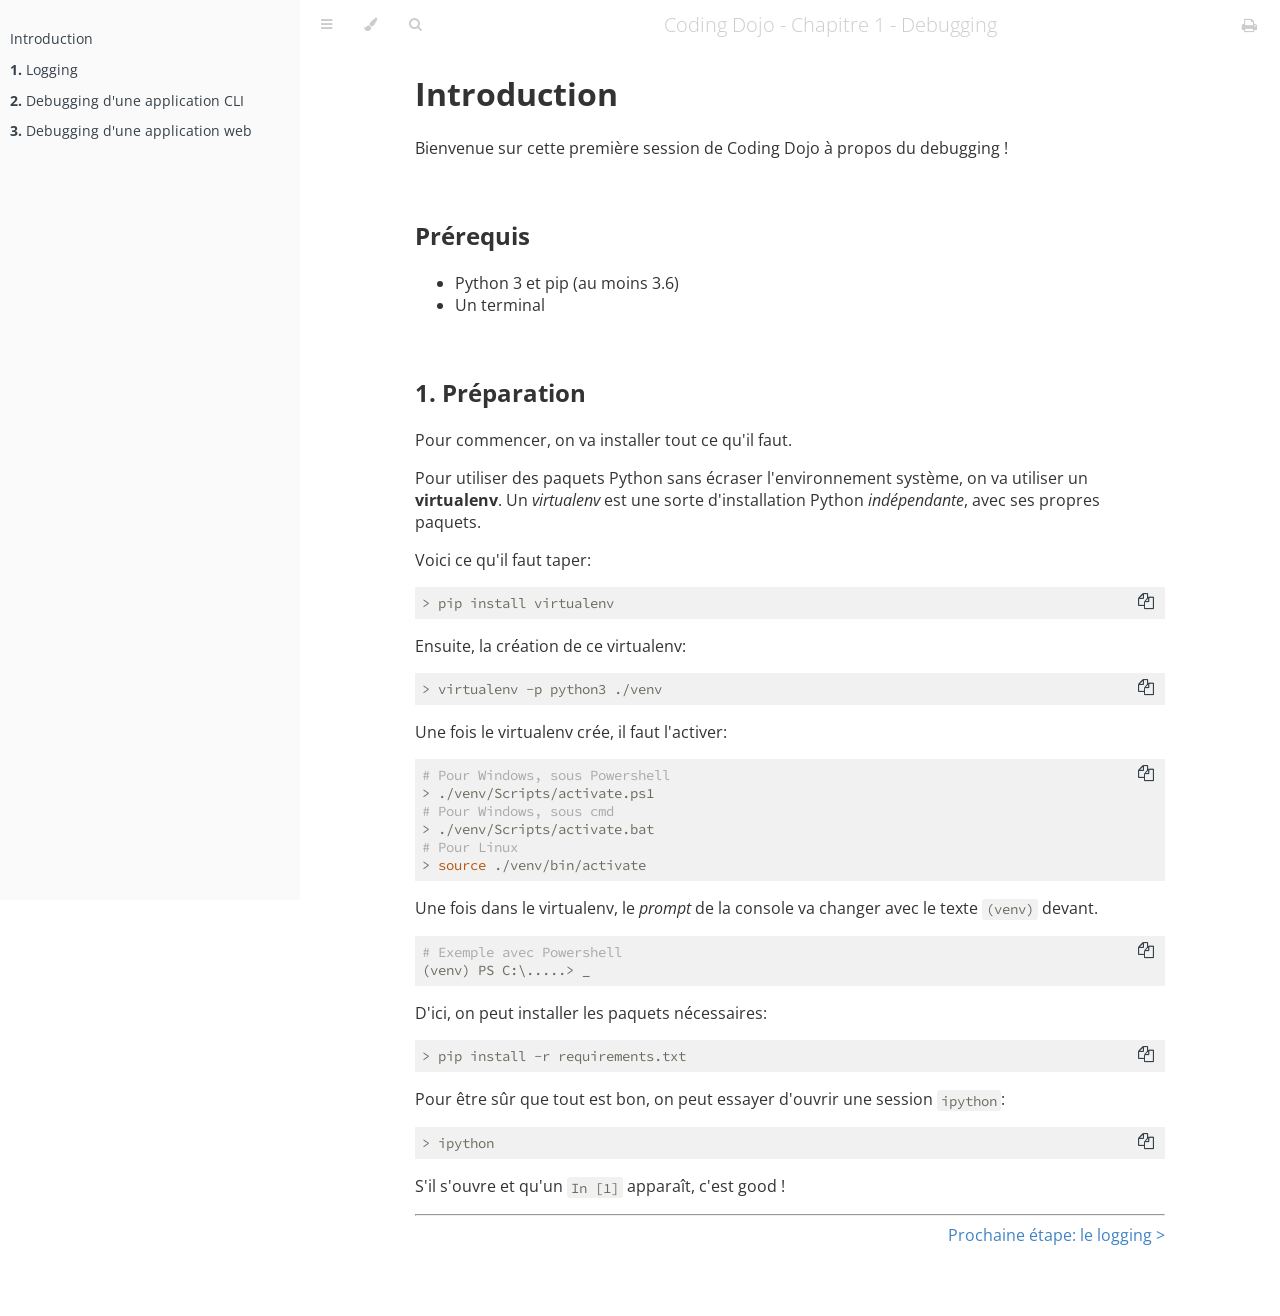
<file: guide/index.html>
<!DOCTYPE HTML>
<html lang="en" class="sidebar-visible no-js">
    <head>
        <!-- Book generated using mdBook -->
        <meta charset="UTF-8">
        <title>Introduction - Coding Dojo - Chapitre 1 - Debugging</title>
        <meta content="text/html; charset=utf-8" http-equiv="Content-Type">
        <meta name="description" content="Debugging!">
        <meta name="viewport" content="width=device-width, initial-scale=1">
        <meta name="theme-color" content="#ffffff" />

        <link rel="shortcut icon" href="favicon.png">
        <link rel="stylesheet" href="css/variables.css">
        <link rel="stylesheet" href="css/general.css">
        <link rel="stylesheet" href="css/chrome.css">
        <link rel="stylesheet" href="css/print.css" media="print">

        <!-- Fonts -->
        <link rel="stylesheet" href="FontAwesome/css/font-awesome.css">
        <link href="https://fonts.googleapis.com/css?family=Open+Sans:300italic,400italic,600italic,700italic,800italic,400,300,600,700,800" rel="stylesheet" type="text/css">
        <link href="https://fonts.googleapis.com/css?family=Source+Code+Pro:500" rel="stylesheet" type="text/css">

        <!-- Highlight.js Stylesheets -->
        <link rel="stylesheet" href="highlight.css">
        <link rel="stylesheet" href="tomorrow-night.css">
        <link rel="stylesheet" href="ayu-highlight.css">

        <!-- Custom theme stylesheets -->
        

        
    </head>
    <body class="light">
        <!-- Provide site root to javascript -->
        <script type="text/javascript">var path_to_root = "";</script>

        <!-- Work around some values being stored in localStorage wrapped in quotes -->
        <script type="text/javascript">
            try {
                var theme = localStorage.getItem('mdbook-theme');
                var sidebar = localStorage.getItem('mdbook-sidebar');

                if (theme.startsWith('"') && theme.endsWith('"')) {
                    localStorage.setItem('mdbook-theme', theme.slice(1, theme.length - 1));
                }

                if (sidebar.startsWith('"') && sidebar.endsWith('"')) {
                    localStorage.setItem('mdbook-sidebar', sidebar.slice(1, sidebar.length - 1));
                }
            } catch (e) { }
        </script>

        <!-- Set the theme before any content is loaded, prevents flash -->
        <script type="text/javascript">
            var theme;
            try { theme = localStorage.getItem('mdbook-theme'); } catch(e) { } 
            if (theme === null || theme === undefined) { theme = 'light'; }
            document.body.className = theme;
            document.querySelector('html').className = theme + ' js';
        </script>

        <!-- Hide / unhide sidebar before it is displayed -->
        <script type="text/javascript">
            var html = document.querySelector('html');
            var sidebar = 'hidden';
            if (document.body.clientWidth >= 1080) {
                try { sidebar = localStorage.getItem('mdbook-sidebar'); } catch(e) { }
                sidebar = sidebar || 'visible';
            }
            html.classList.remove('sidebar-visible');
            html.classList.add("sidebar-" + sidebar);
        </script>

        <nav id="sidebar" class="sidebar" aria-label="Table of contents">
            <ol class="chapter"><li class="affix"><a href="0-INTRODUCTION.html">Introduction</a></li><li><a href="1-LOGGING.html"><strong aria-hidden="true">1.</strong> Logging</a></li><li><a href="2-DEBUGGING-CLI.html"><strong aria-hidden="true">2.</strong> Debugging d'une application CLI</a></li><li><a href="3-DEBUGGING-WEB.html"><strong aria-hidden="true">3.</strong> Debugging d'une application web</a></li></ol>
        </nav>

        <div id="page-wrapper" class="page-wrapper">

            <div class="page">
                
                <div id="menu-bar" class="menu-bar">
                    <div id="menu-bar-sticky-container">
                        <div class="left-buttons">
                            <button id="sidebar-toggle" class="icon-button" type="button" title="Toggle Table of Contents" aria-label="Toggle Table of Contents" aria-controls="sidebar">
                                <i class="fa fa-bars"></i>
                            </button>
                            <button id="theme-toggle" class="icon-button" type="button" title="Change theme" aria-label="Change theme" aria-haspopup="true" aria-expanded="false" aria-controls="theme-list">
                                <i class="fa fa-paint-brush"></i>
                            </button>
                            <ul id="theme-list" class="theme-popup" aria-label="Themes" role="menu">
                                <li role="none"><button role="menuitem" class="theme" id="light">Light <span class="default">(default)</span></button></li>
                                <li role="none"><button role="menuitem" class="theme" id="rust">Rust</button></li>
                                <li role="none"><button role="menuitem" class="theme" id="coal">Coal</button></li>
                                <li role="none"><button role="menuitem" class="theme" id="navy">Navy</button></li>
                                <li role="none"><button role="menuitem" class="theme" id="ayu">Ayu</button></li>
                            </ul>
                            
                            <button id="search-toggle" class="icon-button" type="button" title="Search. (Shortkey: s)" aria-label="Toggle Searchbar" aria-expanded="false" aria-keyshortcuts="S" aria-controls="searchbar">
                                <i class="fa fa-search"></i>
                            </button>
                            
                        </div>

                        <h1 class="menu-title">Coding Dojo - Chapitre 1 - Debugging</h1> 

                        <div class="right-buttons">
                            <a href="print.html" title="Print this book" aria-label="Print this book">
                                <i id="print-button" class="fa fa-print"></i>
                            </a>
                        </div>
                    </div>
                </div>

                
                <div id="search-wrapper" class="hidden">
                    <form id="searchbar-outer" class="searchbar-outer">
                        <input type="search" name="search" id="searchbar" name="searchbar" placeholder="Search this book ..." aria-controls="searchresults-outer" aria-describedby="searchresults-header">
                    </form>
                    <div id="searchresults-outer" class="searchresults-outer hidden">
                        <div id="searchresults-header" class="searchresults-header"></div>
                        <ul id="searchresults">
                        </ul>
                    </div>
                </div>
                

                <!-- Apply ARIA attributes after the sidebar and the sidebar toggle button are added to the DOM -->
                <script type="text/javascript">
                    document.getElementById('sidebar-toggle').setAttribute('aria-expanded', sidebar === 'visible');
                    document.getElementById('sidebar').setAttribute('aria-hidden', sidebar !== 'visible');
                    Array.from(document.querySelectorAll('#sidebar a')).forEach(function(link) {
                        link.setAttribute('tabIndex', sidebar === 'visible' ? 0 : -1);
                    });
                </script>

                <div id="content" class="content">
                    <main>
                        <a class="header" href="#introduction" id="introduction"><h1>Introduction</h1></a>
<p>Bienvenue sur cette première session de Coding Dojo à propos du debugging !</p>
<a class="header" href="#prérequis" id="prérequis"><h2>Prérequis</h2></a>
<ul>
<li>Python 3 et pip (au moins 3.6)</li>
<li>Un terminal</li>
</ul>
<a class="header" href="#a1-préparation" id="a1-préparation"><h2>1. Préparation</h2></a>
<p>Pour commencer, on va installer tout ce qu'il faut.</p>
<p>Pour utiliser des paquets Python sans écraser l'environnement système, on va utiliser un <strong>virtualenv</strong>.
Un <em>virtualenv</em> est une sorte d'installation Python <em>indépendante</em>, avec ses propres paquets.</p>
<p>Voici ce qu'il faut taper:</p>
<pre><code class="language-bash">&gt; pip install virtualenv
</code></pre>
<p>Ensuite, la création de ce virtualenv:</p>
<pre><code class="language-bash">&gt; virtualenv -p python3 ./venv
</code></pre>
<p>Une fois le virtualenv crée, il faut l'activer:</p>
<pre><code class="language-bash"># Pour Windows, sous Powershell
&gt; ./venv/Scripts/activate.ps1
# Pour Windows, sous cmd
&gt; ./venv/Scripts/activate.bat
# Pour Linux
&gt; source ./venv/bin/activate
</code></pre>
<p>Une fois dans le virtualenv, le <em>prompt</em> de la console va changer avec le texte <code>(venv)</code> devant.</p>
<pre><code class="language-bash"># Exemple avec Powershell
(venv) PS C:\.....&gt; _
</code></pre>
<p>D'ici, on peut installer les paquets nécessaires:</p>
<pre><code class="language-bash">&gt; pip install -r requirements.txt
</code></pre>
<p>Pour être sûr que tout est bon, on peut essayer d'ouvrir une session <code>ipython</code>:</p>
<pre><code class="language-bash">&gt; ipython
</code></pre>
<p>S'il s'ouvre et qu'un <code>In [1]</code> apparaît, c'est good !</p>
<hr />
<div style="float: right">
    <a href="./1-LOGGING.html">Prochaine étape: le logging ></a>
</div>

                    </main>

                    <nav class="nav-wrapper" aria-label="Page navigation">
                        <!-- Mobile navigation buttons -->
                        

                        

                        <div style="clear: both"></div>
                    </nav>
                </div>
            </div>

            <nav class="nav-wide-wrapper" aria-label="Page navigation">
                

                
            </nav>

        </div>

        

        

        

        
        <script src="elasticlunr.min.js" type="text/javascript" charset="utf-8"></script>
        <script src="mark.min.js" type="text/javascript" charset="utf-8"></script>
        <script src="searcher.js" type="text/javascript" charset="utf-8"></script>
        

        <script src="clipboard.min.js" type="text/javascript" charset="utf-8"></script>
        <script src="highlight.js" type="text/javascript" charset="utf-8"></script>
        <script src="book.js" type="text/javascript" charset="utf-8"></script>

        <!-- Custom JS scripts -->
        

        

    </body>
</html>
</file>
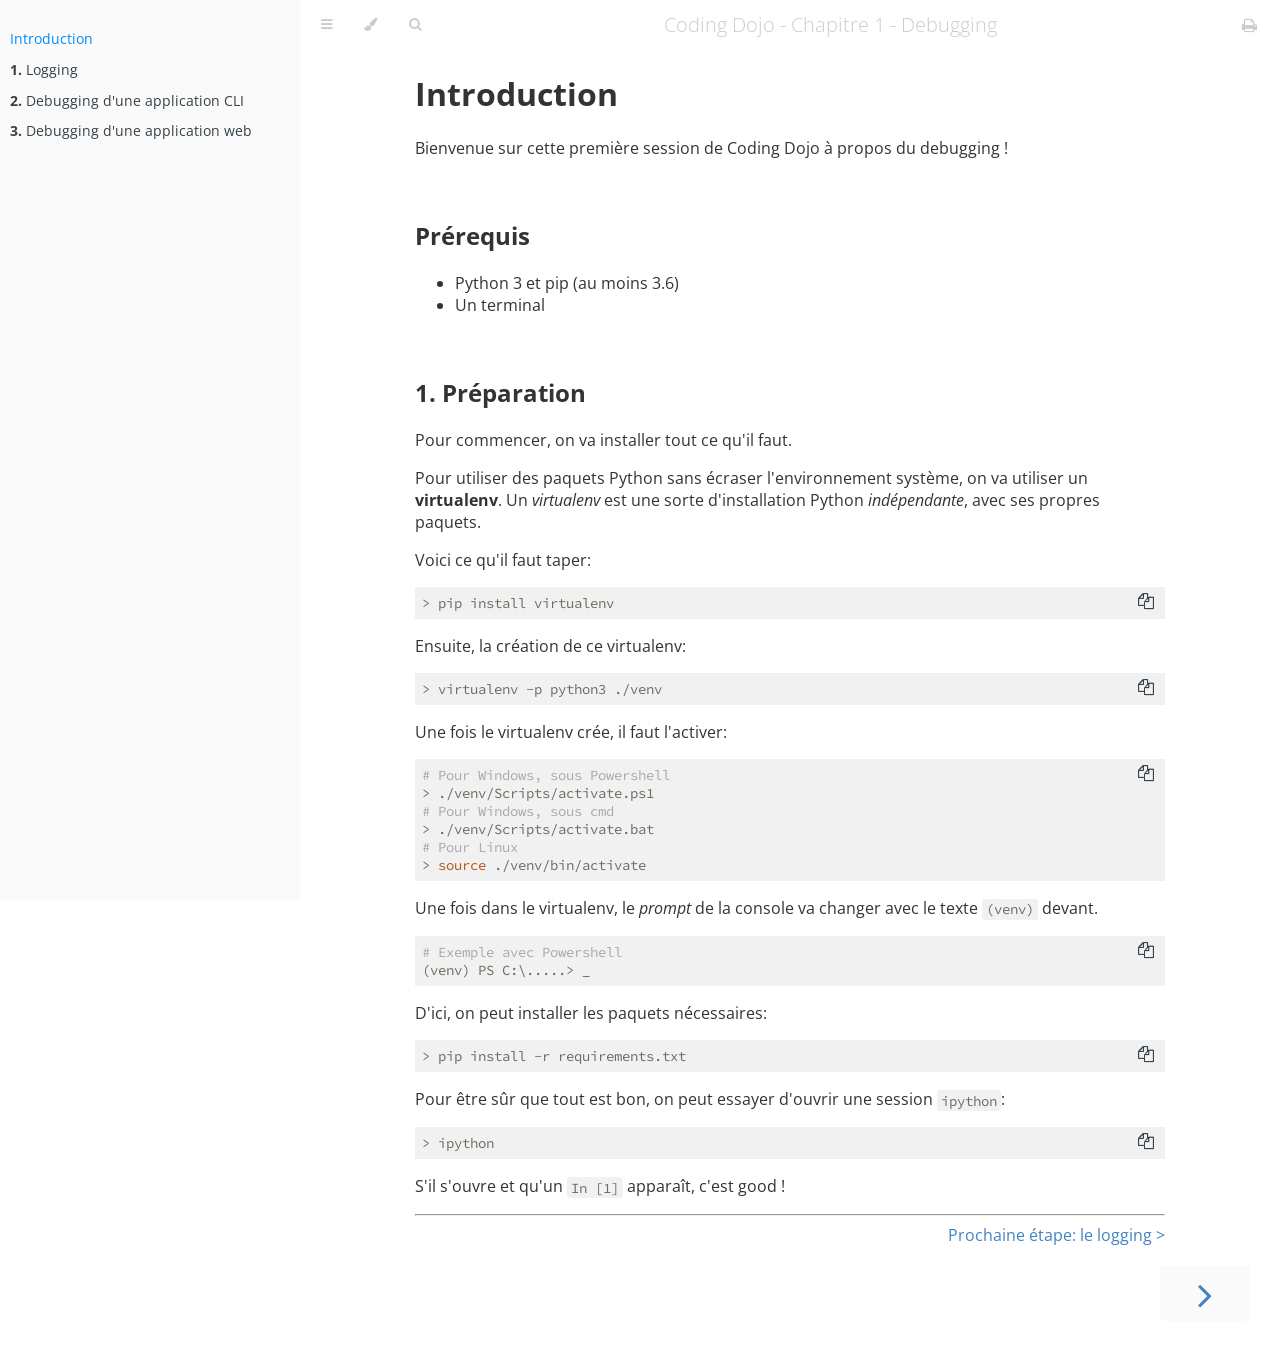
<file: guide/0-INTRODUCTION.html>
<!DOCTYPE HTML>
<html lang="en" class="sidebar-visible no-js">
    <head>
        <!-- Book generated using mdBook -->
        <meta charset="UTF-8">
        <title>Introduction - Coding Dojo - Chapitre 1 - Debugging</title>
        <meta content="text/html; charset=utf-8" http-equiv="Content-Type">
        <meta name="description" content="Debugging!">
        <meta name="viewport" content="width=device-width, initial-scale=1">
        <meta name="theme-color" content="#ffffff" />

        <link rel="shortcut icon" href="favicon.png">
        <link rel="stylesheet" href="css/variables.css">
        <link rel="stylesheet" href="css/general.css">
        <link rel="stylesheet" href="css/chrome.css">
        <link rel="stylesheet" href="css/print.css" media="print">

        <!-- Fonts -->
        <link rel="stylesheet" href="FontAwesome/css/font-awesome.css">
        <link href="https://fonts.googleapis.com/css?family=Open+Sans:300italic,400italic,600italic,700italic,800italic,400,300,600,700,800" rel="stylesheet" type="text/css">
        <link href="https://fonts.googleapis.com/css?family=Source+Code+Pro:500" rel="stylesheet" type="text/css">

        <!-- Highlight.js Stylesheets -->
        <link rel="stylesheet" href="highlight.css">
        <link rel="stylesheet" href="tomorrow-night.css">
        <link rel="stylesheet" href="ayu-highlight.css">

        <!-- Custom theme stylesheets -->
        

        
    </head>
    <body class="light">
        <!-- Provide site root to javascript -->
        <script type="text/javascript">var path_to_root = "";</script>

        <!-- Work around some values being stored in localStorage wrapped in quotes -->
        <script type="text/javascript">
            try {
                var theme = localStorage.getItem('mdbook-theme');
                var sidebar = localStorage.getItem('mdbook-sidebar');

                if (theme.startsWith('"') && theme.endsWith('"')) {
                    localStorage.setItem('mdbook-theme', theme.slice(1, theme.length - 1));
                }

                if (sidebar.startsWith('"') && sidebar.endsWith('"')) {
                    localStorage.setItem('mdbook-sidebar', sidebar.slice(1, sidebar.length - 1));
                }
            } catch (e) { }
        </script>

        <!-- Set the theme before any content is loaded, prevents flash -->
        <script type="text/javascript">
            var theme;
            try { theme = localStorage.getItem('mdbook-theme'); } catch(e) { } 
            if (theme === null || theme === undefined) { theme = 'light'; }
            document.body.className = theme;
            document.querySelector('html').className = theme + ' js';
        </script>

        <!-- Hide / unhide sidebar before it is displayed -->
        <script type="text/javascript">
            var html = document.querySelector('html');
            var sidebar = 'hidden';
            if (document.body.clientWidth >= 1080) {
                try { sidebar = localStorage.getItem('mdbook-sidebar'); } catch(e) { }
                sidebar = sidebar || 'visible';
            }
            html.classList.remove('sidebar-visible');
            html.classList.add("sidebar-" + sidebar);
        </script>

        <nav id="sidebar" class="sidebar" aria-label="Table of contents">
            <ol class="chapter"><li class="affix"><a href="0-INTRODUCTION.html" class="active">Introduction</a></li><li><a href="1-LOGGING.html"><strong aria-hidden="true">1.</strong> Logging</a></li><li><a href="2-DEBUGGING-CLI.html"><strong aria-hidden="true">2.</strong> Debugging d'une application CLI</a></li><li><a href="3-DEBUGGING-WEB.html"><strong aria-hidden="true">3.</strong> Debugging d'une application web</a></li></ol>
        </nav>

        <div id="page-wrapper" class="page-wrapper">

            <div class="page">
                
                <div id="menu-bar" class="menu-bar">
                    <div id="menu-bar-sticky-container">
                        <div class="left-buttons">
                            <button id="sidebar-toggle" class="icon-button" type="button" title="Toggle Table of Contents" aria-label="Toggle Table of Contents" aria-controls="sidebar">
                                <i class="fa fa-bars"></i>
                            </button>
                            <button id="theme-toggle" class="icon-button" type="button" title="Change theme" aria-label="Change theme" aria-haspopup="true" aria-expanded="false" aria-controls="theme-list">
                                <i class="fa fa-paint-brush"></i>
                            </button>
                            <ul id="theme-list" class="theme-popup" aria-label="Themes" role="menu">
                                <li role="none"><button role="menuitem" class="theme" id="light">Light <span class="default">(default)</span></button></li>
                                <li role="none"><button role="menuitem" class="theme" id="rust">Rust</button></li>
                                <li role="none"><button role="menuitem" class="theme" id="coal">Coal</button></li>
                                <li role="none"><button role="menuitem" class="theme" id="navy">Navy</button></li>
                                <li role="none"><button role="menuitem" class="theme" id="ayu">Ayu</button></li>
                            </ul>
                            
                            <button id="search-toggle" class="icon-button" type="button" title="Search. (Shortkey: s)" aria-label="Toggle Searchbar" aria-expanded="false" aria-keyshortcuts="S" aria-controls="searchbar">
                                <i class="fa fa-search"></i>
                            </button>
                            
                        </div>

                        <h1 class="menu-title">Coding Dojo - Chapitre 1 - Debugging</h1> 

                        <div class="right-buttons">
                            <a href="print.html" title="Print this book" aria-label="Print this book">
                                <i id="print-button" class="fa fa-print"></i>
                            </a>
                        </div>
                    </div>
                </div>

                
                <div id="search-wrapper" class="hidden">
                    <form id="searchbar-outer" class="searchbar-outer">
                        <input type="search" name="search" id="searchbar" name="searchbar" placeholder="Search this book ..." aria-controls="searchresults-outer" aria-describedby="searchresults-header">
                    </form>
                    <div id="searchresults-outer" class="searchresults-outer hidden">
                        <div id="searchresults-header" class="searchresults-header"></div>
                        <ul id="searchresults">
                        </ul>
                    </div>
                </div>
                

                <!-- Apply ARIA attributes after the sidebar and the sidebar toggle button are added to the DOM -->
                <script type="text/javascript">
                    document.getElementById('sidebar-toggle').setAttribute('aria-expanded', sidebar === 'visible');
                    document.getElementById('sidebar').setAttribute('aria-hidden', sidebar !== 'visible');
                    Array.from(document.querySelectorAll('#sidebar a')).forEach(function(link) {
                        link.setAttribute('tabIndex', sidebar === 'visible' ? 0 : -1);
                    });
                </script>

                <div id="content" class="content">
                    <main>
                        <a class="header" href="#introduction" id="introduction"><h1>Introduction</h1></a>
<p>Bienvenue sur cette première session de Coding Dojo à propos du debugging !</p>
<a class="header" href="#prérequis" id="prérequis"><h2>Prérequis</h2></a>
<ul>
<li>Python 3 et pip (au moins 3.6)</li>
<li>Un terminal</li>
</ul>
<a class="header" href="#a1-préparation" id="a1-préparation"><h2>1. Préparation</h2></a>
<p>Pour commencer, on va installer tout ce qu'il faut.</p>
<p>Pour utiliser des paquets Python sans écraser l'environnement système, on va utiliser un <strong>virtualenv</strong>.
Un <em>virtualenv</em> est une sorte d'installation Python <em>indépendante</em>, avec ses propres paquets.</p>
<p>Voici ce qu'il faut taper:</p>
<pre><code class="language-bash">&gt; pip install virtualenv
</code></pre>
<p>Ensuite, la création de ce virtualenv:</p>
<pre><code class="language-bash">&gt; virtualenv -p python3 ./venv
</code></pre>
<p>Une fois le virtualenv crée, il faut l'activer:</p>
<pre><code class="language-bash"># Pour Windows, sous Powershell
&gt; ./venv/Scripts/activate.ps1
# Pour Windows, sous cmd
&gt; ./venv/Scripts/activate.bat
# Pour Linux
&gt; source ./venv/bin/activate
</code></pre>
<p>Une fois dans le virtualenv, le <em>prompt</em> de la console va changer avec le texte <code>(venv)</code> devant.</p>
<pre><code class="language-bash"># Exemple avec Powershell
(venv) PS C:\.....&gt; _
</code></pre>
<p>D'ici, on peut installer les paquets nécessaires:</p>
<pre><code class="language-bash">&gt; pip install -r requirements.txt
</code></pre>
<p>Pour être sûr que tout est bon, on peut essayer d'ouvrir une session <code>ipython</code>:</p>
<pre><code class="language-bash">&gt; ipython
</code></pre>
<p>S'il s'ouvre et qu'un <code>In [1]</code> apparaît, c'est good !</p>
<hr />
<div style="float: right">
    <a href="./1-LOGGING.html">Prochaine étape: le logging ></a>
</div>

                    </main>

                    <nav class="nav-wrapper" aria-label="Page navigation">
                        <!-- Mobile navigation buttons -->
                        

                        
                            <a rel="next" href="1-LOGGING.html" class="mobile-nav-chapters next" title="Next chapter" aria-label="Next chapter" aria-keyshortcuts="Right">
                                <i class="fa fa-angle-right"></i>
                            </a>
                        

                        <div style="clear: both"></div>
                    </nav>
                </div>
            </div>

            <nav class="nav-wide-wrapper" aria-label="Page navigation">
                

                
                    <a href="1-LOGGING.html" class="nav-chapters next" title="Next chapter" aria-label="Next chapter" aria-keyshortcuts="Right">
                        <i class="fa fa-angle-right"></i>
                    </a>
                
            </nav>

        </div>

        

        

        

        
        <script src="elasticlunr.min.js" type="text/javascript" charset="utf-8"></script>
        <script src="mark.min.js" type="text/javascript" charset="utf-8"></script>
        <script src="searcher.js" type="text/javascript" charset="utf-8"></script>
        

        <script src="clipboard.min.js" type="text/javascript" charset="utf-8"></script>
        <script src="highlight.js" type="text/javascript" charset="utf-8"></script>
        <script src="book.js" type="text/javascript" charset="utf-8"></script>

        <!-- Custom JS scripts -->
        

        

    </body>
</html>
</file>
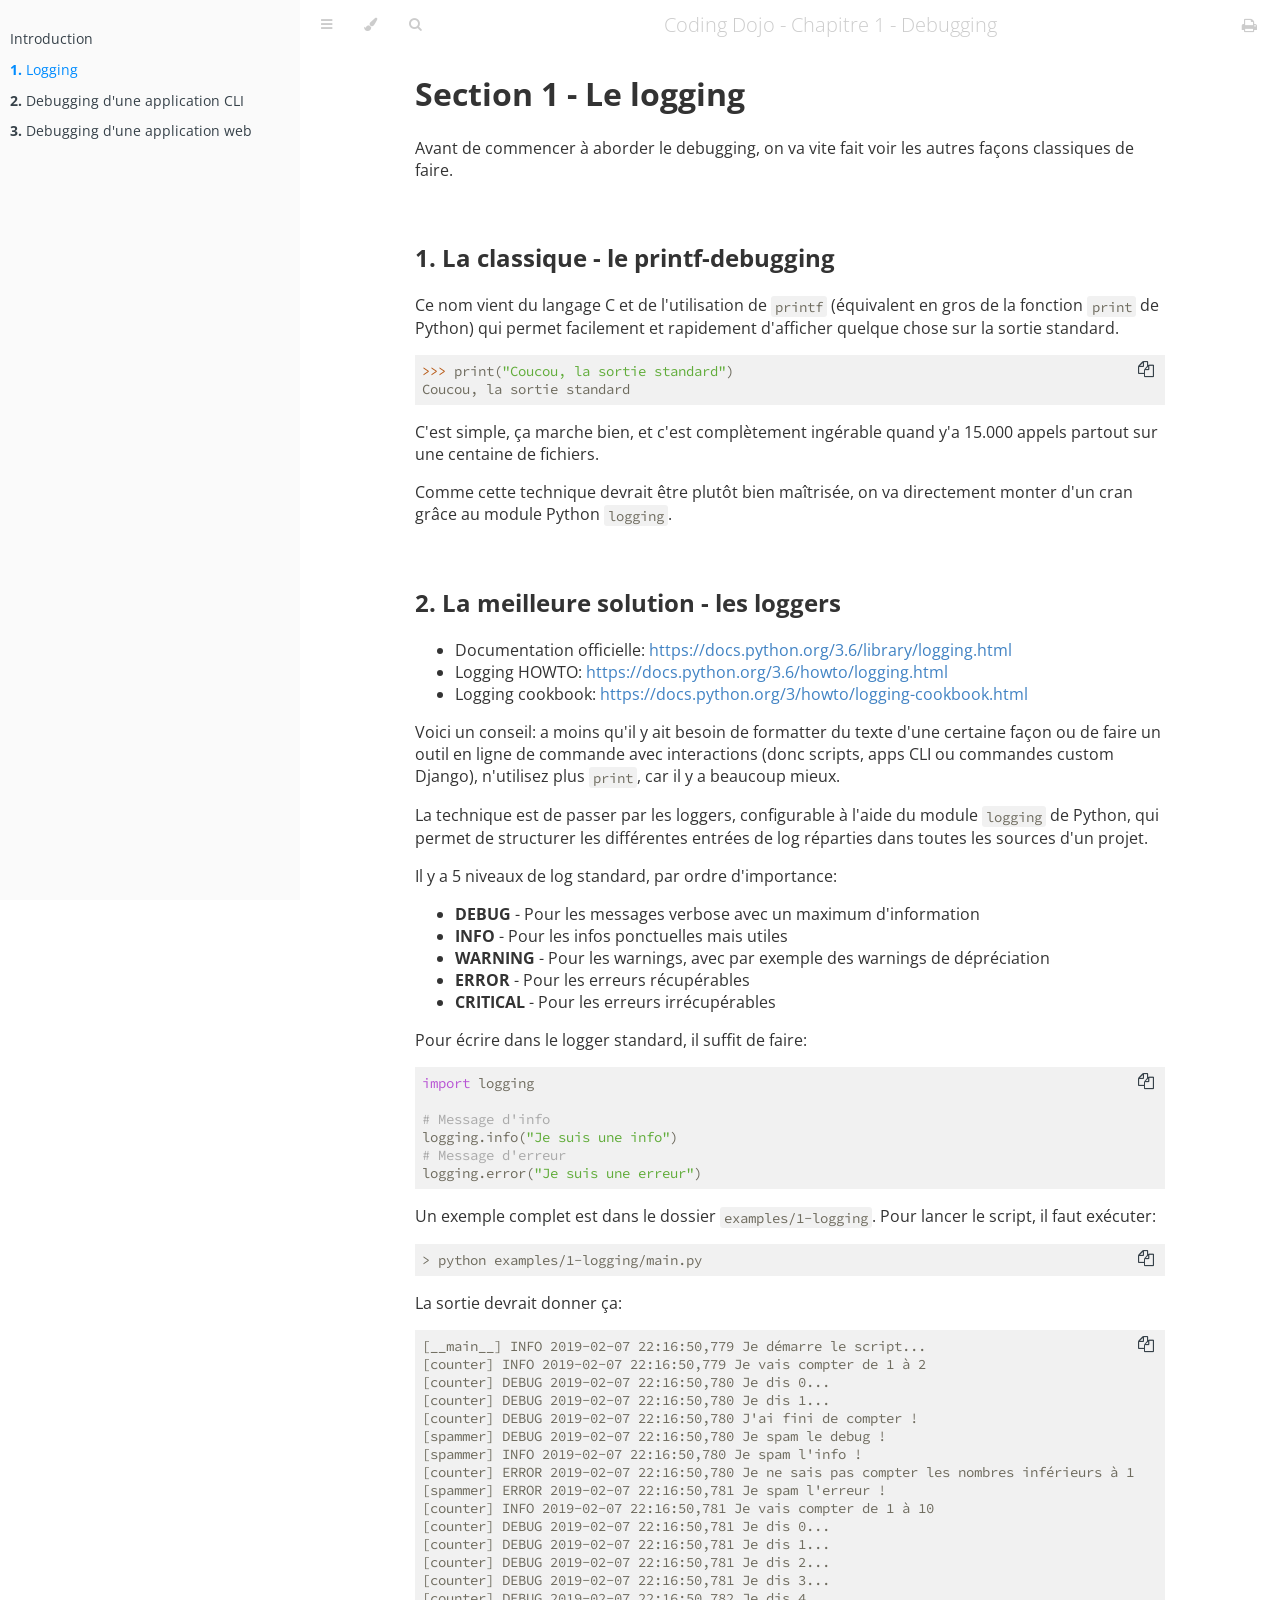
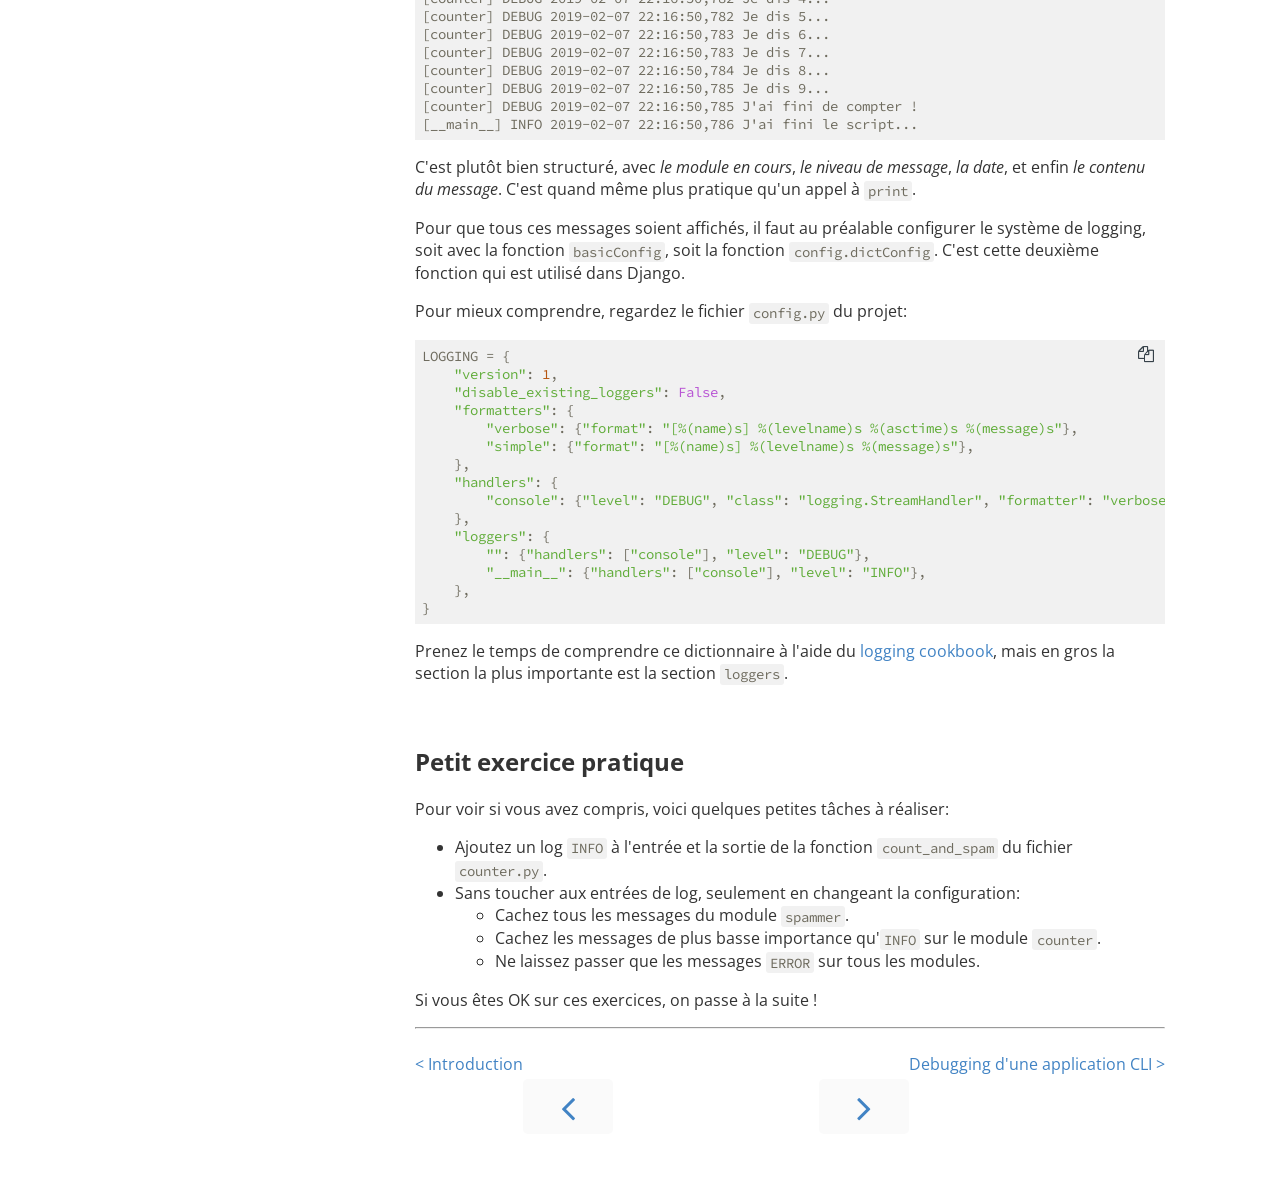
<file: guide/1-LOGGING.html>
<!DOCTYPE HTML>
<html lang="en" class="sidebar-visible no-js">
    <head>
        <!-- Book generated using mdBook -->
        <meta charset="UTF-8">
        <title>Logging - Coding Dojo - Chapitre 1 - Debugging</title>
        <meta content="text/html; charset=utf-8" http-equiv="Content-Type">
        <meta name="description" content="Debugging!">
        <meta name="viewport" content="width=device-width, initial-scale=1">
        <meta name="theme-color" content="#ffffff" />

        <link rel="shortcut icon" href="favicon.png">
        <link rel="stylesheet" href="css/variables.css">
        <link rel="stylesheet" href="css/general.css">
        <link rel="stylesheet" href="css/chrome.css">
        <link rel="stylesheet" href="css/print.css" media="print">

        <!-- Fonts -->
        <link rel="stylesheet" href="FontAwesome/css/font-awesome.css">
        <link href="https://fonts.googleapis.com/css?family=Open+Sans:300italic,400italic,600italic,700italic,800italic,400,300,600,700,800" rel="stylesheet" type="text/css">
        <link href="https://fonts.googleapis.com/css?family=Source+Code+Pro:500" rel="stylesheet" type="text/css">

        <!-- Highlight.js Stylesheets -->
        <link rel="stylesheet" href="highlight.css">
        <link rel="stylesheet" href="tomorrow-night.css">
        <link rel="stylesheet" href="ayu-highlight.css">

        <!-- Custom theme stylesheets -->
        

        
    </head>
    <body class="light">
        <!-- Provide site root to javascript -->
        <script type="text/javascript">var path_to_root = "";</script>

        <!-- Work around some values being stored in localStorage wrapped in quotes -->
        <script type="text/javascript">
            try {
                var theme = localStorage.getItem('mdbook-theme');
                var sidebar = localStorage.getItem('mdbook-sidebar');

                if (theme.startsWith('"') && theme.endsWith('"')) {
                    localStorage.setItem('mdbook-theme', theme.slice(1, theme.length - 1));
                }

                if (sidebar.startsWith('"') && sidebar.endsWith('"')) {
                    localStorage.setItem('mdbook-sidebar', sidebar.slice(1, sidebar.length - 1));
                }
            } catch (e) { }
        </script>

        <!-- Set the theme before any content is loaded, prevents flash -->
        <script type="text/javascript">
            var theme;
            try { theme = localStorage.getItem('mdbook-theme'); } catch(e) { } 
            if (theme === null || theme === undefined) { theme = 'light'; }
            document.body.className = theme;
            document.querySelector('html').className = theme + ' js';
        </script>

        <!-- Hide / unhide sidebar before it is displayed -->
        <script type="text/javascript">
            var html = document.querySelector('html');
            var sidebar = 'hidden';
            if (document.body.clientWidth >= 1080) {
                try { sidebar = localStorage.getItem('mdbook-sidebar'); } catch(e) { }
                sidebar = sidebar || 'visible';
            }
            html.classList.remove('sidebar-visible');
            html.classList.add("sidebar-" + sidebar);
        </script>

        <nav id="sidebar" class="sidebar" aria-label="Table of contents">
            <ol class="chapter"><li class="affix"><a href="0-INTRODUCTION.html">Introduction</a></li><li><a href="1-LOGGING.html" class="active"><strong aria-hidden="true">1.</strong> Logging</a></li><li><a href="2-DEBUGGING-CLI.html"><strong aria-hidden="true">2.</strong> Debugging d'une application CLI</a></li><li><a href="3-DEBUGGING-WEB.html"><strong aria-hidden="true">3.</strong> Debugging d'une application web</a></li></ol>
        </nav>

        <div id="page-wrapper" class="page-wrapper">

            <div class="page">
                
                <div id="menu-bar" class="menu-bar">
                    <div id="menu-bar-sticky-container">
                        <div class="left-buttons">
                            <button id="sidebar-toggle" class="icon-button" type="button" title="Toggle Table of Contents" aria-label="Toggle Table of Contents" aria-controls="sidebar">
                                <i class="fa fa-bars"></i>
                            </button>
                            <button id="theme-toggle" class="icon-button" type="button" title="Change theme" aria-label="Change theme" aria-haspopup="true" aria-expanded="false" aria-controls="theme-list">
                                <i class="fa fa-paint-brush"></i>
                            </button>
                            <ul id="theme-list" class="theme-popup" aria-label="Themes" role="menu">
                                <li role="none"><button role="menuitem" class="theme" id="light">Light <span class="default">(default)</span></button></li>
                                <li role="none"><button role="menuitem" class="theme" id="rust">Rust</button></li>
                                <li role="none"><button role="menuitem" class="theme" id="coal">Coal</button></li>
                                <li role="none"><button role="menuitem" class="theme" id="navy">Navy</button></li>
                                <li role="none"><button role="menuitem" class="theme" id="ayu">Ayu</button></li>
                            </ul>
                            
                            <button id="search-toggle" class="icon-button" type="button" title="Search. (Shortkey: s)" aria-label="Toggle Searchbar" aria-expanded="false" aria-keyshortcuts="S" aria-controls="searchbar">
                                <i class="fa fa-search"></i>
                            </button>
                            
                        </div>

                        <h1 class="menu-title">Coding Dojo - Chapitre 1 - Debugging</h1> 

                        <div class="right-buttons">
                            <a href="print.html" title="Print this book" aria-label="Print this book">
                                <i id="print-button" class="fa fa-print"></i>
                            </a>
                        </div>
                    </div>
                </div>

                
                <div id="search-wrapper" class="hidden">
                    <form id="searchbar-outer" class="searchbar-outer">
                        <input type="search" name="search" id="searchbar" name="searchbar" placeholder="Search this book ..." aria-controls="searchresults-outer" aria-describedby="searchresults-header">
                    </form>
                    <div id="searchresults-outer" class="searchresults-outer hidden">
                        <div id="searchresults-header" class="searchresults-header"></div>
                        <ul id="searchresults">
                        </ul>
                    </div>
                </div>
                

                <!-- Apply ARIA attributes after the sidebar and the sidebar toggle button are added to the DOM -->
                <script type="text/javascript">
                    document.getElementById('sidebar-toggle').setAttribute('aria-expanded', sidebar === 'visible');
                    document.getElementById('sidebar').setAttribute('aria-hidden', sidebar !== 'visible');
                    Array.from(document.querySelectorAll('#sidebar a')).forEach(function(link) {
                        link.setAttribute('tabIndex', sidebar === 'visible' ? 0 : -1);
                    });
                </script>

                <div id="content" class="content">
                    <main>
                        <a class="header" href="#section-1---le-logging" id="section-1---le-logging"><h1>Section 1 - Le logging</h1></a>
<p>Avant de commencer à aborder le debugging, on va vite fait voir les autres façons classiques de faire.</p>
<a class="header" href="#a1-la-classique---le-printf-debugging" id="a1-la-classique---le-printf-debugging"><h2>1. La classique - le printf-debugging</h2></a>
<p>Ce nom vient du langage C et de l'utilisation de <code>printf</code> (équivalent en gros de la fonction <code>print</code> de Python) qui permet facilement et rapidement d'afficher quelque chose sur la sortie standard.</p>
<pre><code class="language-python">&gt;&gt;&gt; print(&quot;Coucou, la sortie standard&quot;)
Coucou, la sortie standard
</code></pre>
<p>C'est simple, ça marche bien, et c'est complètement ingérable quand y'a 15.000 appels partout sur une centaine de fichiers.</p>
<p>Comme cette technique devrait être plutôt bien maîtrisée, on va directement monter d'un cran grâce au module Python <code>logging</code>.</p>
<a class="header" href="#a2-la-meilleure-solution---les-loggers" id="a2-la-meilleure-solution---les-loggers"><h2>2. La meilleure solution - les loggers</h2></a>
<ul>
<li>Documentation officielle: <a href="https://docs.python.org/3.6/library/logging.html">https://docs.python.org/3.6/library/logging.html</a></li>
<li>Logging HOWTO: <a href="https://docs.python.org/3.6/howto/logging.html">https://docs.python.org/3.6/howto/logging.html</a></li>
<li>Logging cookbook: <a href="https://docs.python.org/3/howto/logging-cookbook.html">https://docs.python.org/3/howto/logging-cookbook.html</a></li>
</ul>
<p>Voici un conseil: a moins qu'il y ait besoin de formatter du texte d'une certaine façon ou de faire un outil en ligne de commande avec interactions (donc scripts, apps CLI ou commandes custom Django), n'utilisez plus <code>print</code>, car il y a beaucoup mieux.</p>
<p>La technique est de passer par les loggers, configurable à l'aide du module <code>logging</code> de Python, qui permet de structurer les différentes entrées de log réparties dans toutes les sources d'un projet.</p>
<p>Il y a 5 niveaux de log standard, par ordre d'importance:</p>
<ul>
<li><strong>DEBUG</strong> - Pour les messages verbose avec un maximum d'information</li>
<li><strong>INFO</strong> - Pour les infos ponctuelles mais utiles</li>
<li><strong>WARNING</strong> - Pour les warnings, avec par exemple des warnings de dépréciation</li>
<li><strong>ERROR</strong> - Pour les erreurs récupérables</li>
<li><strong>CRITICAL</strong> - Pour les erreurs irrécupérables</li>
</ul>
<p>Pour écrire dans le logger standard, il suffit de faire:</p>
<pre><code class="language-python">import logging

# Message d'info
logging.info(&quot;Je suis une info&quot;)
# Message d'erreur
logging.error(&quot;Je suis une erreur&quot;)
</code></pre>
<p>Un exemple complet est dans le dossier <code>examples/1-logging</code>. Pour lancer le script, il faut exécuter:</p>
<pre><code class="language-bash">&gt; python examples/1-logging/main.py
</code></pre>
<p>La sortie devrait donner ça:</p>
<pre><code class="language-text">[__main__] INFO 2019-02-07 22:16:50,779 Je démarre le script...
[counter] INFO 2019-02-07 22:16:50,779 Je vais compter de 1 à 2
[counter] DEBUG 2019-02-07 22:16:50,780 Je dis 0...
[counter] DEBUG 2019-02-07 22:16:50,780 Je dis 1...
[counter] DEBUG 2019-02-07 22:16:50,780 J'ai fini de compter !
[spammer] DEBUG 2019-02-07 22:16:50,780 Je spam le debug !
[spammer] INFO 2019-02-07 22:16:50,780 Je spam l'info !
[counter] ERROR 2019-02-07 22:16:50,780 Je ne sais pas compter les nombres inférieurs à 1
[spammer] ERROR 2019-02-07 22:16:50,781 Je spam l'erreur !
[counter] INFO 2019-02-07 22:16:50,781 Je vais compter de 1 à 10
[counter] DEBUG 2019-02-07 22:16:50,781 Je dis 0...
[counter] DEBUG 2019-02-07 22:16:50,781 Je dis 1...
[counter] DEBUG 2019-02-07 22:16:50,781 Je dis 2...
[counter] DEBUG 2019-02-07 22:16:50,781 Je dis 3...
[counter] DEBUG 2019-02-07 22:16:50,782 Je dis 4...
[counter] DEBUG 2019-02-07 22:16:50,782 Je dis 5...
[counter] DEBUG 2019-02-07 22:16:50,783 Je dis 6...
[counter] DEBUG 2019-02-07 22:16:50,783 Je dis 7...
[counter] DEBUG 2019-02-07 22:16:50,784 Je dis 8...
[counter] DEBUG 2019-02-07 22:16:50,785 Je dis 9...
[counter] DEBUG 2019-02-07 22:16:50,785 J'ai fini de compter !
[__main__] INFO 2019-02-07 22:16:50,786 J'ai fini le script...
</code></pre>
<p>C'est plutôt bien structuré, avec <em>le module en cours</em>, <em>le niveau de message</em>, <em>la date</em>, et enfin <em>le contenu du message</em>. C'est quand même plus pratique qu'un appel à <code>print</code>.</p>
<p>Pour que tous ces messages soient affichés, il faut au préalable configurer le système de logging, soit avec la fonction <code>basicConfig</code>, soit la fonction <code>config.dictConfig</code>. C'est cette deuxième fonction qui est utilisé dans Django.</p>
<p>Pour mieux comprendre, regardez le fichier <code>config.py</code> du projet:</p>
<pre><code class="language-python">LOGGING = {
    &quot;version&quot;: 1,
    &quot;disable_existing_loggers&quot;: False,
    &quot;formatters&quot;: {
        &quot;verbose&quot;: {&quot;format&quot;: &quot;[%(name)s] %(levelname)s %(asctime)s %(message)s&quot;},
        &quot;simple&quot;: {&quot;format&quot;: &quot;[%(name)s] %(levelname)s %(message)s&quot;},
    },
    &quot;handlers&quot;: {
        &quot;console&quot;: {&quot;level&quot;: &quot;DEBUG&quot;, &quot;class&quot;: &quot;logging.StreamHandler&quot;, &quot;formatter&quot;: &quot;verbose&quot;},
    },
    &quot;loggers&quot;: {
        &quot;&quot;: {&quot;handlers&quot;: [&quot;console&quot;], &quot;level&quot;: &quot;DEBUG&quot;},
        &quot;__main__&quot;: {&quot;handlers&quot;: [&quot;console&quot;], &quot;level&quot;: &quot;INFO&quot;},
    },
}
</code></pre>
<p>Prenez le temps de comprendre ce dictionnaire à l'aide du <a href="https://docs.python.org/3/howto/logging-cookbook.html">logging cookbook</a>, mais en gros la section la plus importante est la section <code>loggers</code>.</p>
<a class="header" href="#petit-exercice-pratique" id="petit-exercice-pratique"><h2>Petit exercice pratique</h2></a>
<p>Pour voir si vous avez compris, voici quelques petites tâches à réaliser:</p>
<ul>
<li>Ajoutez un log <code>INFO</code> à l'entrée et la sortie de la fonction <code>count_and_spam</code> du fichier <code>counter.py</code>.</li>
<li>Sans toucher aux entrées de log, seulement en changeant la configuration:
<ul>
<li>Cachez tous les messages du module <code>spammer</code>.</li>
<li>Cachez les messages de plus basse importance qu'<code>INFO</code> sur le module <code>counter</code>.</li>
<li>Ne laissez passer que les messages <code>ERROR</code> sur tous les modules.</li>
</ul>
</li>
</ul>
<p>Si vous êtes OK sur ces exercices, on passe à la suite !</p>
<hr />
<p style="float: left">
    <a href="./0-INTRODUCTION.html">< Introduction</a>
</p>
<p style="float: right">
    <a href="./2-DEBUGGING-CLI.html">Debugging d'une application CLI ></a>
</p>

                    </main>

                    <nav class="nav-wrapper" aria-label="Page navigation">
                        <!-- Mobile navigation buttons -->
                        
                            <a rel="prev" href="0-INTRODUCTION.html" class="mobile-nav-chapters previous" title="Previous chapter" aria-label="Previous chapter" aria-keyshortcuts="Left">
                                <i class="fa fa-angle-left"></i>
                            </a>
                        

                        
                            <a rel="next" href="2-DEBUGGING-CLI.html" class="mobile-nav-chapters next" title="Next chapter" aria-label="Next chapter" aria-keyshortcuts="Right">
                                <i class="fa fa-angle-right"></i>
                            </a>
                        

                        <div style="clear: both"></div>
                    </nav>
                </div>
            </div>

            <nav class="nav-wide-wrapper" aria-label="Page navigation">
                
                    <a href="0-INTRODUCTION.html" class="nav-chapters previous" title="Previous chapter" aria-label="Previous chapter" aria-keyshortcuts="Left">
                        <i class="fa fa-angle-left"></i>
                    </a>
                

                
                    <a href="2-DEBUGGING-CLI.html" class="nav-chapters next" title="Next chapter" aria-label="Next chapter" aria-keyshortcuts="Right">
                        <i class="fa fa-angle-right"></i>
                    </a>
                
            </nav>

        </div>

        

        

        

        
        <script src="elasticlunr.min.js" type="text/javascript" charset="utf-8"></script>
        <script src="mark.min.js" type="text/javascript" charset="utf-8"></script>
        <script src="searcher.js" type="text/javascript" charset="utf-8"></script>
        

        <script src="clipboard.min.js" type="text/javascript" charset="utf-8"></script>
        <script src="highlight.js" type="text/javascript" charset="utf-8"></script>
        <script src="book.js" type="text/javascript" charset="utf-8"></script>

        <!-- Custom JS scripts -->
        

        

    </body>
</html>
</file>
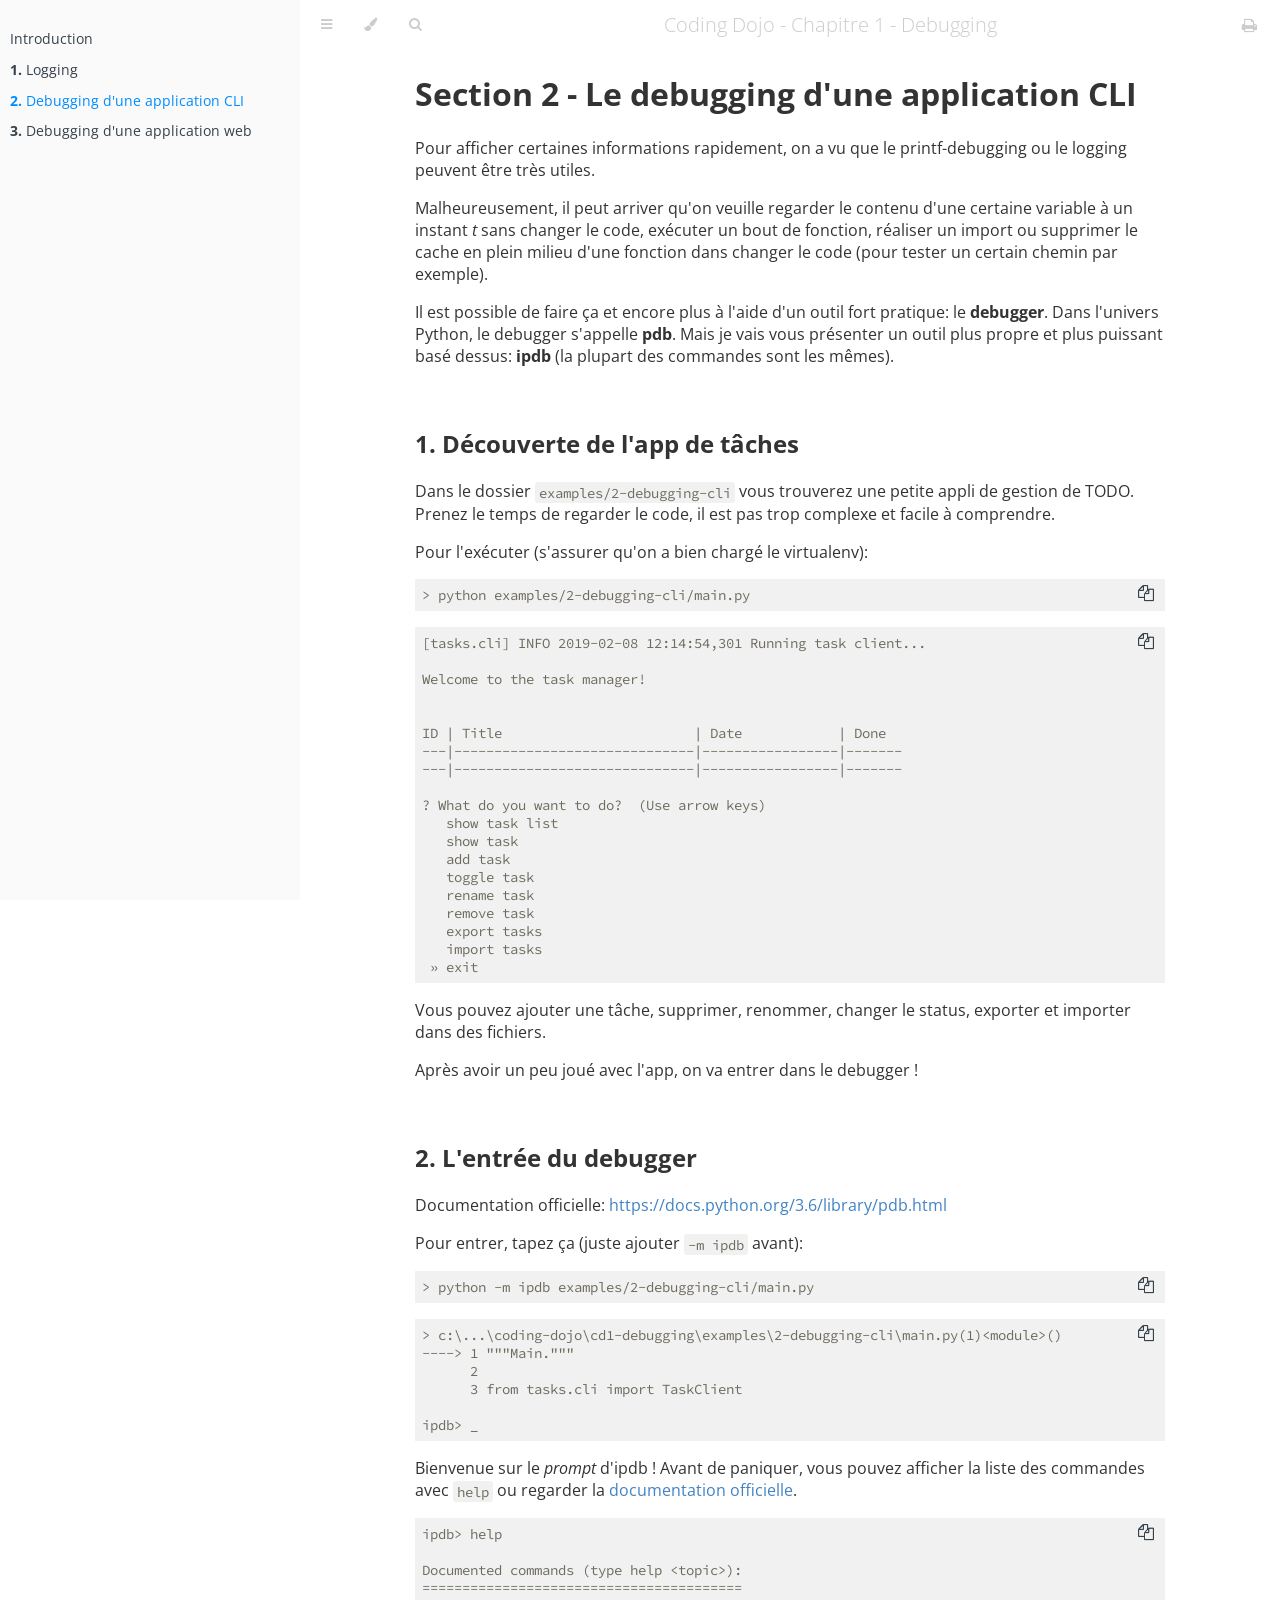
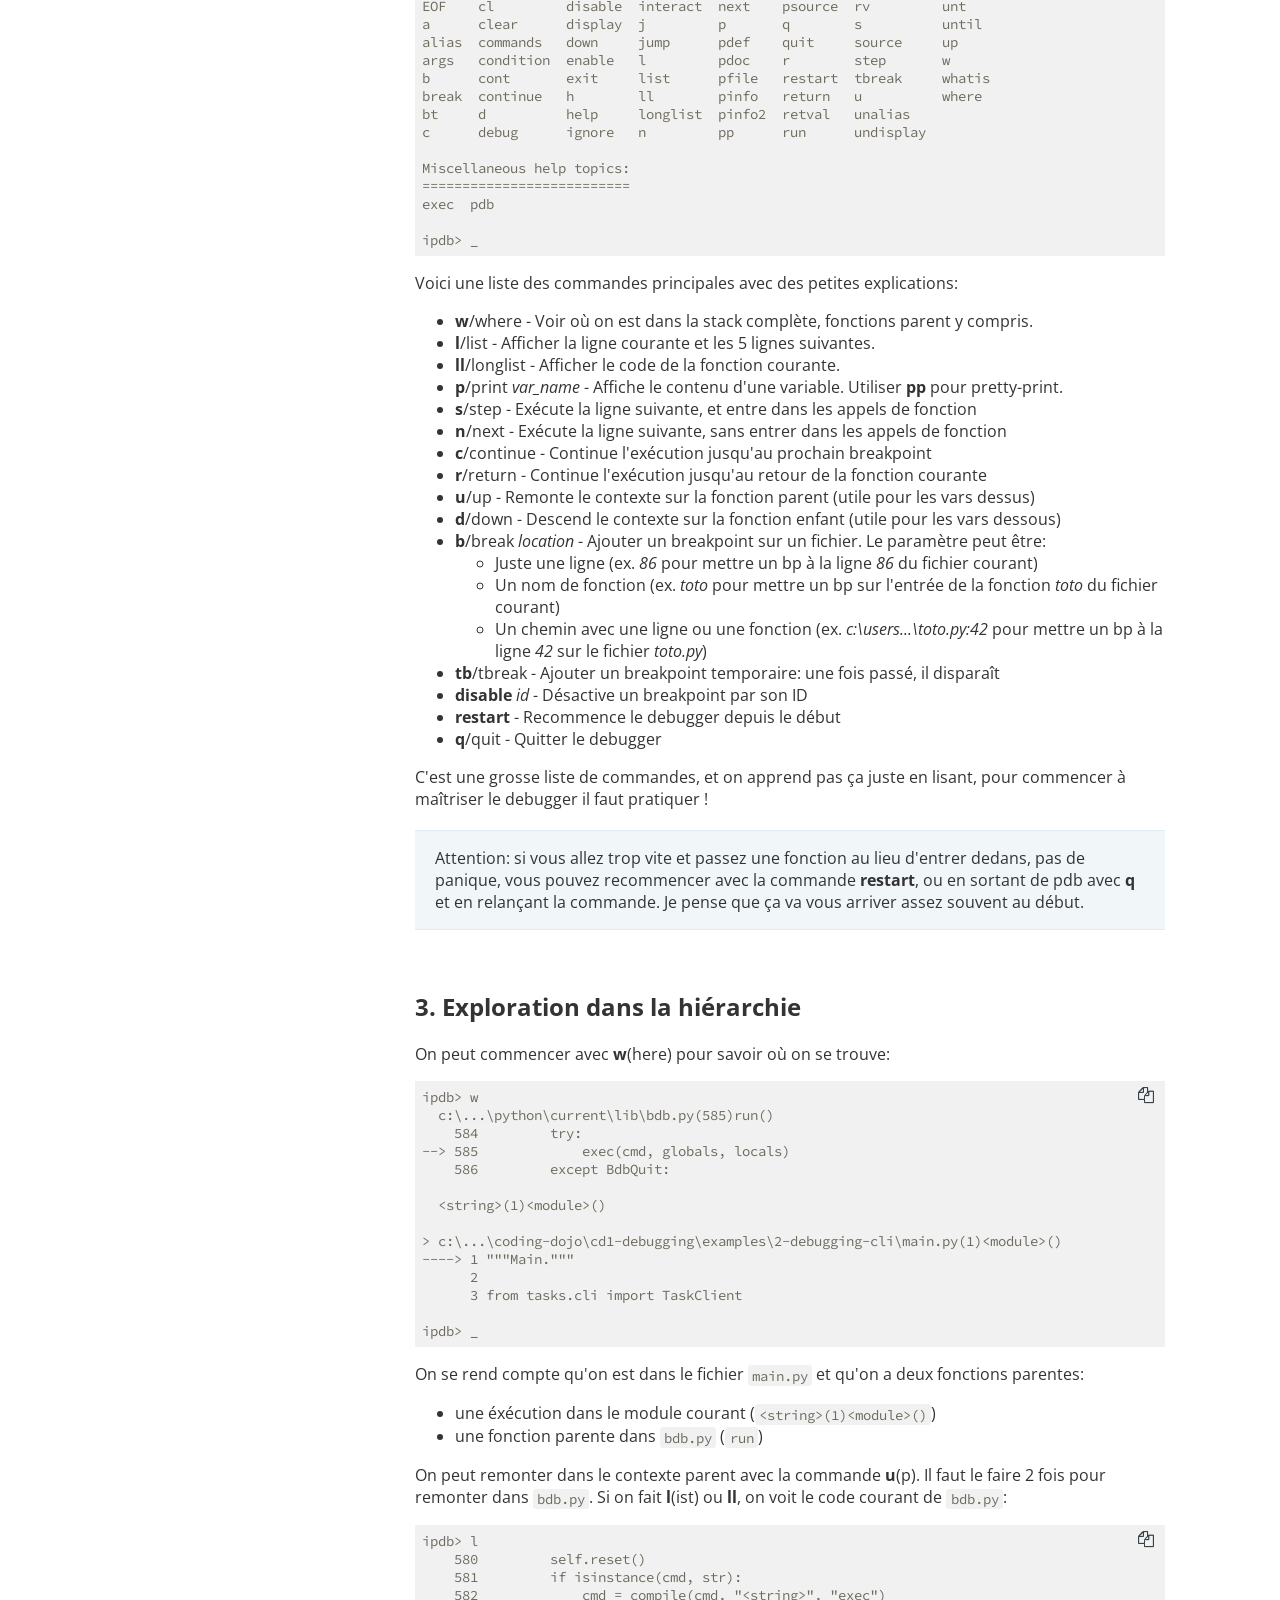
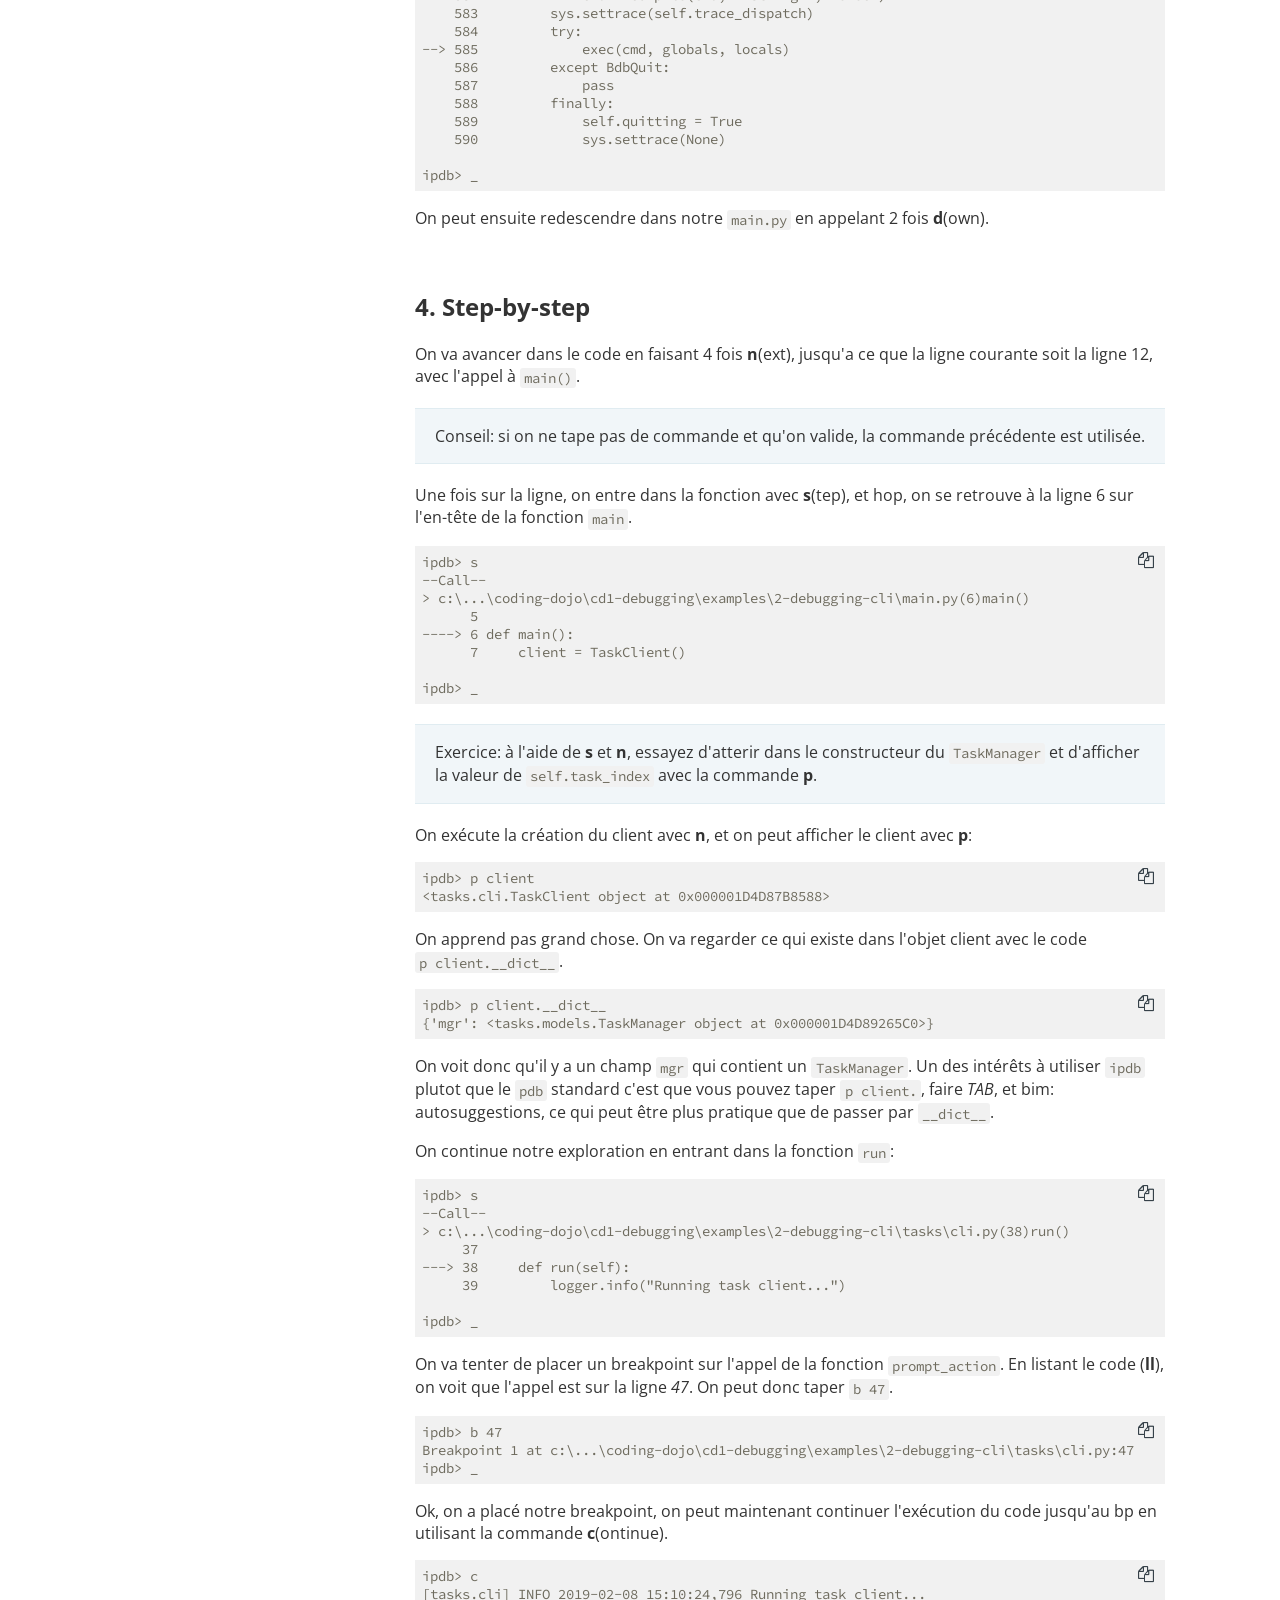
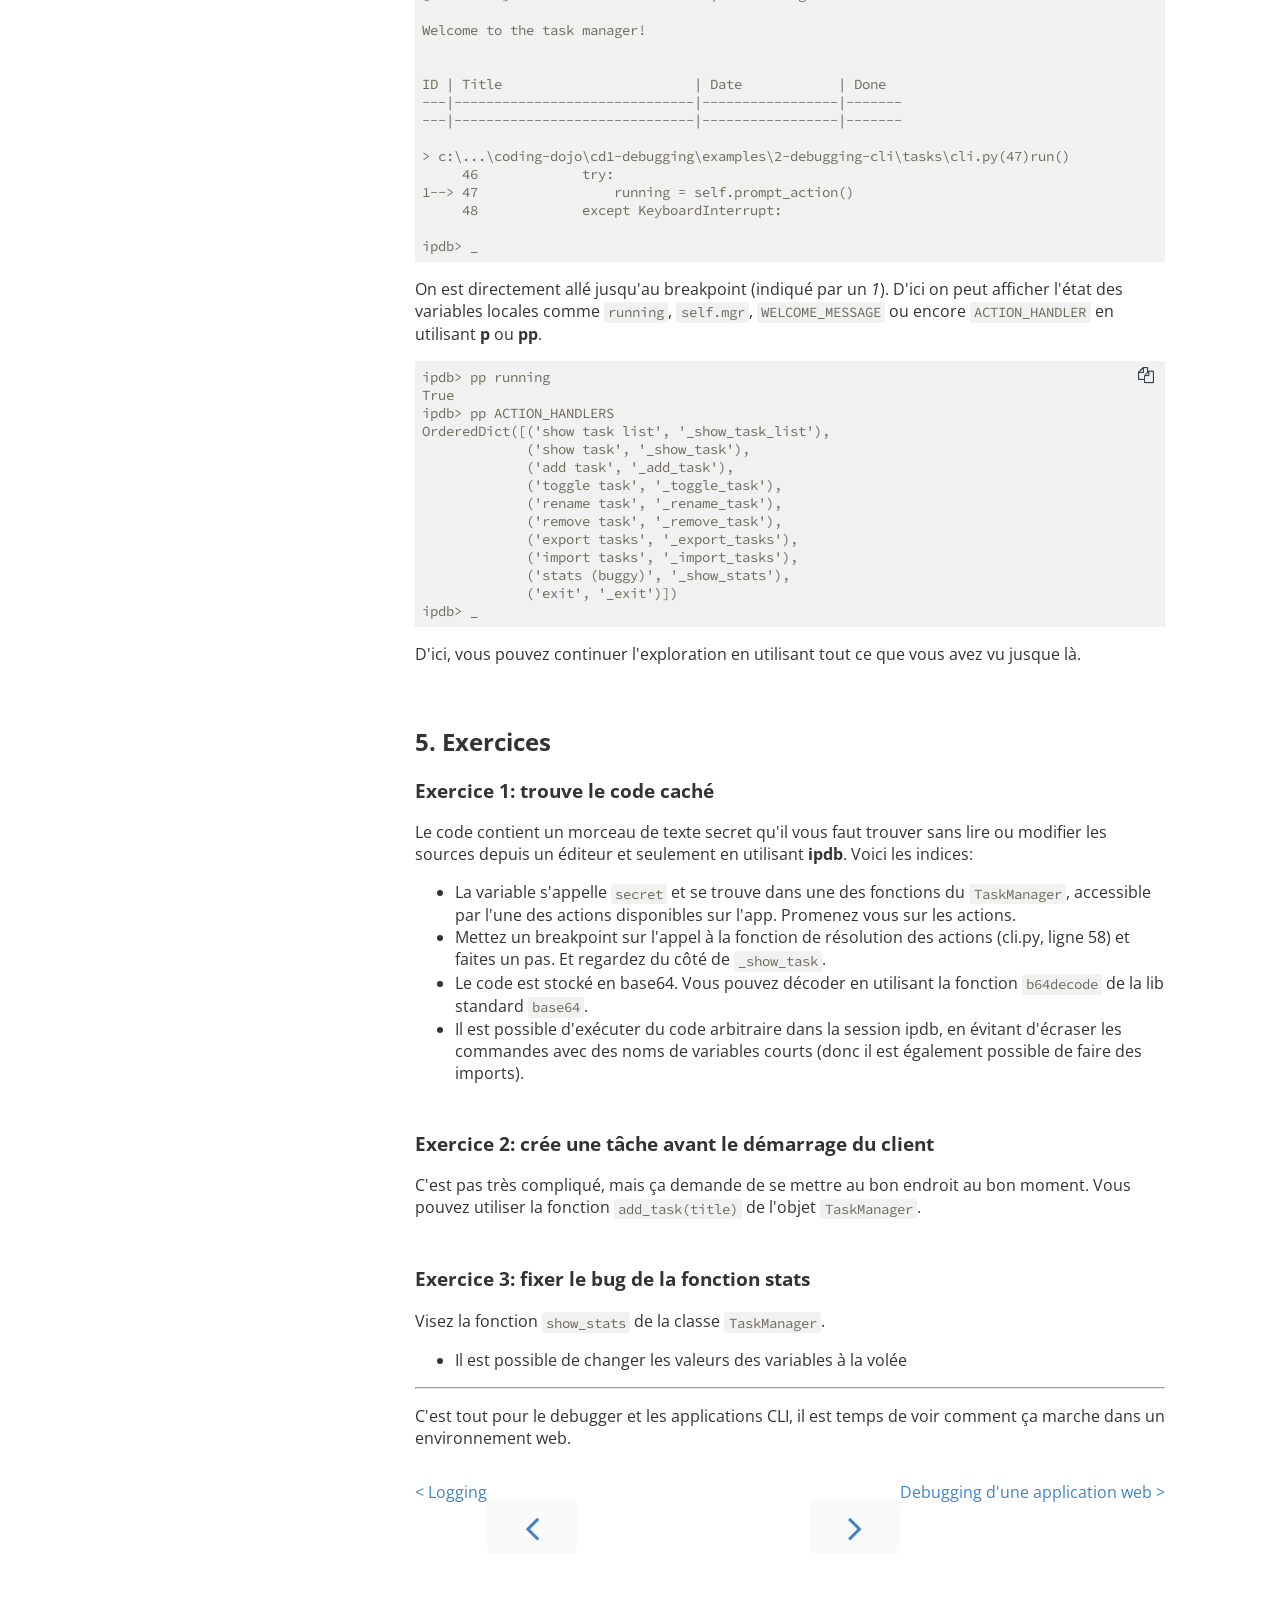
<file: guide/2-DEBUGGING-CLI.html>
<!DOCTYPE HTML>
<html lang="en" class="sidebar-visible no-js">
    <head>
        <!-- Book generated using mdBook -->
        <meta charset="UTF-8">
        <title>Debugging d'une application CLI - Coding Dojo - Chapitre 1 - Debugging</title>
        <meta content="text/html; charset=utf-8" http-equiv="Content-Type">
        <meta name="description" content="Debugging!">
        <meta name="viewport" content="width=device-width, initial-scale=1">
        <meta name="theme-color" content="#ffffff" />

        <link rel="shortcut icon" href="favicon.png">
        <link rel="stylesheet" href="css/variables.css">
        <link rel="stylesheet" href="css/general.css">
        <link rel="stylesheet" href="css/chrome.css">
        <link rel="stylesheet" href="css/print.css" media="print">

        <!-- Fonts -->
        <link rel="stylesheet" href="FontAwesome/css/font-awesome.css">
        <link href="https://fonts.googleapis.com/css?family=Open+Sans:300italic,400italic,600italic,700italic,800italic,400,300,600,700,800" rel="stylesheet" type="text/css">
        <link href="https://fonts.googleapis.com/css?family=Source+Code+Pro:500" rel="stylesheet" type="text/css">

        <!-- Highlight.js Stylesheets -->
        <link rel="stylesheet" href="highlight.css">
        <link rel="stylesheet" href="tomorrow-night.css">
        <link rel="stylesheet" href="ayu-highlight.css">

        <!-- Custom theme stylesheets -->
        

        
    </head>
    <body class="light">
        <!-- Provide site root to javascript -->
        <script type="text/javascript">var path_to_root = "";</script>

        <!-- Work around some values being stored in localStorage wrapped in quotes -->
        <script type="text/javascript">
            try {
                var theme = localStorage.getItem('mdbook-theme');
                var sidebar = localStorage.getItem('mdbook-sidebar');

                if (theme.startsWith('"') && theme.endsWith('"')) {
                    localStorage.setItem('mdbook-theme', theme.slice(1, theme.length - 1));
                }

                if (sidebar.startsWith('"') && sidebar.endsWith('"')) {
                    localStorage.setItem('mdbook-sidebar', sidebar.slice(1, sidebar.length - 1));
                }
            } catch (e) { }
        </script>

        <!-- Set the theme before any content is loaded, prevents flash -->
        <script type="text/javascript">
            var theme;
            try { theme = localStorage.getItem('mdbook-theme'); } catch(e) { } 
            if (theme === null || theme === undefined) { theme = 'light'; }
            document.body.className = theme;
            document.querySelector('html').className = theme + ' js';
        </script>

        <!-- Hide / unhide sidebar before it is displayed -->
        <script type="text/javascript">
            var html = document.querySelector('html');
            var sidebar = 'hidden';
            if (document.body.clientWidth >= 1080) {
                try { sidebar = localStorage.getItem('mdbook-sidebar'); } catch(e) { }
                sidebar = sidebar || 'visible';
            }
            html.classList.remove('sidebar-visible');
            html.classList.add("sidebar-" + sidebar);
        </script>

        <nav id="sidebar" class="sidebar" aria-label="Table of contents">
            <ol class="chapter"><li class="affix"><a href="0-INTRODUCTION.html">Introduction</a></li><li><a href="1-LOGGING.html"><strong aria-hidden="true">1.</strong> Logging</a></li><li><a href="2-DEBUGGING-CLI.html" class="active"><strong aria-hidden="true">2.</strong> Debugging d'une application CLI</a></li><li><a href="3-DEBUGGING-WEB.html"><strong aria-hidden="true">3.</strong> Debugging d'une application web</a></li></ol>
        </nav>

        <div id="page-wrapper" class="page-wrapper">

            <div class="page">
                
                <div id="menu-bar" class="menu-bar">
                    <div id="menu-bar-sticky-container">
                        <div class="left-buttons">
                            <button id="sidebar-toggle" class="icon-button" type="button" title="Toggle Table of Contents" aria-label="Toggle Table of Contents" aria-controls="sidebar">
                                <i class="fa fa-bars"></i>
                            </button>
                            <button id="theme-toggle" class="icon-button" type="button" title="Change theme" aria-label="Change theme" aria-haspopup="true" aria-expanded="false" aria-controls="theme-list">
                                <i class="fa fa-paint-brush"></i>
                            </button>
                            <ul id="theme-list" class="theme-popup" aria-label="Themes" role="menu">
                                <li role="none"><button role="menuitem" class="theme" id="light">Light <span class="default">(default)</span></button></li>
                                <li role="none"><button role="menuitem" class="theme" id="rust">Rust</button></li>
                                <li role="none"><button role="menuitem" class="theme" id="coal">Coal</button></li>
                                <li role="none"><button role="menuitem" class="theme" id="navy">Navy</button></li>
                                <li role="none"><button role="menuitem" class="theme" id="ayu">Ayu</button></li>
                            </ul>
                            
                            <button id="search-toggle" class="icon-button" type="button" title="Search. (Shortkey: s)" aria-label="Toggle Searchbar" aria-expanded="false" aria-keyshortcuts="S" aria-controls="searchbar">
                                <i class="fa fa-search"></i>
                            </button>
                            
                        </div>

                        <h1 class="menu-title">Coding Dojo - Chapitre 1 - Debugging</h1> 

                        <div class="right-buttons">
                            <a href="print.html" title="Print this book" aria-label="Print this book">
                                <i id="print-button" class="fa fa-print"></i>
                            </a>
                        </div>
                    </div>
                </div>

                
                <div id="search-wrapper" class="hidden">
                    <form id="searchbar-outer" class="searchbar-outer">
                        <input type="search" name="search" id="searchbar" name="searchbar" placeholder="Search this book ..." aria-controls="searchresults-outer" aria-describedby="searchresults-header">
                    </form>
                    <div id="searchresults-outer" class="searchresults-outer hidden">
                        <div id="searchresults-header" class="searchresults-header"></div>
                        <ul id="searchresults">
                        </ul>
                    </div>
                </div>
                

                <!-- Apply ARIA attributes after the sidebar and the sidebar toggle button are added to the DOM -->
                <script type="text/javascript">
                    document.getElementById('sidebar-toggle').setAttribute('aria-expanded', sidebar === 'visible');
                    document.getElementById('sidebar').setAttribute('aria-hidden', sidebar !== 'visible');
                    Array.from(document.querySelectorAll('#sidebar a')).forEach(function(link) {
                        link.setAttribute('tabIndex', sidebar === 'visible' ? 0 : -1);
                    });
                </script>

                <div id="content" class="content">
                    <main>
                        <a class="header" href="#section-2---le-debugging-dune-application-cli" id="section-2---le-debugging-dune-application-cli"><h1>Section 2 - Le debugging d'une application CLI</h1></a>
<p>Pour afficher certaines informations rapidement, on a vu que le printf-debugging ou le logging peuvent être très utiles.</p>
<p>Malheureusement, il peut arriver qu'on veuille regarder le contenu d'une certaine variable à un instant <em>t</em> sans changer le code, exécuter un bout de fonction, réaliser un import ou supprimer le cache en plein milieu d'une fonction dans changer le code (pour tester un certain chemin par exemple).</p>
<p>Il est possible de faire ça et encore plus à l'aide d'un outil fort pratique: le <strong>debugger</strong>.
Dans l'univers Python, le debugger s'appelle <strong>pdb</strong>. Mais je vais vous présenter un outil plus propre et plus puissant basé dessus: <strong>ipdb</strong> (la plupart des commandes sont les mêmes).</p>
<a class="header" href="#a1-découverte-de-lapp-de-tâches" id="a1-découverte-de-lapp-de-tâches"><h2>1. Découverte de l'app de tâches</h2></a>
<p>Dans le dossier <code>examples/2-debugging-cli</code> vous trouverez une petite appli de gestion de TODO.
Prenez le temps de regarder le code, il est pas trop complexe et facile à comprendre.</p>
<p>Pour l'exécuter (s'assurer qu'on a bien chargé le virtualenv):</p>
<pre><code class="language-bash">&gt; python examples/2-debugging-cli/main.py
</code></pre>
<pre><code class="language-text">[tasks.cli] INFO 2019-02-08 12:14:54,301 Running task client...

Welcome to the task manager!


ID | Title                        | Date            | Done
---|------------------------------|-----------------|-------
---|------------------------------|-----------------|-------

? What do you want to do?  (Use arrow keys)
   show task list
   show task
   add task
   toggle task
   rename task
   remove task
   export tasks
   import tasks
 » exit
</code></pre>
<p>Vous pouvez ajouter une tâche, supprimer, renommer, changer le status, exporter et importer dans des fichiers.</p>
<p>Après avoir un peu joué avec l'app, on va entrer dans le debugger !</p>
<a class="header" href="#a2-lentrée-du-debugger" id="a2-lentrée-du-debugger"><h2>2. L'entrée du debugger</h2></a>
<p>Documentation officielle: <a href="https://docs.python.org/3.6/library/pdb.html">https://docs.python.org/3.6/library/pdb.html</a></p>
<p>Pour entrer, tapez ça (juste ajouter <code>-m ipdb</code> avant):</p>
<pre><code class="language-bash">&gt; python -m ipdb examples/2-debugging-cli/main.py
</code></pre>
<pre><code class="language-text">&gt; c:\...\coding-dojo\cd1-debugging\examples\2-debugging-cli\main.py(1)&lt;module&gt;()
----&gt; 1 &quot;&quot;&quot;Main.&quot;&quot;&quot;
      2
      3 from tasks.cli import TaskClient

ipdb&gt; _
</code></pre>
<p>Bienvenue sur le <em>prompt</em> d'ipdb ! Avant de paniquer, vous pouvez afficher la liste des commandes avec <code>help</code> ou regarder la <a href="https://docs.python.org/3.6/library/pdb.html">documentation officielle</a>.</p>
<pre><code class="language-text">ipdb&gt; help

Documented commands (type help &lt;topic&gt;):
========================================
EOF    cl         disable  interact  next    psource  rv         unt
a      clear      display  j         p       q        s          until
alias  commands   down     jump      pdef    quit     source     up
args   condition  enable   l         pdoc    r        step       w
b      cont       exit     list      pfile   restart  tbreak     whatis
break  continue   h        ll        pinfo   return   u          where
bt     d          help     longlist  pinfo2  retval   unalias
c      debug      ignore   n         pp      run      undisplay

Miscellaneous help topics:
==========================
exec  pdb

ipdb&gt; _
</code></pre>
<p>Voici une liste des commandes principales avec des petites explications:</p>
<ul>
<li><strong>w</strong>/where - Voir où on est dans la stack complète, fonctions parent y compris.</li>
<li><strong>l</strong>/list - Afficher la ligne courante et les 5 lignes suivantes.</li>
<li><strong>ll</strong>/longlist - Afficher le code de la fonction courante.</li>
<li><strong>p</strong>/print <em>var_name</em> - Affiche le contenu d'une variable. Utiliser <strong>pp</strong> pour pretty-print.</li>
<li><strong>s</strong>/step - Exécute la ligne suivante, et entre dans les appels de fonction</li>
<li><strong>n</strong>/next - Exécute la ligne suivante, sans entrer dans les appels de fonction</li>
<li><strong>c</strong>/continue - Continue l'exécution jusqu'au prochain breakpoint</li>
<li><strong>r</strong>/return - Continue l'exécution jusqu'au retour de la fonction courante</li>
<li><strong>u</strong>/up - Remonte le contexte sur la fonction parent (utile pour les vars dessus)</li>
<li><strong>d</strong>/down - Descend le contexte sur la fonction enfant (utile pour les vars dessous)</li>
<li><strong>b</strong>/break <em>location</em> - Ajouter un breakpoint sur un fichier. Le paramètre peut être:
<ul>
<li>Juste une ligne (ex. <em>86</em> pour mettre un bp à la ligne <em>86</em> du fichier courant)</li>
<li>Un nom de fonction (ex. <em>toto</em> pour mettre un bp sur l'entrée de la fonction <em>toto</em> du fichier courant)</li>
<li>Un chemin avec une ligne ou une fonction (ex. <em>c:\users...\toto.py:42</em> pour mettre un bp à la ligne <em>42</em> sur le fichier <em>toto.py</em>)</li>
</ul>
</li>
<li><strong>tb</strong>/tbreak - Ajouter un breakpoint temporaire: une fois passé, il disparaît</li>
<li><strong>disable</strong> <em>id</em> - Désactive un breakpoint par son ID</li>
<li><strong>restart</strong> - Recommence le debugger depuis le début</li>
<li><strong>q</strong>/quit - Quitter le debugger</li>
</ul>
<p>C'est une grosse liste de commandes, et on apprend pas ça juste en lisant, pour commencer à maîtriser le debugger il faut pratiquer !</p>
<blockquote>
<p>Attention: si vous allez trop vite et passez une fonction au lieu d'entrer dedans, pas de panique, vous pouvez recommencer
avec la commande <strong>restart</strong>, ou en sortant de pdb avec <strong>q</strong> et en relançant la commande. Je pense que ça va vous arriver assez souvent au début.</p>
</blockquote>
<a class="header" href="#a3-exploration-dans-la-hiérarchie" id="a3-exploration-dans-la-hiérarchie"><h2>3. Exploration dans la hiérarchie</h2></a>
<p>On peut commencer avec <strong>w</strong>(here) pour savoir où on se trouve:</p>
<pre><code class="language-text">ipdb&gt; w
  c:\...\python\current\lib\bdb.py(585)run()
    584         try:
--&gt; 585             exec(cmd, globals, locals)
    586         except BdbQuit:

  &lt;string&gt;(1)&lt;module&gt;()

&gt; c:\...\coding-dojo\cd1-debugging\examples\2-debugging-cli\main.py(1)&lt;module&gt;()
----&gt; 1 &quot;&quot;&quot;Main.&quot;&quot;&quot;
      2
      3 from tasks.cli import TaskClient

ipdb&gt; _
</code></pre>
<p>On se rend compte qu'on est dans le fichier <code>main.py</code> et qu'on a deux fonctions parentes:</p>
<ul>
<li>une éxécution dans le module courant (<code>&lt;string&gt;(1)&lt;module&gt;()</code>)</li>
<li>une fonction parente dans <code>bdb.py</code> (<code>run</code>)</li>
</ul>
<p>On peut remonter dans le contexte parent avec la commande <strong>u</strong>(p). Il faut le faire 2 fois pour remonter dans <code>bdb.py</code>.
Si on fait <strong>l</strong>(ist) ou <strong>ll</strong>, on voit le code courant de <code>bdb.py</code>:</p>
<pre><code class="language-text">ipdb&gt; l
    580         self.reset()
    581         if isinstance(cmd, str):
    582             cmd = compile(cmd, &quot;&lt;string&gt;&quot;, &quot;exec&quot;)
    583         sys.settrace(self.trace_dispatch)
    584         try:
--&gt; 585             exec(cmd, globals, locals)
    586         except BdbQuit:
    587             pass
    588         finally:
    589             self.quitting = True
    590             sys.settrace(None)

ipdb&gt; _
</code></pre>
<p>On peut ensuite redescendre dans notre <code>main.py</code> en appelant 2 fois <strong>d</strong>(own).</p>
<a class="header" href="#a4-step-by-step" id="a4-step-by-step"><h2>4. Step-by-step</h2></a>
<p>On va avancer dans le code en faisant 4 fois <strong>n</strong>(ext), jusqu'a ce que la ligne courante soit la ligne 12, avec l'appel à <code>main()</code>.</p>
<blockquote>
<p>Conseil: si on ne tape pas de commande et qu'on valide, la commande précédente est utilisée.</p>
</blockquote>
<p>Une fois sur la ligne, on entre dans la fonction avec <strong>s</strong>(tep), et hop, on se retrouve à la ligne 6 sur l'en-tête de la fonction <code>main</code>.</p>
<pre><code class="language-text">ipdb&gt; s
--Call--
&gt; c:\...\coding-dojo\cd1-debugging\examples\2-debugging-cli\main.py(6)main()
      5
----&gt; 6 def main():
      7     client = TaskClient()

ipdb&gt; _
</code></pre>
<blockquote>
<p>Exercice: à l'aide de <strong>s</strong> et <strong>n</strong>, essayez d'atterir dans le constructeur du <code>TaskManager</code> et d'afficher la valeur de <code>self.task_index</code> avec la commande <strong>p</strong>.</p>
</blockquote>
<p>On exécute la création du client avec <strong>n</strong>, et on peut afficher le client avec <strong>p</strong>:</p>
<pre><code class="language-text">ipdb&gt; p client
&lt;tasks.cli.TaskClient object at 0x000001D4D87B8588&gt;
</code></pre>
<p>On apprend pas grand chose. On va regarder ce qui existe dans l'objet client avec le code <code>p client.__dict__</code>.</p>
<pre><code class="language-text">ipdb&gt; p client.__dict__
{'mgr': &lt;tasks.models.TaskManager object at 0x000001D4D89265C0&gt;}
</code></pre>
<p>On voit donc qu'il y a un champ <code>mgr</code> qui contient un <code>TaskManager</code>.
Un des intérêts à utiliser <code>ipdb</code> plutot que le <code>pdb</code> standard c'est que vous pouvez taper <code>p client.</code>, faire <em>TAB</em>, et bim: autosuggestions, ce qui peut être plus pratique que de passer par <code>__dict__</code>.</p>
<p>On continue notre exploration en entrant dans la fonction <code>run</code>:</p>
<pre><code class="language-text">ipdb&gt; s
--Call--
&gt; c:\...\coding-dojo\cd1-debugging\examples\2-debugging-cli\tasks\cli.py(38)run()
     37
---&gt; 38     def run(self):
     39         logger.info(&quot;Running task client...&quot;)

ipdb&gt; _
</code></pre>
<p>On va tenter de placer un breakpoint sur l'appel de la fonction <code>prompt_action</code>. En listant le code (<strong>ll</strong>), on voit que l'appel est sur la ligne <em>47</em>.
On peut donc taper <code>b 47</code>.</p>
<pre><code class="language-text">ipdb&gt; b 47
Breakpoint 1 at c:\...\coding-dojo\cd1-debugging\examples\2-debugging-cli\tasks\cli.py:47
ipdb&gt; _
</code></pre>
<p>Ok, on a placé notre breakpoint, on peut maintenant continuer l'exécution du code jusqu'au bp en utilisant la commande <strong>c</strong>(ontinue).</p>
<pre><code class="language-text">ipdb&gt; c
[tasks.cli] INFO 2019-02-08 15:10:24,796 Running task client...

Welcome to the task manager!


ID | Title                        | Date            | Done
---|------------------------------|-----------------|-------
---|------------------------------|-----------------|-------

&gt; c:\...\coding-dojo\cd1-debugging\examples\2-debugging-cli\tasks\cli.py(47)run()
     46             try:
1--&gt; 47                 running = self.prompt_action()
     48             except KeyboardInterrupt:

ipdb&gt; _
</code></pre>
<p>On est directement allé jusqu'au breakpoint (indiqué par un <em>1</em>). D'ici on peut afficher l'état des variables locales comme <code>running</code>, <code>self.mgr</code>, <code>WELCOME_MESSAGE</code> ou encore <code>ACTION_HANDLER</code> en utilisant <strong>p</strong> ou <strong>pp</strong>.</p>
<pre><code class="language-text">ipdb&gt; pp running
True
ipdb&gt; pp ACTION_HANDLERS
OrderedDict([('show task list', '_show_task_list'),
             ('show task', '_show_task'),
             ('add task', '_add_task'),
             ('toggle task', '_toggle_task'),
             ('rename task', '_rename_task'),
             ('remove task', '_remove_task'),
             ('export tasks', '_export_tasks'),
             ('import tasks', '_import_tasks'),
             ('stats (buggy)', '_show_stats'),
             ('exit', '_exit')])
ipdb&gt; _
</code></pre>
<p>D'ici, vous pouvez continuer l'exploration en utilisant tout ce que vous avez vu jusque là.</p>
<a class="header" href="#a5-exercices" id="a5-exercices"><h2>5. Exercices</h2></a>
<a class="header" href="#exercice-1-trouve-le-code-caché" id="exercice-1-trouve-le-code-caché"><h3>Exercice 1: trouve le code caché</h3></a>
<p>Le code contient un morceau de texte secret qu'il vous faut trouver sans lire ou modifier les sources depuis un éditeur et seulement en utilisant <strong>ipdb</strong>.
Voici les indices:</p>
<ul>
<li>La variable s'appelle <code>secret</code> et se trouve dans une des fonctions du <code>TaskManager</code>, accessible par l'une des actions disponibles sur l'app. Promenez vous sur les actions.</li>
<li>Mettez un breakpoint sur l'appel à la fonction de résolution des actions (cli.py, ligne 58) et faites un pas. Et regardez du côté de <code>_show_task</code>.</li>
<li>Le code est stocké en base64. Vous pouvez décoder en utilisant la fonction <code>b64decode</code> de la lib standard <code>base64</code>.</li>
<li>Il est possible d'exécuter du code arbitraire dans la session ipdb, en évitant d'écraser les commandes avec des noms de variables courts (donc il est également possible de faire des imports).</li>
</ul>
<a class="header" href="#exercice-2-crée-une-tâche-avant-le-démarrage-du-client" id="exercice-2-crée-une-tâche-avant-le-démarrage-du-client"><h3>Exercice 2: crée une tâche avant le démarrage du client</h3></a>
<p>C'est pas très compliqué, mais ça demande de se mettre au bon endroit au bon moment.
Vous pouvez utiliser la fonction <code>add_task(title)</code> de l'objet <code>TaskManager</code>.</p>
<a class="header" href="#exercice-3-fixer-le-bug-de-la-fonction-stats" id="exercice-3-fixer-le-bug-de-la-fonction-stats"><h3>Exercice 3: fixer le bug de la fonction stats</h3></a>
<p>Visez la fonction <code>show_stats</code> de la classe <code>TaskManager</code>.</p>
<ul>
<li>Il est possible de changer les valeurs des variables à la volée</li>
</ul>
<hr />
<p>C'est tout pour le debugger et les applications CLI, il est temps de voir comment ça marche dans un environnement web.</p>
<p style="float: left">
  <a href="./1-LOGGING.html">< Logging</a>
</p>
<p style="float: right">
  <a href="./3-DEBUGGING-WEB.html">Debugging d'une application web ></a>
</p>

                    </main>

                    <nav class="nav-wrapper" aria-label="Page navigation">
                        <!-- Mobile navigation buttons -->
                        
                            <a rel="prev" href="1-LOGGING.html" class="mobile-nav-chapters previous" title="Previous chapter" aria-label="Previous chapter" aria-keyshortcuts="Left">
                                <i class="fa fa-angle-left"></i>
                            </a>
                        

                        
                            <a rel="next" href="3-DEBUGGING-WEB.html" class="mobile-nav-chapters next" title="Next chapter" aria-label="Next chapter" aria-keyshortcuts="Right">
                                <i class="fa fa-angle-right"></i>
                            </a>
                        

                        <div style="clear: both"></div>
                    </nav>
                </div>
            </div>

            <nav class="nav-wide-wrapper" aria-label="Page navigation">
                
                    <a href="1-LOGGING.html" class="nav-chapters previous" title="Previous chapter" aria-label="Previous chapter" aria-keyshortcuts="Left">
                        <i class="fa fa-angle-left"></i>
                    </a>
                

                
                    <a href="3-DEBUGGING-WEB.html" class="nav-chapters next" title="Next chapter" aria-label="Next chapter" aria-keyshortcuts="Right">
                        <i class="fa fa-angle-right"></i>
                    </a>
                
            </nav>

        </div>

        

        

        

        
        <script src="elasticlunr.min.js" type="text/javascript" charset="utf-8"></script>
        <script src="mark.min.js" type="text/javascript" charset="utf-8"></script>
        <script src="searcher.js" type="text/javascript" charset="utf-8"></script>
        

        <script src="clipboard.min.js" type="text/javascript" charset="utf-8"></script>
        <script src="highlight.js" type="text/javascript" charset="utf-8"></script>
        <script src="book.js" type="text/javascript" charset="utf-8"></script>

        <!-- Custom JS scripts -->
        

        

    </body>
</html>
</file>
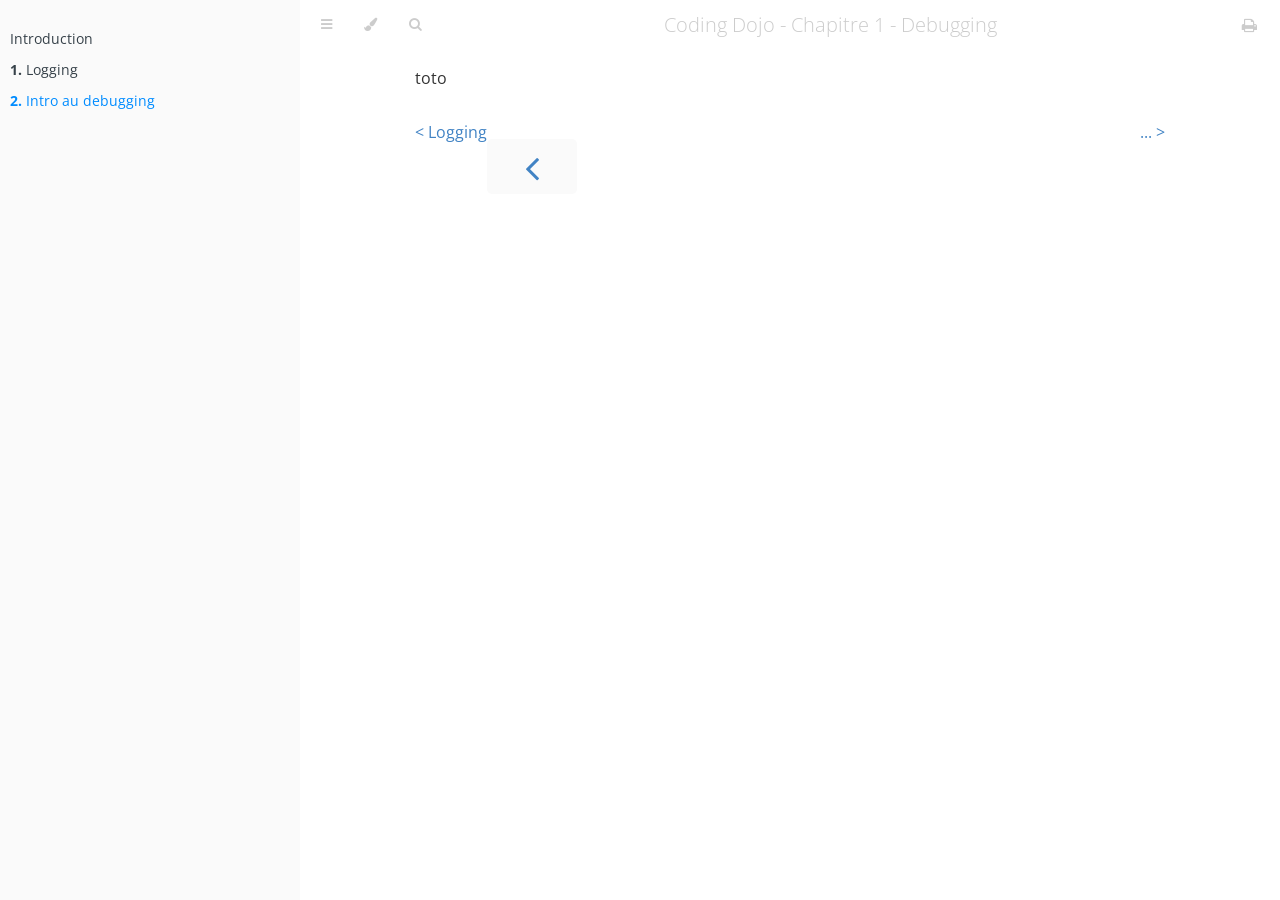
<file: guide/2-DEBUGGING-INTRO.html>
<!DOCTYPE HTML>
<html lang="en" class="sidebar-visible no-js">
    <head>
        <!-- Book generated using mdBook -->
        <meta charset="UTF-8">
        <title>Intro au debugging - Coding Dojo - Chapitre 1 - Debugging</title>
        <meta content="text/html; charset=utf-8" http-equiv="Content-Type">
        <meta name="description" content="Debugging!">
        <meta name="viewport" content="width=device-width, initial-scale=1">
        <meta name="theme-color" content="#ffffff" />

        <link rel="shortcut icon" href="favicon.png">
        <link rel="stylesheet" href="css/variables.css">
        <link rel="stylesheet" href="css/general.css">
        <link rel="stylesheet" href="css/chrome.css">
        <link rel="stylesheet" href="css/print.css" media="print">

        <!-- Fonts -->
        <link rel="stylesheet" href="FontAwesome/css/font-awesome.css">
        <link href="https://fonts.googleapis.com/css?family=Open+Sans:300italic,400italic,600italic,700italic,800italic,400,300,600,700,800" rel="stylesheet" type="text/css">
        <link href="https://fonts.googleapis.com/css?family=Source+Code+Pro:500" rel="stylesheet" type="text/css">

        <!-- Highlight.js Stylesheets -->
        <link rel="stylesheet" href="highlight.css">
        <link rel="stylesheet" href="tomorrow-night.css">
        <link rel="stylesheet" href="ayu-highlight.css">

        <!-- Custom theme stylesheets -->
        

        
    </head>
    <body class="light">
        <!-- Provide site root to javascript -->
        <script type="text/javascript">var path_to_root = "";</script>

        <!-- Work around some values being stored in localStorage wrapped in quotes -->
        <script type="text/javascript">
            try {
                var theme = localStorage.getItem('mdbook-theme');
                var sidebar = localStorage.getItem('mdbook-sidebar');

                if (theme.startsWith('"') && theme.endsWith('"')) {
                    localStorage.setItem('mdbook-theme', theme.slice(1, theme.length - 1));
                }

                if (sidebar.startsWith('"') && sidebar.endsWith('"')) {
                    localStorage.setItem('mdbook-sidebar', sidebar.slice(1, sidebar.length - 1));
                }
            } catch (e) { }
        </script>

        <!-- Set the theme before any content is loaded, prevents flash -->
        <script type="text/javascript">
            var theme;
            try { theme = localStorage.getItem('mdbook-theme'); } catch(e) { } 
            if (theme === null || theme === undefined) { theme = 'light'; }
            document.body.className = theme;
            document.querySelector('html').className = theme + ' js';
        </script>

        <!-- Hide / unhide sidebar before it is displayed -->
        <script type="text/javascript">
            var html = document.querySelector('html');
            var sidebar = 'hidden';
            if (document.body.clientWidth >= 1080) {
                try { sidebar = localStorage.getItem('mdbook-sidebar'); } catch(e) { }
                sidebar = sidebar || 'visible';
            }
            html.classList.remove('sidebar-visible');
            html.classList.add("sidebar-" + sidebar);
        </script>

        <nav id="sidebar" class="sidebar" aria-label="Table of contents">
            <ol class="chapter"><li class="affix"><a href="0-INTRODUCTION.html">Introduction</a></li><li><a href="1-LOGGING.html"><strong aria-hidden="true">1.</strong> Logging</a></li><li><a href="2-DEBUGGING-INTRO.html" class="active"><strong aria-hidden="true">2.</strong> Intro au debugging</a></li></ol>
        </nav>

        <div id="page-wrapper" class="page-wrapper">

            <div class="page">
                
                <div id="menu-bar" class="menu-bar">
                    <div id="menu-bar-sticky-container">
                        <div class="left-buttons">
                            <button id="sidebar-toggle" class="icon-button" type="button" title="Toggle Table of Contents" aria-label="Toggle Table of Contents" aria-controls="sidebar">
                                <i class="fa fa-bars"></i>
                            </button>
                            <button id="theme-toggle" class="icon-button" type="button" title="Change theme" aria-label="Change theme" aria-haspopup="true" aria-expanded="false" aria-controls="theme-list">
                                <i class="fa fa-paint-brush"></i>
                            </button>
                            <ul id="theme-list" class="theme-popup" aria-label="Themes" role="menu">
                                <li role="none"><button role="menuitem" class="theme" id="light">Light <span class="default">(default)</span></button></li>
                                <li role="none"><button role="menuitem" class="theme" id="rust">Rust</button></li>
                                <li role="none"><button role="menuitem" class="theme" id="coal">Coal</button></li>
                                <li role="none"><button role="menuitem" class="theme" id="navy">Navy</button></li>
                                <li role="none"><button role="menuitem" class="theme" id="ayu">Ayu</button></li>
                            </ul>
                            
                            <button id="search-toggle" class="icon-button" type="button" title="Search. (Shortkey: s)" aria-label="Toggle Searchbar" aria-expanded="false" aria-keyshortcuts="S" aria-controls="searchbar">
                                <i class="fa fa-search"></i>
                            </button>
                            
                        </div>

                        <h1 class="menu-title">Coding Dojo - Chapitre 1 - Debugging</h1> 

                        <div class="right-buttons">
                            <a href="print.html" title="Print this book" aria-label="Print this book">
                                <i id="print-button" class="fa fa-print"></i>
                            </a>
                        </div>
                    </div>
                </div>

                
                <div id="search-wrapper" class="hidden">
                    <form id="searchbar-outer" class="searchbar-outer">
                        <input type="search" name="search" id="searchbar" name="searchbar" placeholder="Search this book ..." aria-controls="searchresults-outer" aria-describedby="searchresults-header">
                    </form>
                    <div id="searchresults-outer" class="searchresults-outer hidden">
                        <div id="searchresults-header" class="searchresults-header"></div>
                        <ul id="searchresults">
                        </ul>
                    </div>
                </div>
                

                <!-- Apply ARIA attributes after the sidebar and the sidebar toggle button are added to the DOM -->
                <script type="text/javascript">
                    document.getElementById('sidebar-toggle').setAttribute('aria-expanded', sidebar === 'visible');
                    document.getElementById('sidebar').setAttribute('aria-hidden', sidebar !== 'visible');
                    Array.from(document.querySelectorAll('#sidebar a')).forEach(function(link) {
                        link.setAttribute('tabIndex', sidebar === 'visible' ? 0 : -1);
                    });
                </script>

                <div id="content" class="content">
                    <main>
                        <p>toto</p>
<p style="float: left">
    <a href="./1-LOGGING.html">< Logging</a>
</p>
<p style="float: right">
    <a href="#">... ></a>
</p>
                    </main>

                    <nav class="nav-wrapper" aria-label="Page navigation">
                        <!-- Mobile navigation buttons -->
                        
                            <a rel="prev" href="1-LOGGING.html" class="mobile-nav-chapters previous" title="Previous chapter" aria-label="Previous chapter" aria-keyshortcuts="Left">
                                <i class="fa fa-angle-left"></i>
                            </a>
                        

                        

                        <div style="clear: both"></div>
                    </nav>
                </div>
            </div>

            <nav class="nav-wide-wrapper" aria-label="Page navigation">
                
                    <a href="1-LOGGING.html" class="nav-chapters previous" title="Previous chapter" aria-label="Previous chapter" aria-keyshortcuts="Left">
                        <i class="fa fa-angle-left"></i>
                    </a>
                

                
            </nav>

        </div>

        

        

        

        
        <script src="elasticlunr.min.js" type="text/javascript" charset="utf-8"></script>
        <script src="mark.min.js" type="text/javascript" charset="utf-8"></script>
        <script src="searcher.js" type="text/javascript" charset="utf-8"></script>
        

        <script src="clipboard.min.js" type="text/javascript" charset="utf-8"></script>
        <script src="highlight.js" type="text/javascript" charset="utf-8"></script>
        <script src="book.js" type="text/javascript" charset="utf-8"></script>

        <!-- Custom JS scripts -->
        

        

    </body>
</html>
</file>
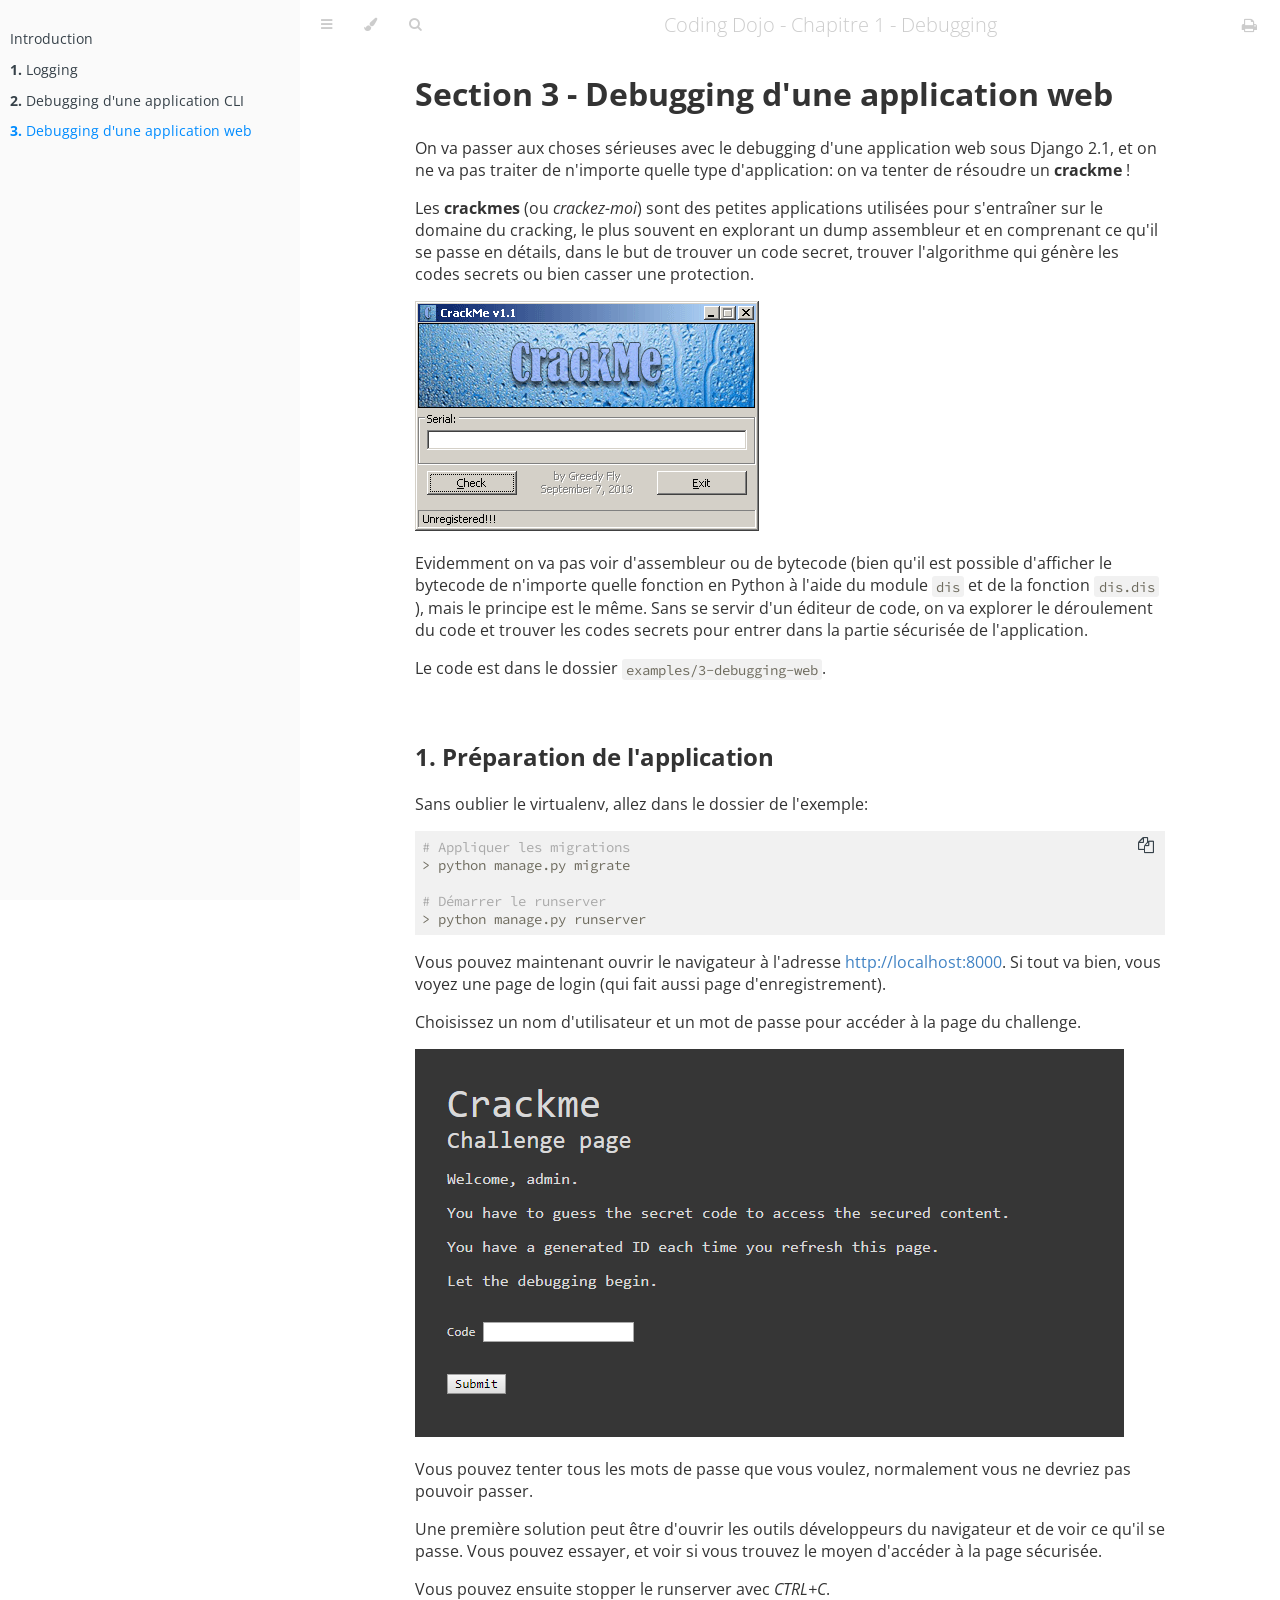
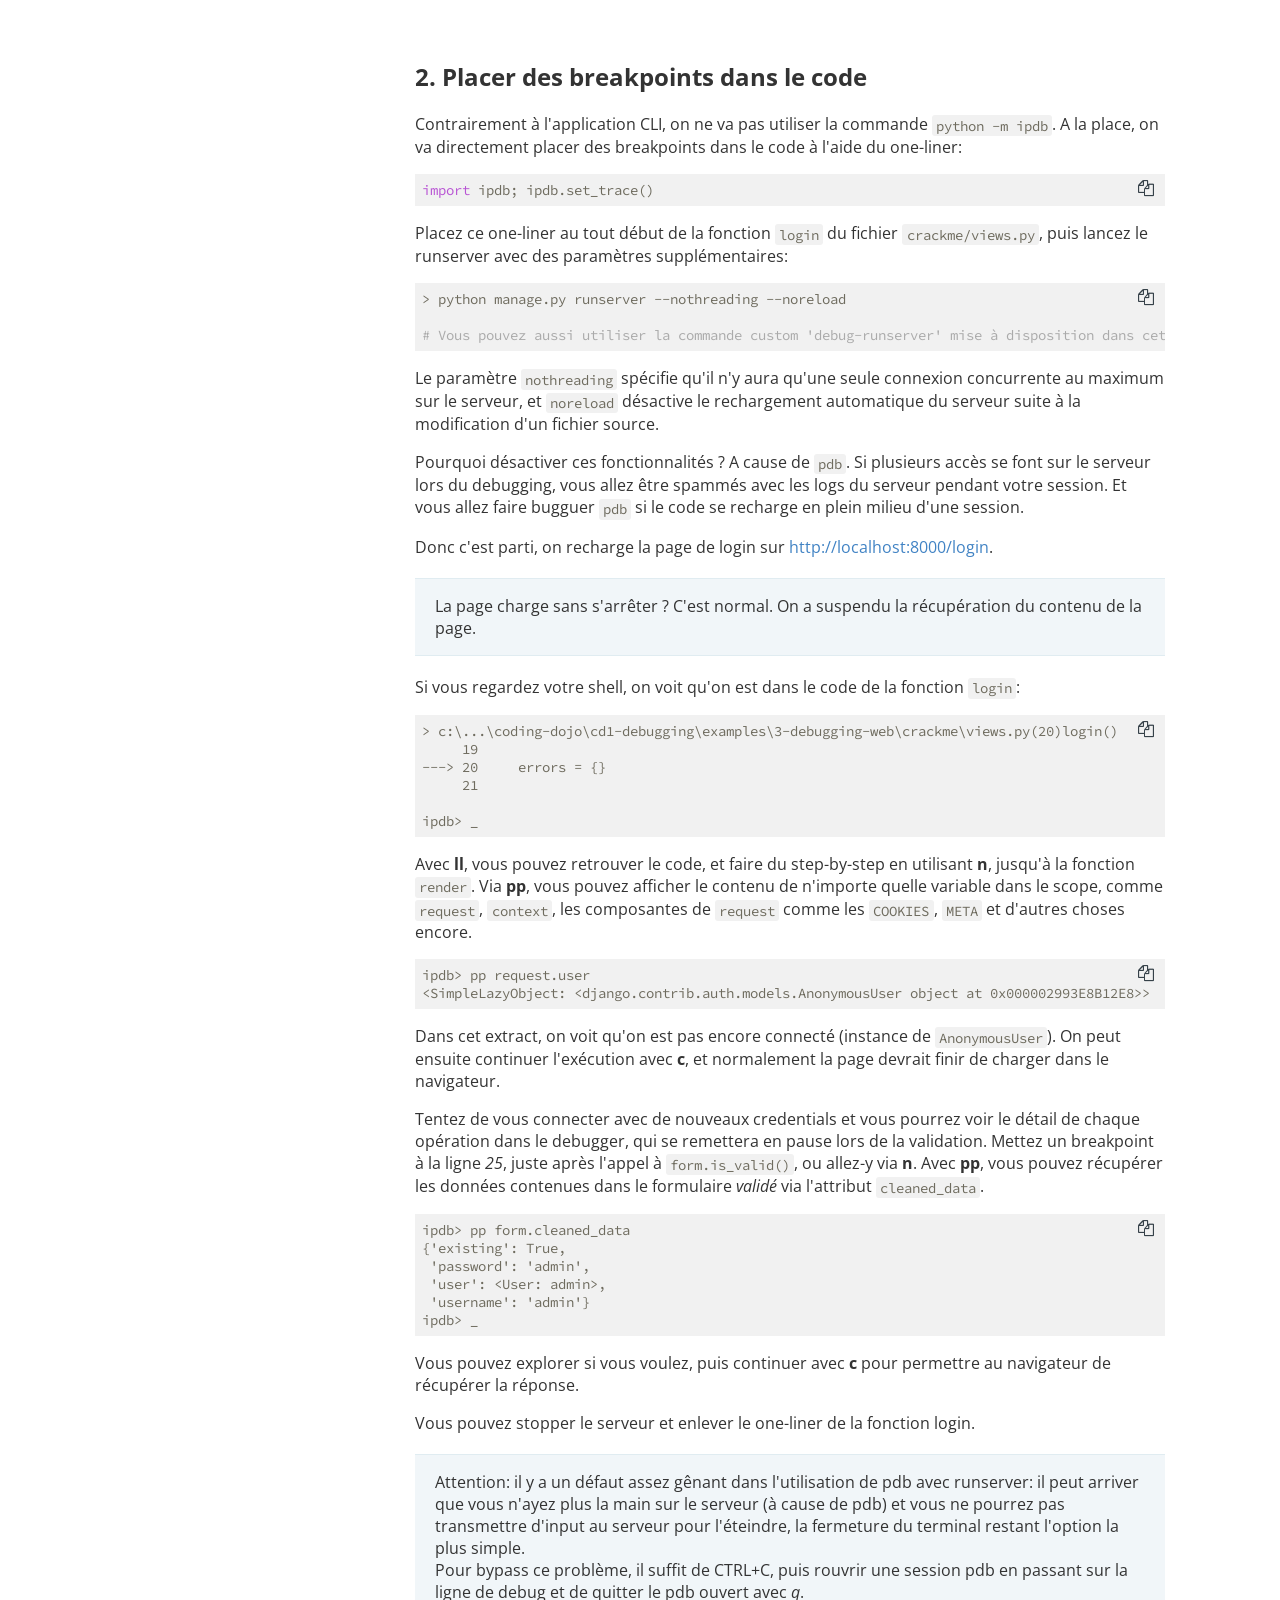
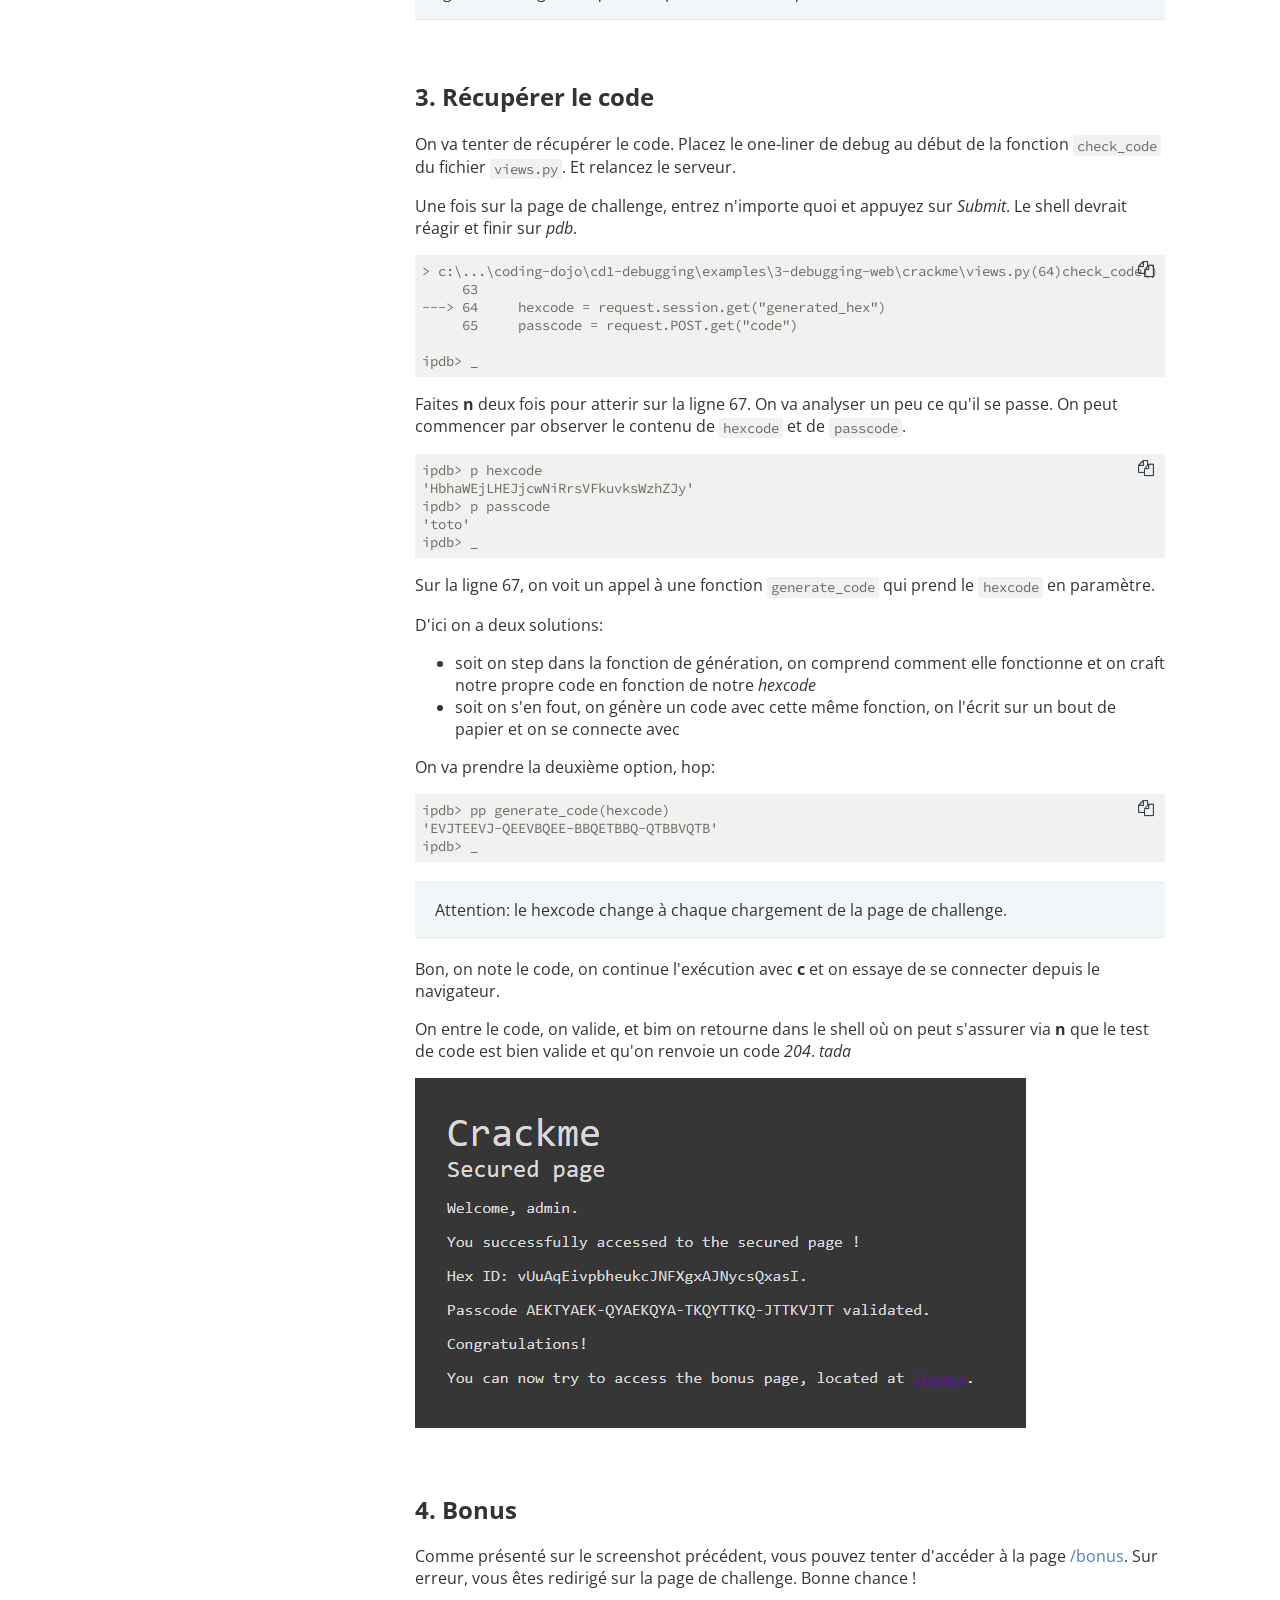
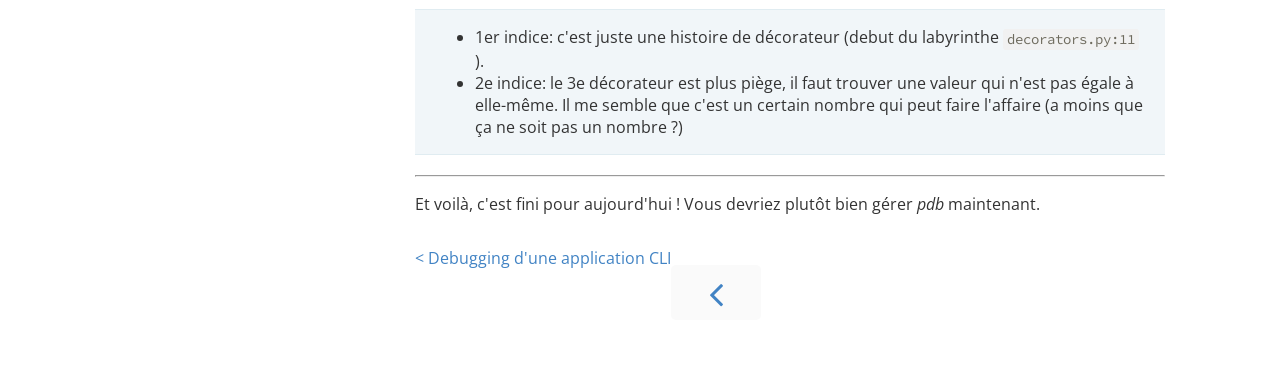
<file: guide/3-DEBUGGING-WEB.html>
<!DOCTYPE HTML>
<html lang="en" class="sidebar-visible no-js">
    <head>
        <!-- Book generated using mdBook -->
        <meta charset="UTF-8">
        <title>Debugging d'une application web - Coding Dojo - Chapitre 1 - Debugging</title>
        <meta content="text/html; charset=utf-8" http-equiv="Content-Type">
        <meta name="description" content="Debugging!">
        <meta name="viewport" content="width=device-width, initial-scale=1">
        <meta name="theme-color" content="#ffffff" />

        <link rel="shortcut icon" href="favicon.png">
        <link rel="stylesheet" href="css/variables.css">
        <link rel="stylesheet" href="css/general.css">
        <link rel="stylesheet" href="css/chrome.css">
        <link rel="stylesheet" href="css/print.css" media="print">

        <!-- Fonts -->
        <link rel="stylesheet" href="FontAwesome/css/font-awesome.css">
        <link href="https://fonts.googleapis.com/css?family=Open+Sans:300italic,400italic,600italic,700italic,800italic,400,300,600,700,800" rel="stylesheet" type="text/css">
        <link href="https://fonts.googleapis.com/css?family=Source+Code+Pro:500" rel="stylesheet" type="text/css">

        <!-- Highlight.js Stylesheets -->
        <link rel="stylesheet" href="highlight.css">
        <link rel="stylesheet" href="tomorrow-night.css">
        <link rel="stylesheet" href="ayu-highlight.css">

        <!-- Custom theme stylesheets -->
        

        
    </head>
    <body class="light">
        <!-- Provide site root to javascript -->
        <script type="text/javascript">var path_to_root = "";</script>

        <!-- Work around some values being stored in localStorage wrapped in quotes -->
        <script type="text/javascript">
            try {
                var theme = localStorage.getItem('mdbook-theme');
                var sidebar = localStorage.getItem('mdbook-sidebar');

                if (theme.startsWith('"') && theme.endsWith('"')) {
                    localStorage.setItem('mdbook-theme', theme.slice(1, theme.length - 1));
                }

                if (sidebar.startsWith('"') && sidebar.endsWith('"')) {
                    localStorage.setItem('mdbook-sidebar', sidebar.slice(1, sidebar.length - 1));
                }
            } catch (e) { }
        </script>

        <!-- Set the theme before any content is loaded, prevents flash -->
        <script type="text/javascript">
            var theme;
            try { theme = localStorage.getItem('mdbook-theme'); } catch(e) { } 
            if (theme === null || theme === undefined) { theme = 'light'; }
            document.body.className = theme;
            document.querySelector('html').className = theme + ' js';
        </script>

        <!-- Hide / unhide sidebar before it is displayed -->
        <script type="text/javascript">
            var html = document.querySelector('html');
            var sidebar = 'hidden';
            if (document.body.clientWidth >= 1080) {
                try { sidebar = localStorage.getItem('mdbook-sidebar'); } catch(e) { }
                sidebar = sidebar || 'visible';
            }
            html.classList.remove('sidebar-visible');
            html.classList.add("sidebar-" + sidebar);
        </script>

        <nav id="sidebar" class="sidebar" aria-label="Table of contents">
            <ol class="chapter"><li class="affix"><a href="0-INTRODUCTION.html">Introduction</a></li><li><a href="1-LOGGING.html"><strong aria-hidden="true">1.</strong> Logging</a></li><li><a href="2-DEBUGGING-CLI.html"><strong aria-hidden="true">2.</strong> Debugging d'une application CLI</a></li><li><a href="3-DEBUGGING-WEB.html" class="active"><strong aria-hidden="true">3.</strong> Debugging d'une application web</a></li></ol>
        </nav>

        <div id="page-wrapper" class="page-wrapper">

            <div class="page">
                
                <div id="menu-bar" class="menu-bar">
                    <div id="menu-bar-sticky-container">
                        <div class="left-buttons">
                            <button id="sidebar-toggle" class="icon-button" type="button" title="Toggle Table of Contents" aria-label="Toggle Table of Contents" aria-controls="sidebar">
                                <i class="fa fa-bars"></i>
                            </button>
                            <button id="theme-toggle" class="icon-button" type="button" title="Change theme" aria-label="Change theme" aria-haspopup="true" aria-expanded="false" aria-controls="theme-list">
                                <i class="fa fa-paint-brush"></i>
                            </button>
                            <ul id="theme-list" class="theme-popup" aria-label="Themes" role="menu">
                                <li role="none"><button role="menuitem" class="theme" id="light">Light <span class="default">(default)</span></button></li>
                                <li role="none"><button role="menuitem" class="theme" id="rust">Rust</button></li>
                                <li role="none"><button role="menuitem" class="theme" id="coal">Coal</button></li>
                                <li role="none"><button role="menuitem" class="theme" id="navy">Navy</button></li>
                                <li role="none"><button role="menuitem" class="theme" id="ayu">Ayu</button></li>
                            </ul>
                            
                            <button id="search-toggle" class="icon-button" type="button" title="Search. (Shortkey: s)" aria-label="Toggle Searchbar" aria-expanded="false" aria-keyshortcuts="S" aria-controls="searchbar">
                                <i class="fa fa-search"></i>
                            </button>
                            
                        </div>

                        <h1 class="menu-title">Coding Dojo - Chapitre 1 - Debugging</h1> 

                        <div class="right-buttons">
                            <a href="print.html" title="Print this book" aria-label="Print this book">
                                <i id="print-button" class="fa fa-print"></i>
                            </a>
                        </div>
                    </div>
                </div>

                
                <div id="search-wrapper" class="hidden">
                    <form id="searchbar-outer" class="searchbar-outer">
                        <input type="search" name="search" id="searchbar" name="searchbar" placeholder="Search this book ..." aria-controls="searchresults-outer" aria-describedby="searchresults-header">
                    </form>
                    <div id="searchresults-outer" class="searchresults-outer hidden">
                        <div id="searchresults-header" class="searchresults-header"></div>
                        <ul id="searchresults">
                        </ul>
                    </div>
                </div>
                

                <!-- Apply ARIA attributes after the sidebar and the sidebar toggle button are added to the DOM -->
                <script type="text/javascript">
                    document.getElementById('sidebar-toggle').setAttribute('aria-expanded', sidebar === 'visible');
                    document.getElementById('sidebar').setAttribute('aria-hidden', sidebar !== 'visible');
                    Array.from(document.querySelectorAll('#sidebar a')).forEach(function(link) {
                        link.setAttribute('tabIndex', sidebar === 'visible' ? 0 : -1);
                    });
                </script>

                <div id="content" class="content">
                    <main>
                        <a class="header" href="#section-3---debugging-dune-application-web" id="section-3---debugging-dune-application-web"><h1>Section 3 - Debugging d'une application web</h1></a>
<p>On va passer aux choses sérieuses avec le debugging d'une application web sous Django 2.1,
et on ne va pas traiter de n'importe quelle type d'application: on va tenter de résoudre un <strong>crackme</strong> !</p>
<p>Les <strong>crackmes</strong> (ou <em>crackez-moi</em>) sont des petites applications utilisées pour s'entraîner sur le domaine du cracking, le plus souvent en explorant un dump assembleur et en comprenant ce qu'il se passe en détails, dans le but de trouver un code secret, trouver l'algorithme qui génère les codes secrets ou bien casser une protection.</p>
<p><img src="./images/p1.gif" alt="crackme" /></p>
<p>Evidemment on va pas voir d'assembleur ou de bytecode (bien qu'il est possible d'afficher le bytecode de n'importe quelle fonction en Python à l'aide du module <code>dis</code> et de la fonction <code>dis.dis</code>), mais le principe est le même. Sans se servir d'un éditeur de code, on va explorer le déroulement du code et trouver les codes secrets pour entrer dans la partie sécurisée de l'application.</p>
<p>Le code est dans le dossier <code>examples/3-debugging-web</code>.</p>
<a class="header" href="#a1-préparation-de-lapplication" id="a1-préparation-de-lapplication"><h2>1. Préparation de l'application</h2></a>
<p>Sans oublier le virtualenv, allez dans le dossier de l'exemple:</p>
<pre><code class="language-bash"># Appliquer les migrations
&gt; python manage.py migrate

# Démarrer le runserver
&gt; python manage.py runserver
</code></pre>
<p>Vous pouvez maintenant ouvrir le navigateur à l'adresse <a href="http://localhost:8000">http://localhost:8000</a>.
Si tout va bien, vous voyez une page de login (qui fait aussi page d'enregistrement).</p>
<p>Choisissez un nom d'utilisateur et un mot de passe pour accéder à la page du challenge.</p>
<p><img src="./images/challenge.png" alt="challenge" /></p>
<p>Vous pouvez tenter tous les mots de passe que vous voulez, normalement vous ne devriez pas pouvoir passer.</p>
<p>Une première solution peut être d'ouvrir les outils développeurs du navigateur et de voir ce qu'il se passe. Vous pouvez essayer, et voir si vous trouvez le moyen d'accéder à la page sécurisée.</p>
<p>Vous pouvez ensuite stopper le runserver avec <em>CTRL+C</em>.</p>
<a class="header" href="#a2-placer-des-breakpoints-dans-le-code" id="a2-placer-des-breakpoints-dans-le-code"><h2>2. Placer des breakpoints dans le code</h2></a>
<p>Contrairement à l'application CLI, on ne va pas utiliser la commande <code>python -m ipdb</code>. A la place, on va directement placer des breakpoints dans le code à l'aide du one-liner:</p>
<pre><code class="language-python">import ipdb; ipdb.set_trace()
</code></pre>
<p>Placez ce one-liner au tout début de la fonction <code>login</code> du fichier <code>crackme/views.py</code>, puis lancez le runserver avec des paramètres supplémentaires:</p>
<pre><code class="language-bash">&gt; python manage.py runserver --nothreading --noreload

# Vous pouvez aussi utiliser la commande custom 'debug-runserver' mise à disposition dans cet exemple
</code></pre>
<p>Le paramètre <code>nothreading</code> spécifie qu'il n'y aura qu'une seule connexion concurrente au maximum sur le serveur, et <code>noreload</code> désactive le rechargement automatique du serveur suite à la modification d'un fichier source.</p>
<p>Pourquoi désactiver ces fonctionnalités ? A cause de <code>pdb</code>. Si plusieurs accès se font sur le serveur lors du debugging, vous allez être spammés avec les logs du serveur pendant votre session. Et vous allez faire bugguer <code>pdb</code> si le code se recharge en plein milieu d'une session.</p>
<p>Donc c'est parti, on recharge la page de login sur <a href="http://localhost:8000/login">http://localhost:8000/login</a>.</p>
<blockquote>
<p>La page charge sans s'arrêter ? C'est normal. On a suspendu la récupération du contenu de la page.</p>
</blockquote>
<p>Si vous regardez votre shell, on voit qu'on est dans le code de la fonction <code>login</code>:</p>
<pre><code class="language-text">&gt; c:\...\coding-dojo\cd1-debugging\examples\3-debugging-web\crackme\views.py(20)login()
     19
---&gt; 20     errors = {}
     21

ipdb&gt; _
</code></pre>
<p>Avec <strong>ll</strong>, vous pouvez retrouver le code, et faire du step-by-step en utilisant <strong>n</strong>, jusqu'à la fonction <code>render</code>. Via <strong>pp</strong>, vous pouvez afficher le contenu de n'importe quelle variable dans le scope, comme <code>request</code>, <code>context</code>, les composantes de <code>request</code> comme les <code>COOKIES</code>, <code>META</code> et d'autres choses encore.</p>
<pre><code class="language-text">ipdb&gt; pp request.user
&lt;SimpleLazyObject: &lt;django.contrib.auth.models.AnonymousUser object at 0x000002993E8B12E8&gt;&gt;
</code></pre>
<p>Dans cet extract, on voit qu'on est pas encore connecté (instance de <code>AnonymousUser</code>). On peut ensuite continuer l'exécution avec <strong>c</strong>, et normalement la page devrait finir de charger dans le navigateur.</p>
<p>Tentez de vous connecter avec de nouveaux credentials et vous pourrez voir le détail de chaque opération dans le debugger, qui se remettera en pause lors de la validation. Mettez un breakpoint à la ligne <em>25</em>, juste après l'appel à <code>form.is_valid()</code>, ou allez-y via <strong>n</strong>.
Avec <strong>pp</strong>, vous pouvez récupérer les données contenues dans le formulaire <em>validé</em> via l'attribut <code>cleaned_data</code>.</p>
<pre><code class="language-text">ipdb&gt; pp form.cleaned_data
{'existing': True,
 'password': 'admin',
 'user': &lt;User: admin&gt;,
 'username': 'admin'}
ipdb&gt; _
</code></pre>
<p>Vous pouvez explorer si vous voulez, puis continuer avec <strong>c</strong> pour permettre au navigateur de récupérer la réponse.</p>
<p>Vous pouvez stopper le serveur et enlever le one-liner de la fonction login.</p>
<blockquote>
<p>Attention: il y a un défaut assez gênant dans l'utilisation de pdb avec runserver: il peut arriver que vous n'ayez plus la main sur le serveur (à cause de pdb) et vous ne pourrez pas transmettre d'input au serveur pour l'éteindre, la fermeture du terminal restant l'option la plus simple.<br />
Pour bypass ce problème, il suffit de CTRL+C, puis rouvrir une session pdb en passant sur la ligne de debug et de quitter le pdb ouvert avec <em>q</em>.</p>
</blockquote>
<a class="header" href="#a3-récupérer-le-code" id="a3-récupérer-le-code"><h2>3. Récupérer le code</h2></a>
<p>On va tenter de récupérer le code. Placez le one-liner de debug au début de la fonction <code>check_code</code> du fichier <code>views.py</code>. Et relancez le serveur.</p>
<p>Une fois sur la page de challenge, entrez n'importe quoi et appuyez sur <em>Submit</em>. Le shell devrait réagir et finir sur <em>pdb</em>.</p>
<pre><code class="language-text">&gt; c:\...\coding-dojo\cd1-debugging\examples\3-debugging-web\crackme\views.py(64)check_code()
     63
---&gt; 64     hexcode = request.session.get(&quot;generated_hex&quot;)
     65     passcode = request.POST.get(&quot;code&quot;)

ipdb&gt; _
</code></pre>
<p>Faites <strong>n</strong> deux fois pour atterir sur la ligne 67. On va analyser un peu ce qu'il se passe.
On peut commencer par observer le contenu de <code>hexcode</code> et de <code>passcode</code>.</p>
<pre><code class="language-text">ipdb&gt; p hexcode
'HbhaWEjLHEJjcwNiRrsVFkuvksWzhZJy'
ipdb&gt; p passcode
'toto'
ipdb&gt; _
</code></pre>
<p>Sur la ligne 67, on voit un appel à une fonction <code>generate_code</code> qui prend le <code>hexcode</code> en paramètre.</p>
<p>D'ici on a deux solutions:</p>
<ul>
<li>soit on step dans la fonction de génération, on comprend comment elle fonctionne et on craft notre propre code en fonction de notre <em>hexcode</em></li>
<li>soit on s'en fout, on génère un code avec cette même fonction, on l'écrit sur un bout de papier et on se connecte avec</li>
</ul>
<p>On va prendre la deuxième option, hop:</p>
<pre><code class="language-text">ipdb&gt; pp generate_code(hexcode)
'EVJTEEVJ-QEEVBQEE-BBQETBBQ-QTBBVQTB'
ipdb&gt; _
</code></pre>
<blockquote>
<p>Attention: le hexcode change à chaque chargement de la page de challenge.</p>
</blockquote>
<p>Bon, on note le code, on continue l'exécution avec <strong>c</strong> et on essaye de se connecter depuis le navigateur.</p>
<p>On entre le code, on valide, et bim on retourne dans le shell où on peut s'assurer via <strong>n</strong> que le test de code est bien valide et qu'on renvoie un code <em>204</em>. <em>tada</em></p>
<p><img src="./images/success.png" alt="success" /></p>
<a class="header" href="#a4-bonus" id="a4-bonus"><h2>4. Bonus</h2></a>
<p>Comme présenté sur le screenshot précédent, vous pouvez tenter d'accéder à la page <a href="http://localhost:8000/bonus">/bonus</a>. Sur erreur, vous êtes redirigé sur la page de challenge. Bonne chance !</p>
<blockquote>
<ul>
<li>1er indice: c'est juste une histoire de décorateur (debut du labyrinthe <code>decorators.py:11</code>).</li>
<li>2e indice: le 3e décorateur est plus piège, il faut trouver une valeur qui n'est pas égale à elle-même. Il me semble que c'est un certain nombre qui peut faire l'affaire (a moins que ça ne soit pas un nombre ?)</li>
</ul>
</blockquote>
<hr />
<p>Et voilà, c'est fini pour aujourd'hui ! Vous devriez plutôt bien gérer <em>pdb</em> maintenant.</p>
<p style="float: left">
  <a href="./2-DEBUGGING-CLI.html">< Debugging d'une application CLI</a>
</p>

                    </main>

                    <nav class="nav-wrapper" aria-label="Page navigation">
                        <!-- Mobile navigation buttons -->
                        
                            <a rel="prev" href="2-DEBUGGING-CLI.html" class="mobile-nav-chapters previous" title="Previous chapter" aria-label="Previous chapter" aria-keyshortcuts="Left">
                                <i class="fa fa-angle-left"></i>
                            </a>
                        

                        

                        <div style="clear: both"></div>
                    </nav>
                </div>
            </div>

            <nav class="nav-wide-wrapper" aria-label="Page navigation">
                
                    <a href="2-DEBUGGING-CLI.html" class="nav-chapters previous" title="Previous chapter" aria-label="Previous chapter" aria-keyshortcuts="Left">
                        <i class="fa fa-angle-left"></i>
                    </a>
                

                
            </nav>

        </div>

        

        

        

        
        <script src="elasticlunr.min.js" type="text/javascript" charset="utf-8"></script>
        <script src="mark.min.js" type="text/javascript" charset="utf-8"></script>
        <script src="searcher.js" type="text/javascript" charset="utf-8"></script>
        

        <script src="clipboard.min.js" type="text/javascript" charset="utf-8"></script>
        <script src="highlight.js" type="text/javascript" charset="utf-8"></script>
        <script src="book.js" type="text/javascript" charset="utf-8"></script>

        <!-- Custom JS scripts -->
        

        

    </body>
</html>
</file>
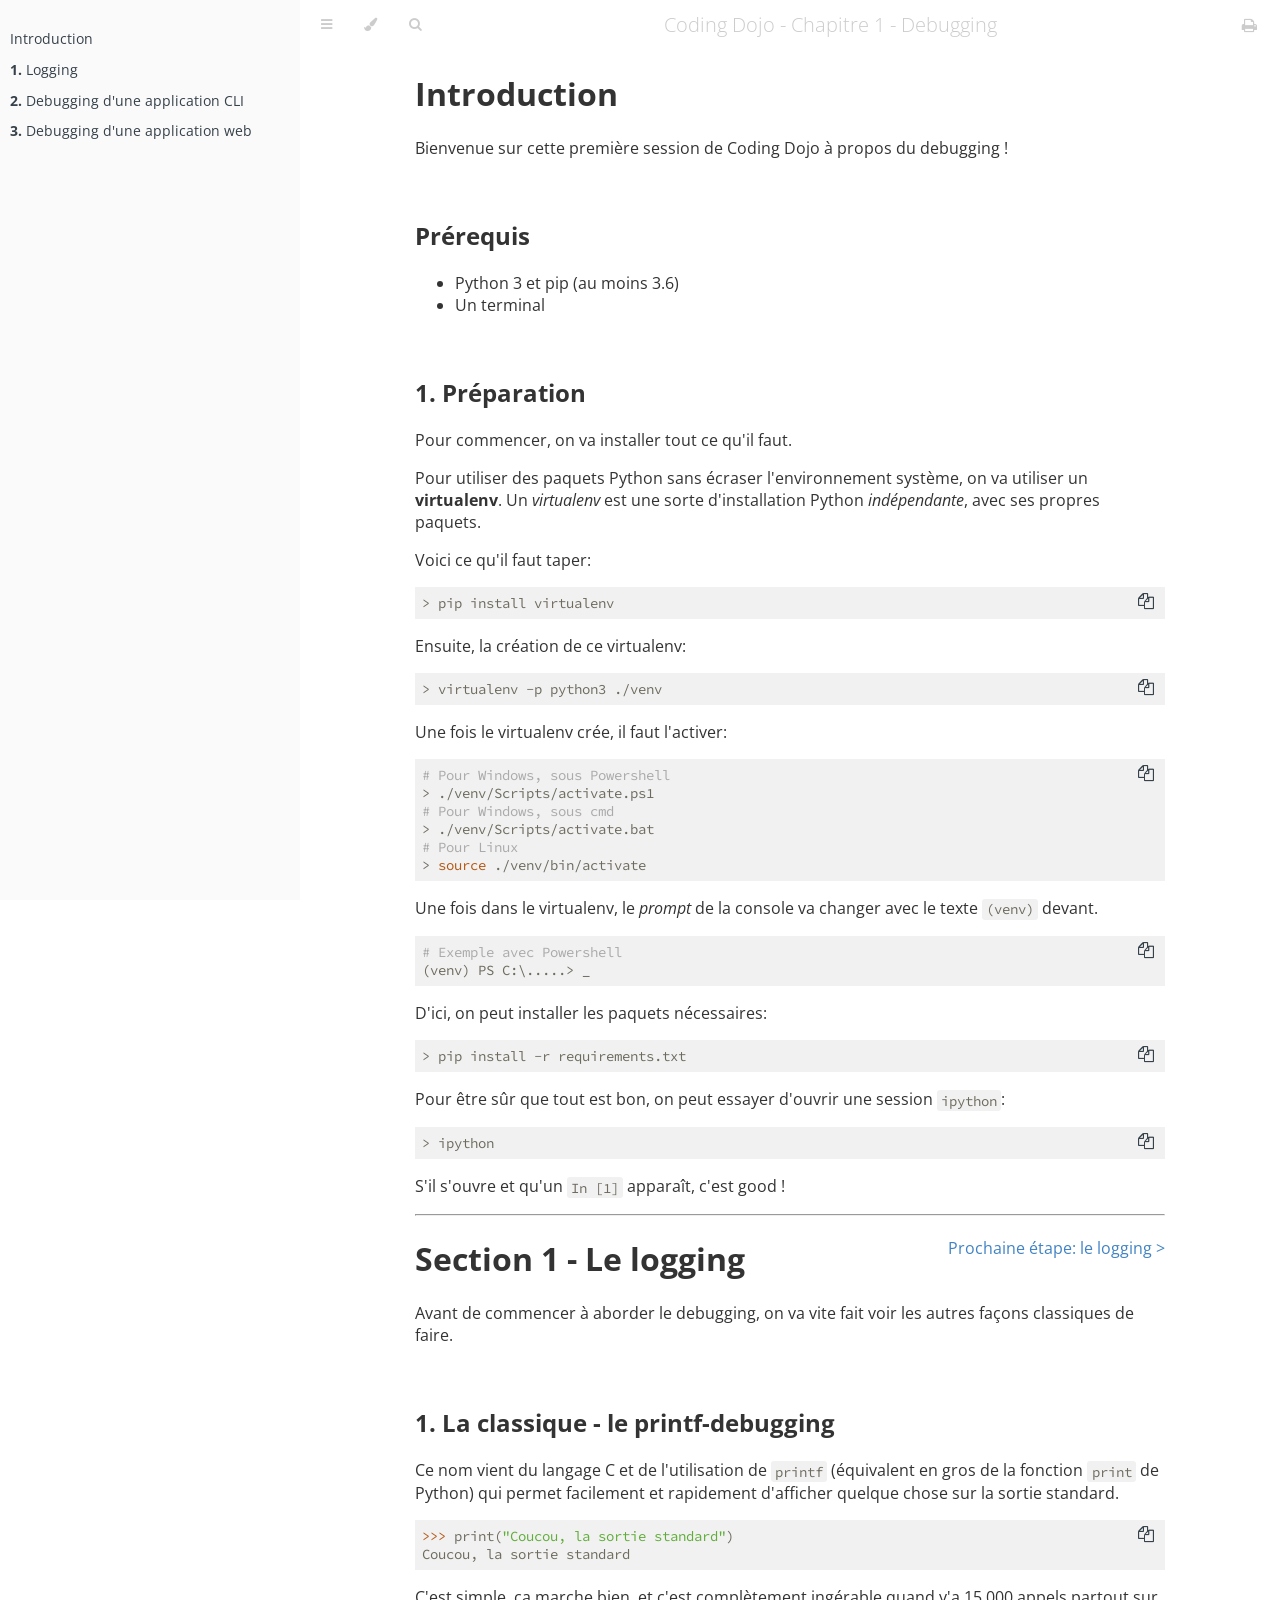
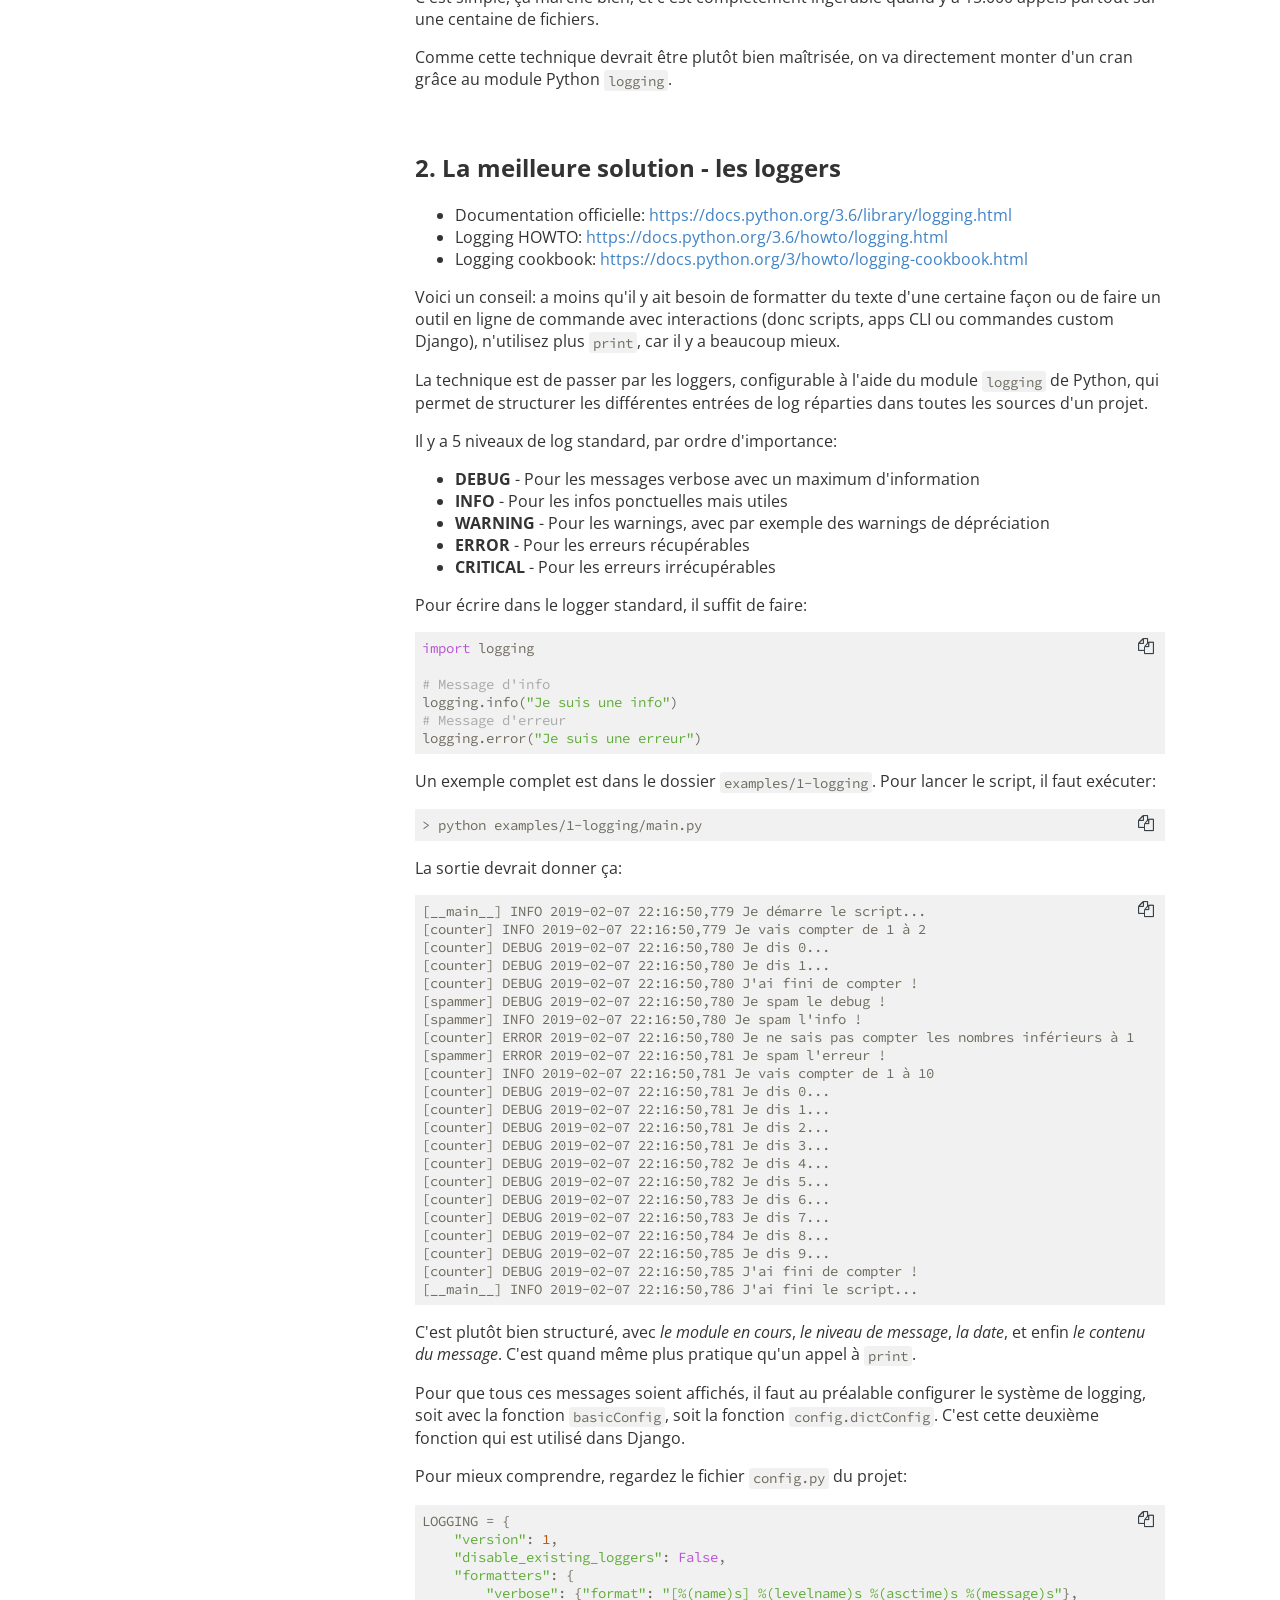
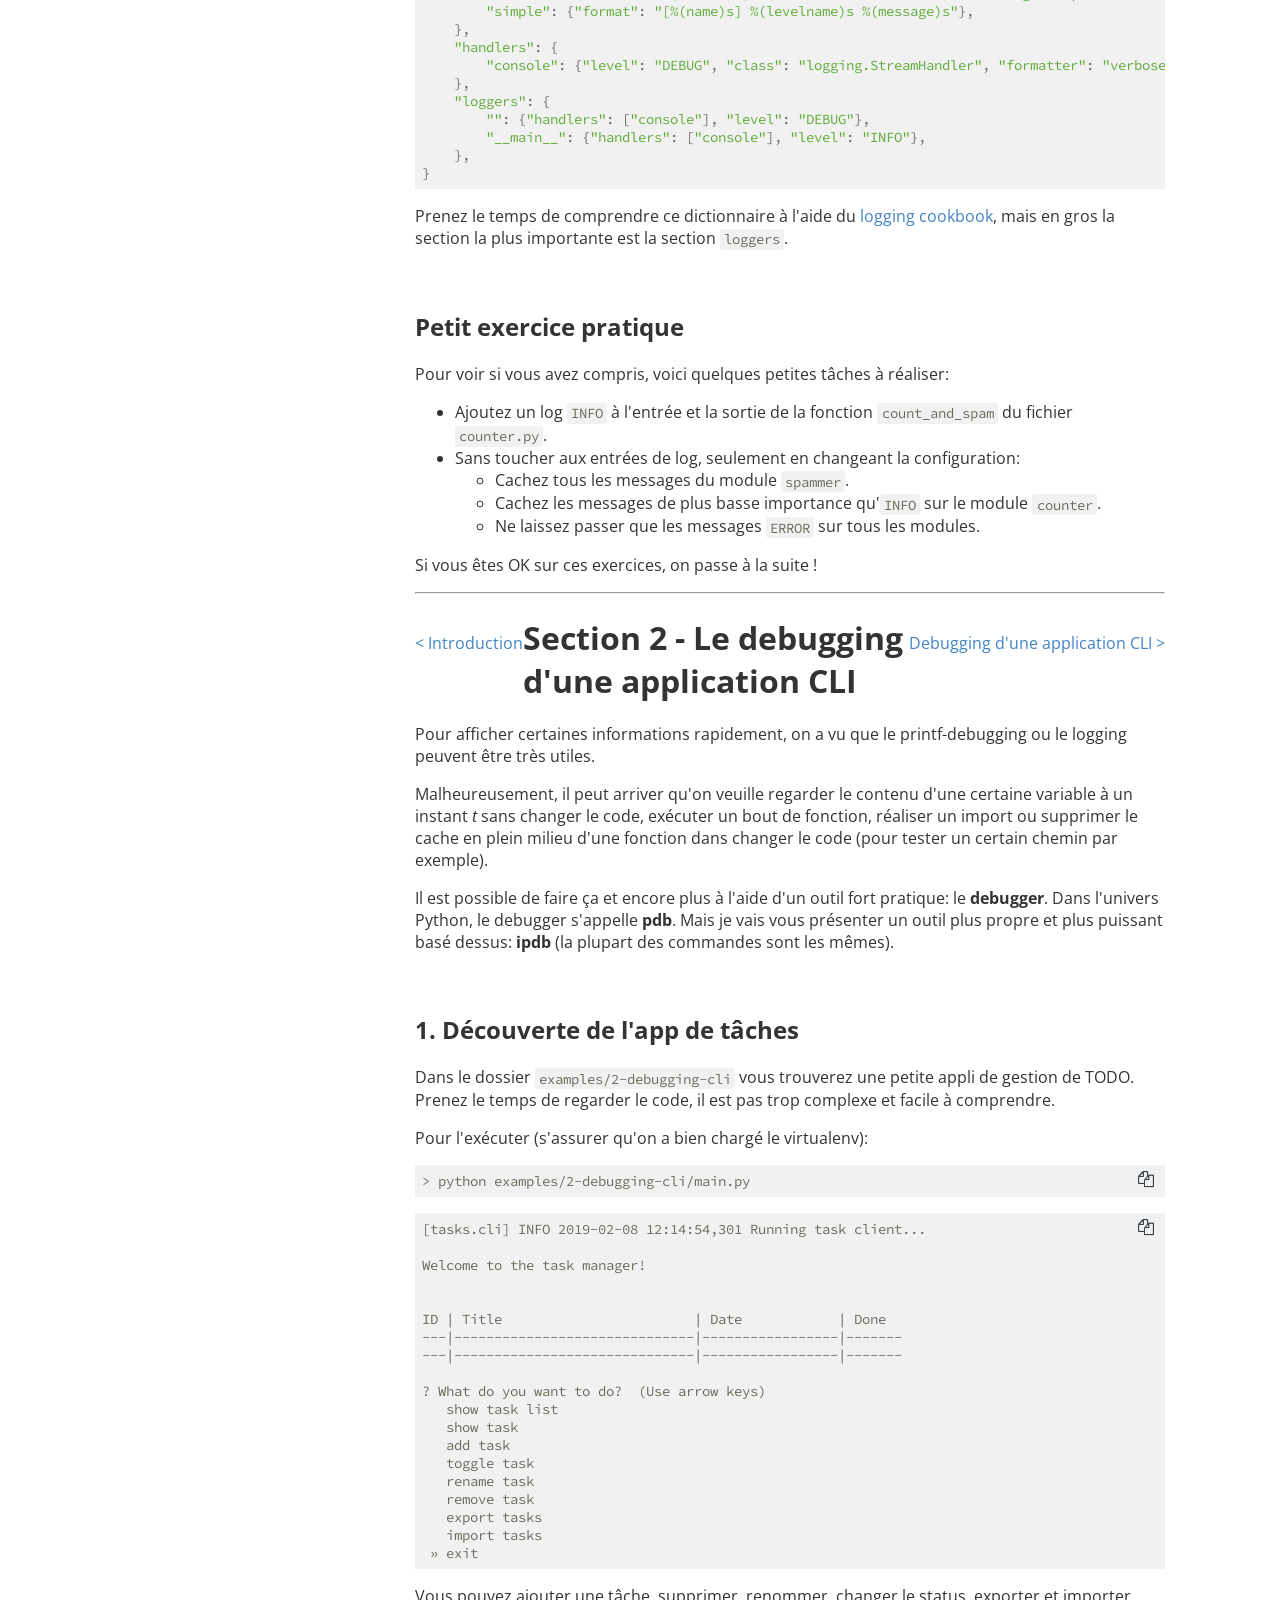
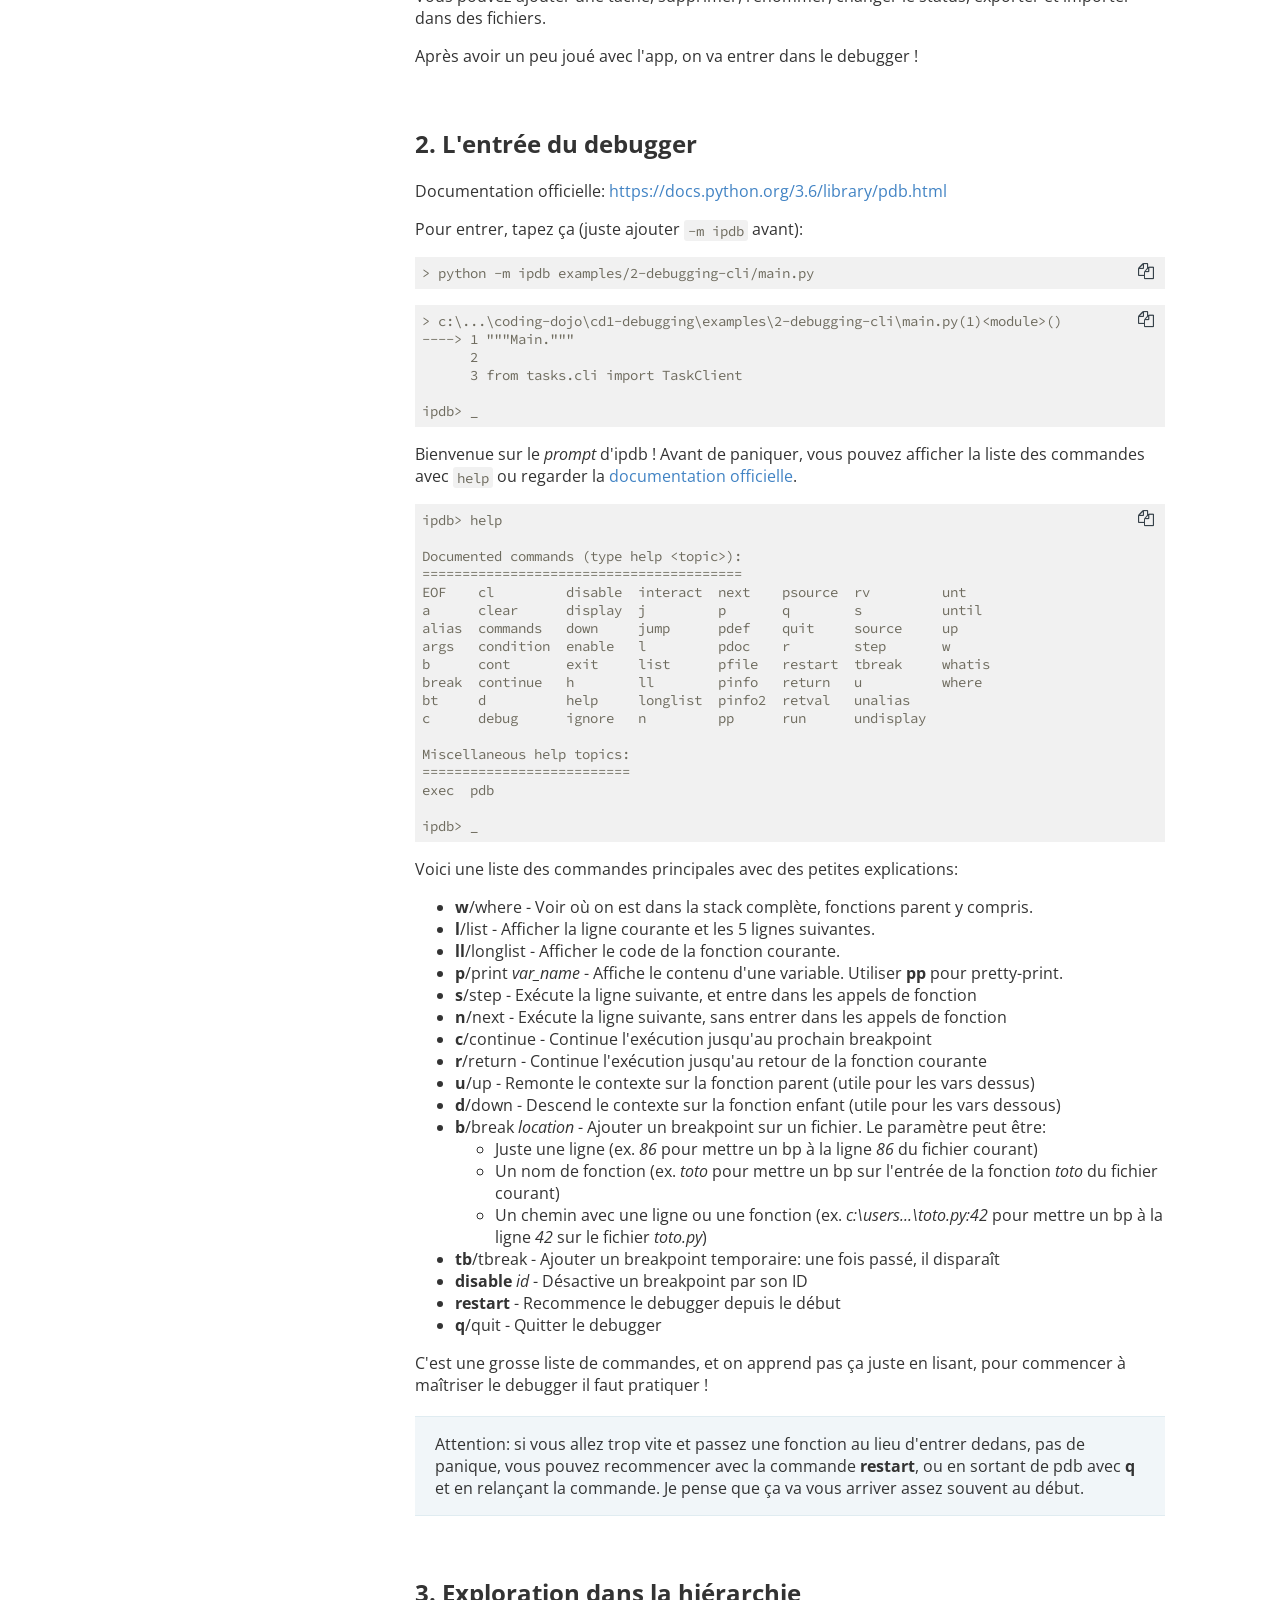
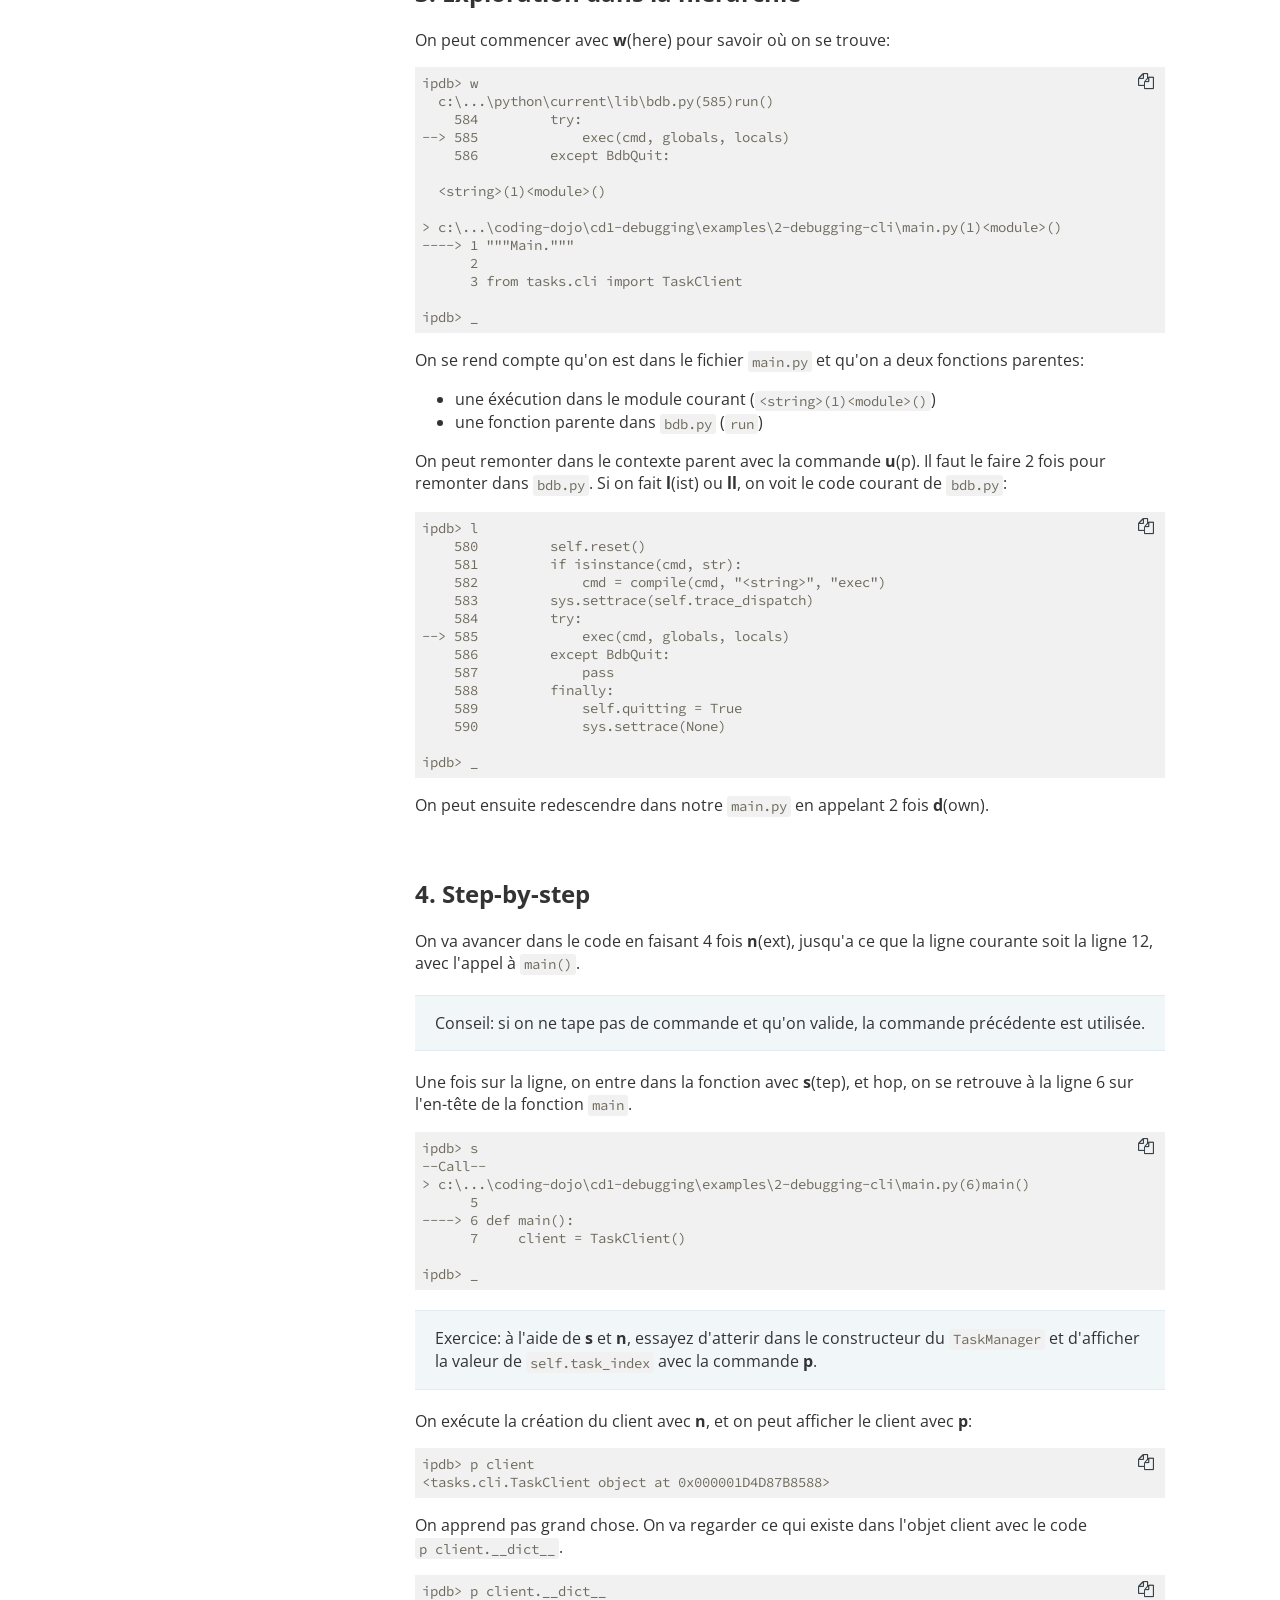
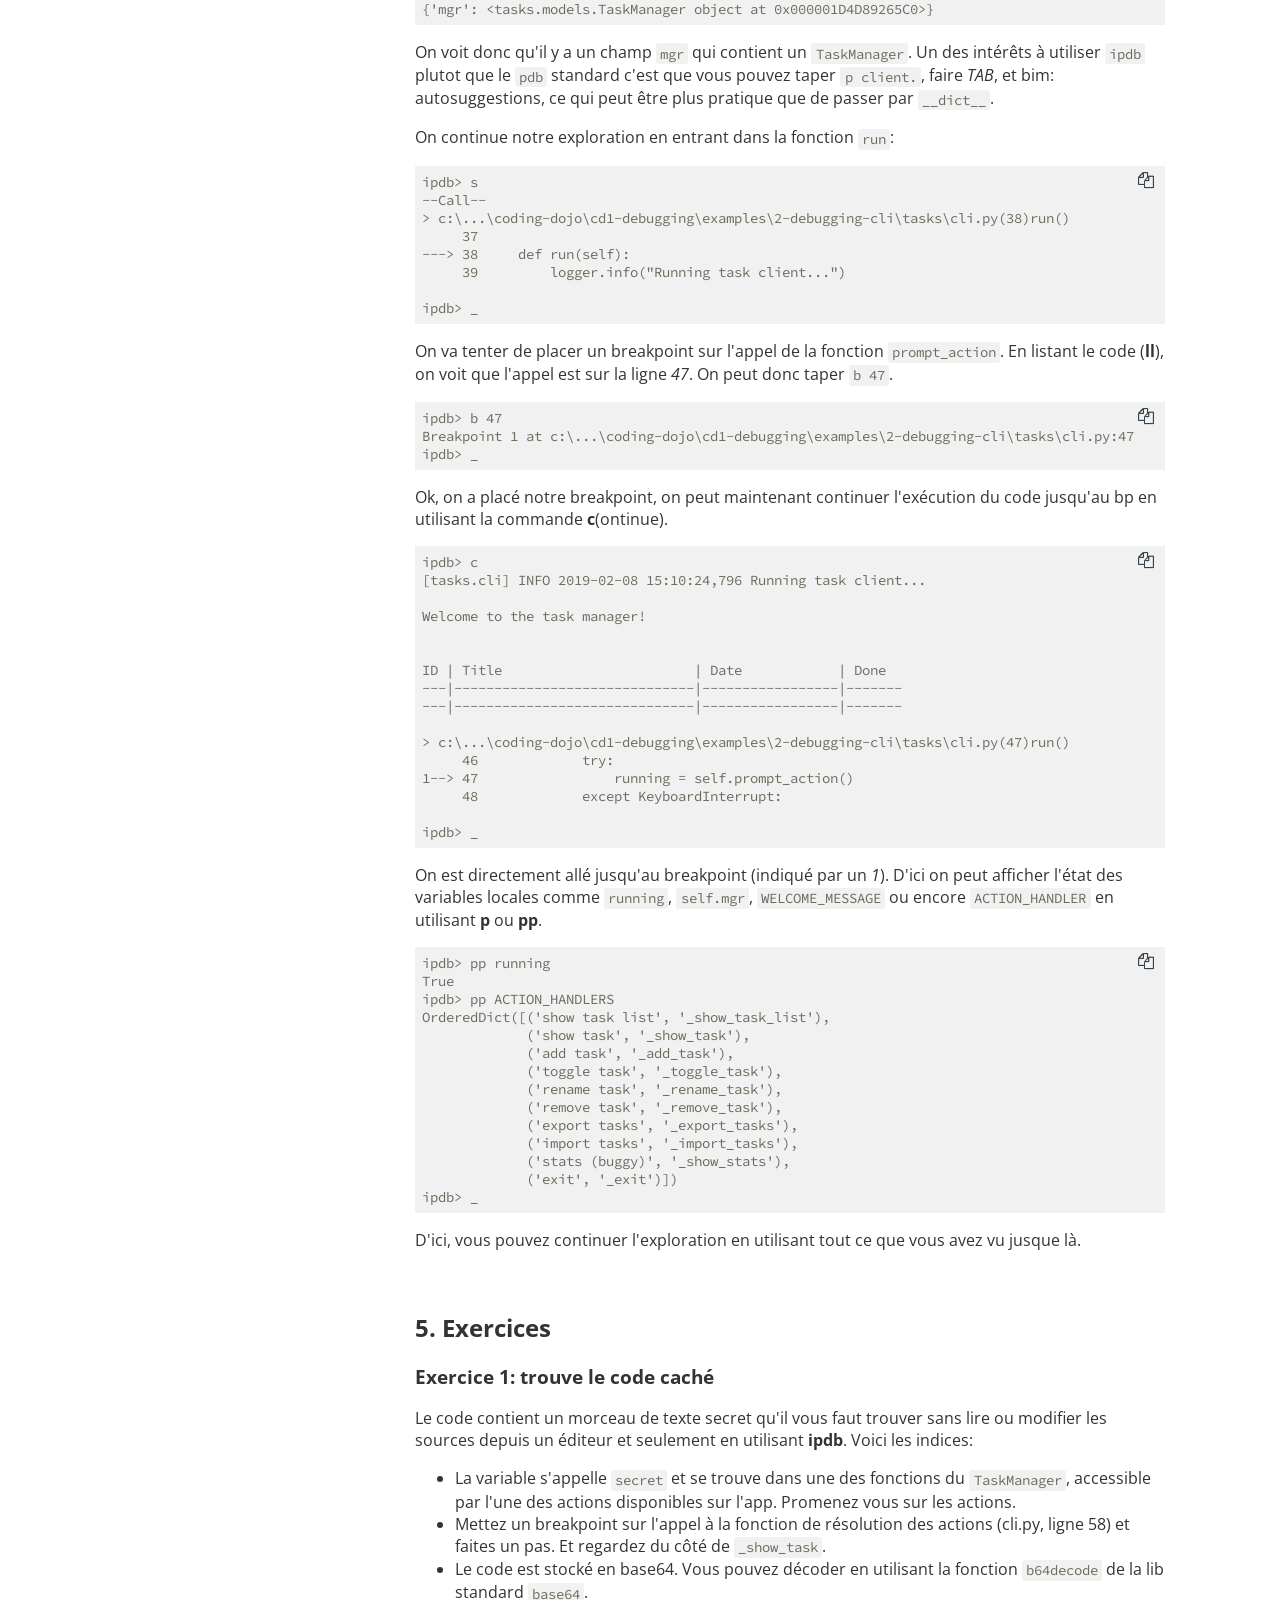
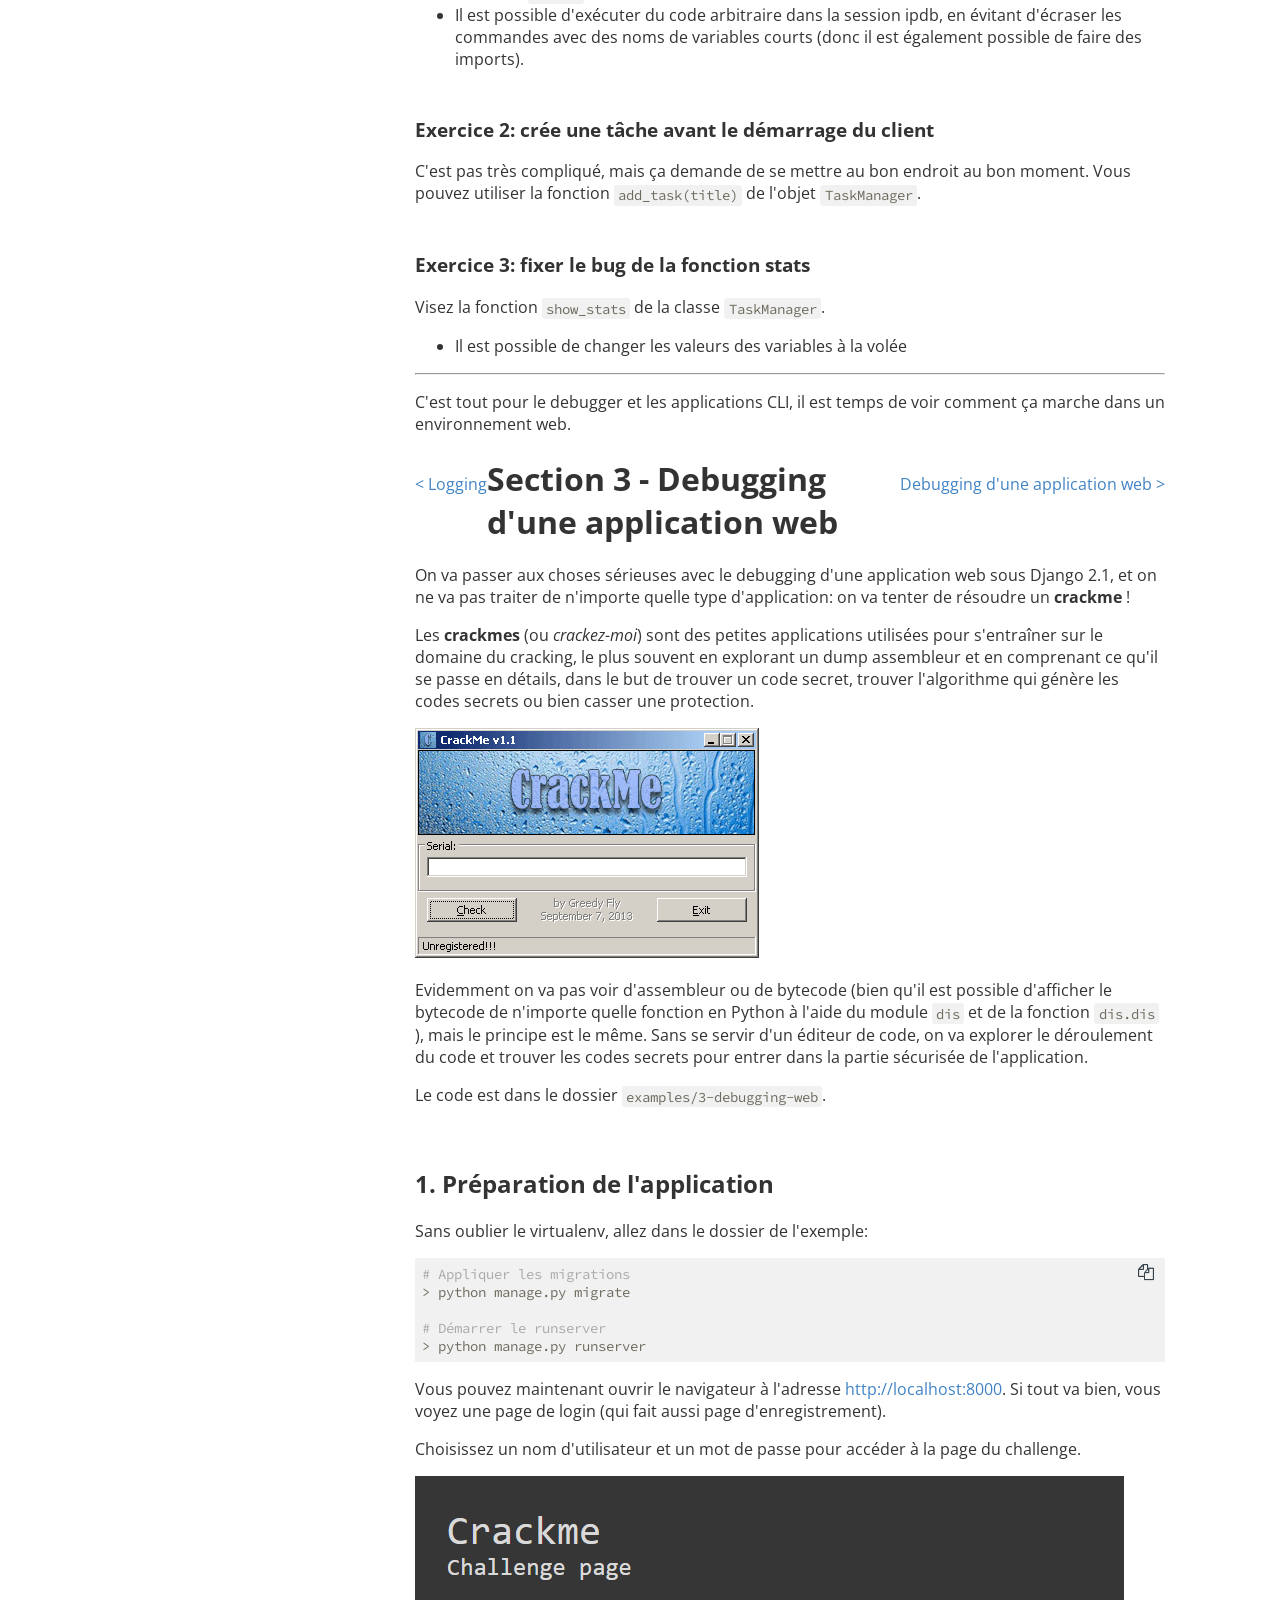
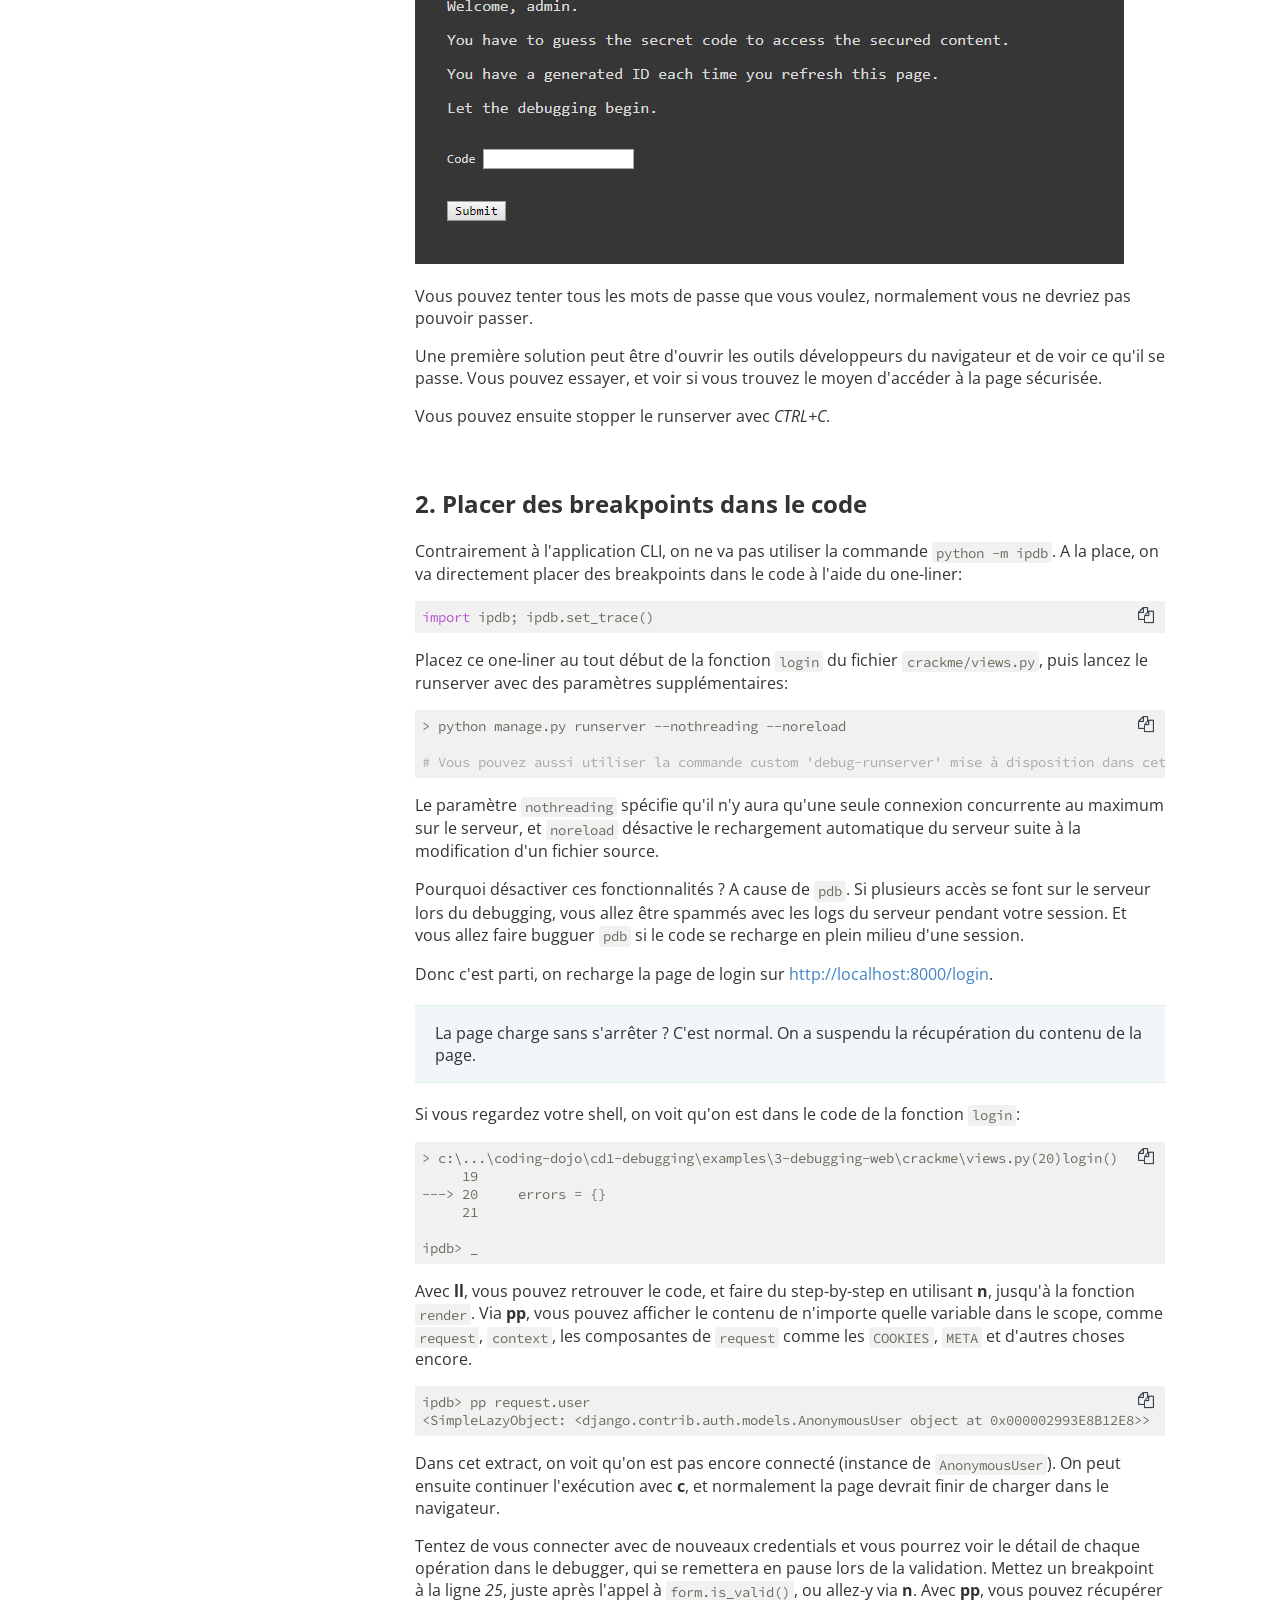
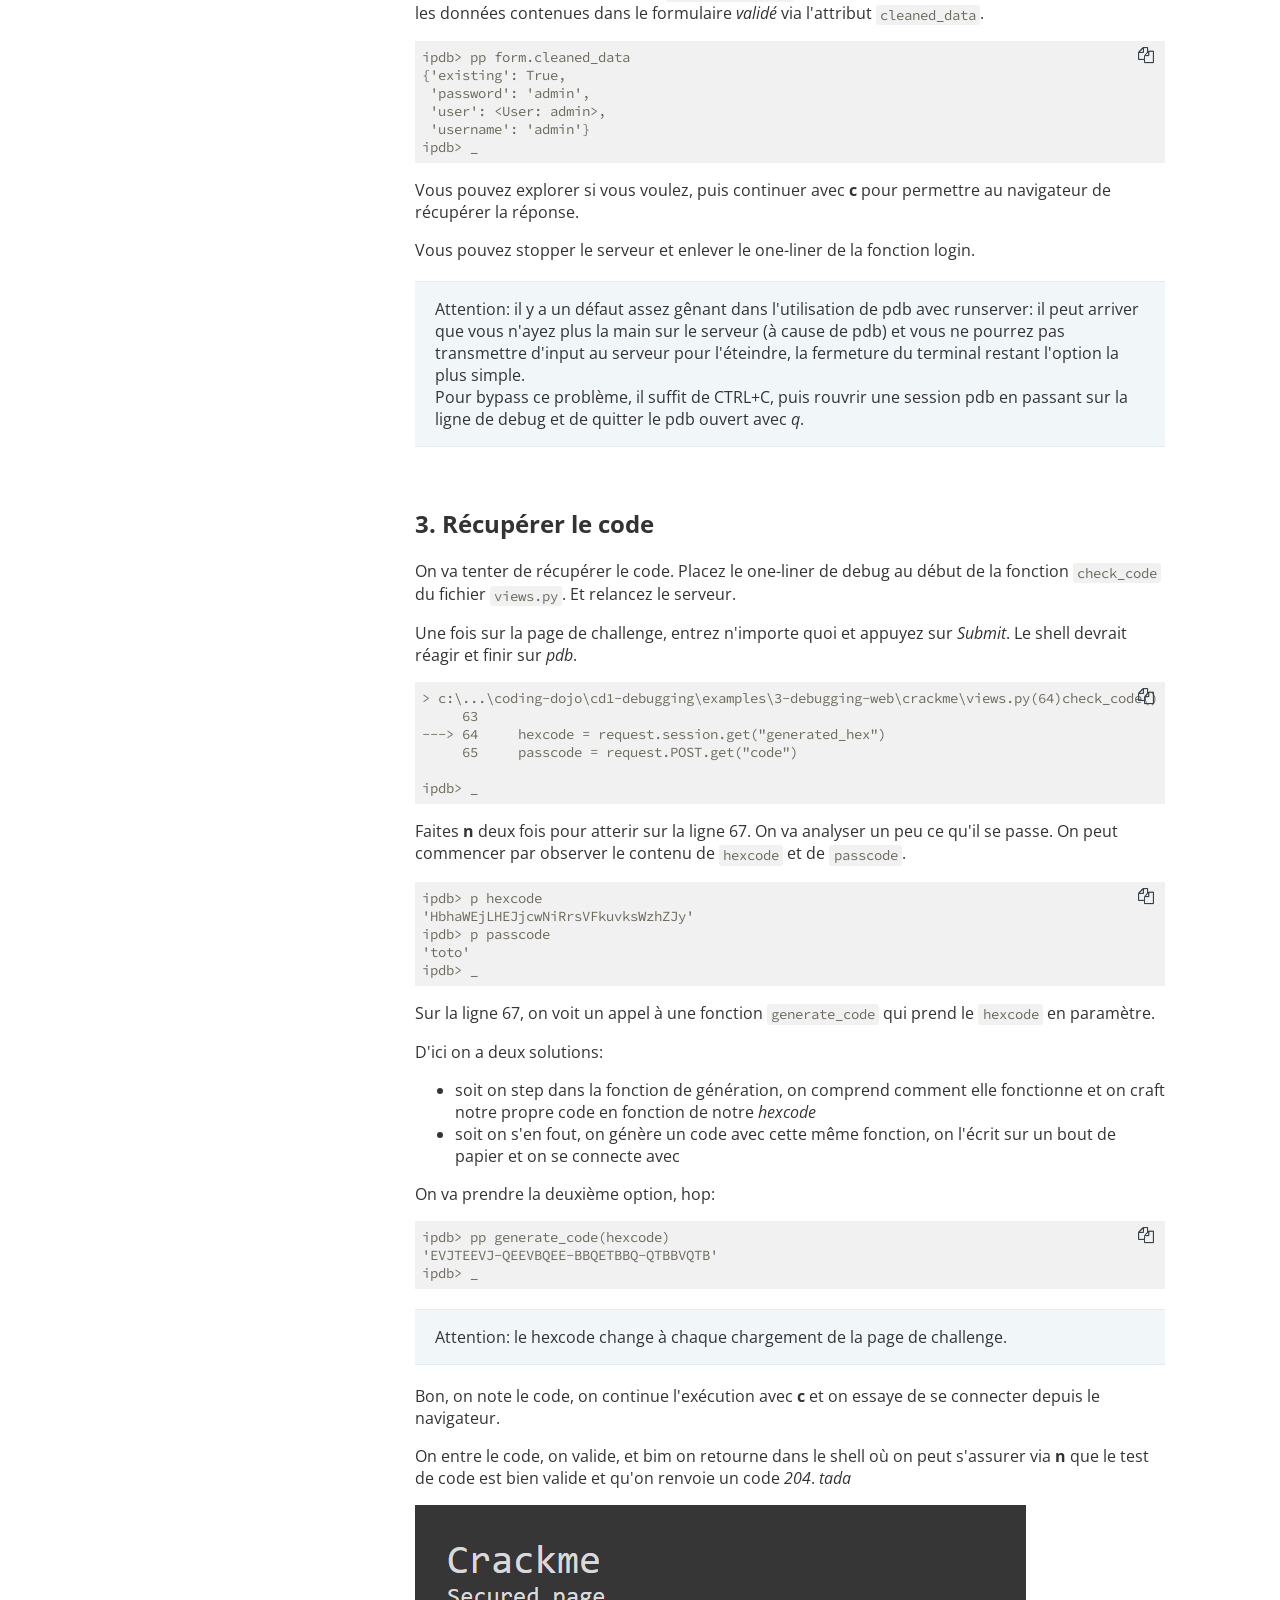
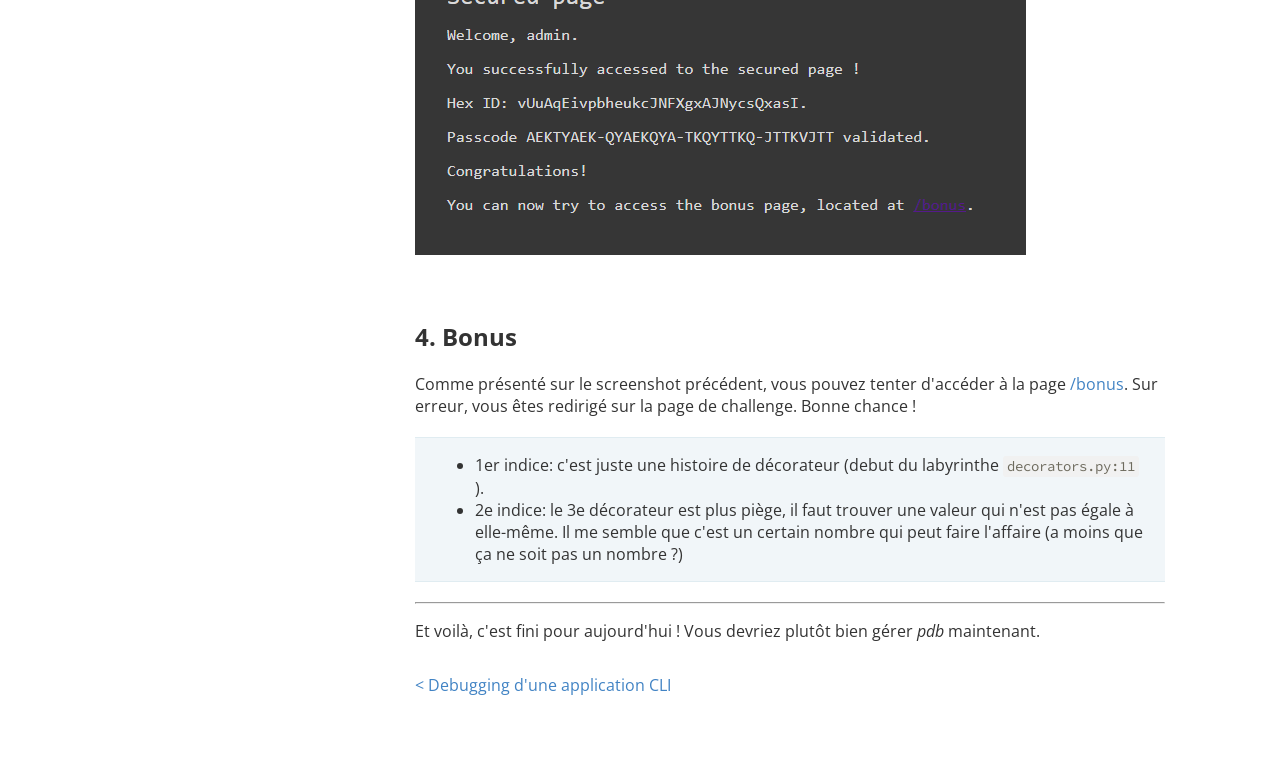
<file: guide/print.html>
<!DOCTYPE HTML>
<html lang="en" class="sidebar-visible no-js">
    <head>
        <!-- Book generated using mdBook -->
        <meta charset="UTF-8">
        <title>Coding Dojo - Chapitre 1 - Debugging</title>
        <meta content="text/html; charset=utf-8" http-equiv="Content-Type">
        <meta name="description" content="Debugging!">
        <meta name="viewport" content="width=device-width, initial-scale=1">
        <meta name="theme-color" content="#ffffff" />

        <link rel="shortcut icon" href="favicon.png">
        <link rel="stylesheet" href="css/variables.css">
        <link rel="stylesheet" href="css/general.css">
        <link rel="stylesheet" href="css/chrome.css">
        <link rel="stylesheet" href="css/print.css" media="print">

        <!-- Fonts -->
        <link rel="stylesheet" href="FontAwesome/css/font-awesome.css">
        <link href="https://fonts.googleapis.com/css?family=Open+Sans:300italic,400italic,600italic,700italic,800italic,400,300,600,700,800" rel="stylesheet" type="text/css">
        <link href="https://fonts.googleapis.com/css?family=Source+Code+Pro:500" rel="stylesheet" type="text/css">

        <!-- Highlight.js Stylesheets -->
        <link rel="stylesheet" href="highlight.css">
        <link rel="stylesheet" href="tomorrow-night.css">
        <link rel="stylesheet" href="ayu-highlight.css">

        <!-- Custom theme stylesheets -->
        

        
    </head>
    <body class="light">
        <!-- Provide site root to javascript -->
        <script type="text/javascript">var path_to_root = "";</script>

        <!-- Work around some values being stored in localStorage wrapped in quotes -->
        <script type="text/javascript">
            try {
                var theme = localStorage.getItem('mdbook-theme');
                var sidebar = localStorage.getItem('mdbook-sidebar');

                if (theme.startsWith('"') && theme.endsWith('"')) {
                    localStorage.setItem('mdbook-theme', theme.slice(1, theme.length - 1));
                }

                if (sidebar.startsWith('"') && sidebar.endsWith('"')) {
                    localStorage.setItem('mdbook-sidebar', sidebar.slice(1, sidebar.length - 1));
                }
            } catch (e) { }
        </script>

        <!-- Set the theme before any content is loaded, prevents flash -->
        <script type="text/javascript">
            var theme;
            try { theme = localStorage.getItem('mdbook-theme'); } catch(e) { } 
            if (theme === null || theme === undefined) { theme = 'light'; }
            document.body.className = theme;
            document.querySelector('html').className = theme + ' js';
        </script>

        <!-- Hide / unhide sidebar before it is displayed -->
        <script type="text/javascript">
            var html = document.querySelector('html');
            var sidebar = 'hidden';
            if (document.body.clientWidth >= 1080) {
                try { sidebar = localStorage.getItem('mdbook-sidebar'); } catch(e) { }
                sidebar = sidebar || 'visible';
            }
            html.classList.remove('sidebar-visible');
            html.classList.add("sidebar-" + sidebar);
        </script>

        <nav id="sidebar" class="sidebar" aria-label="Table of contents">
            <ol class="chapter"><li class="affix"><a href="0-INTRODUCTION.html">Introduction</a></li><li><a href="1-LOGGING.html"><strong aria-hidden="true">1.</strong> Logging</a></li><li><a href="2-DEBUGGING-CLI.html"><strong aria-hidden="true">2.</strong> Debugging d'une application CLI</a></li><li><a href="3-DEBUGGING-WEB.html"><strong aria-hidden="true">3.</strong> Debugging d'une application web</a></li></ol>
        </nav>

        <div id="page-wrapper" class="page-wrapper">

            <div class="page">
                
                <div id="menu-bar" class="menu-bar">
                    <div id="menu-bar-sticky-container">
                        <div class="left-buttons">
                            <button id="sidebar-toggle" class="icon-button" type="button" title="Toggle Table of Contents" aria-label="Toggle Table of Contents" aria-controls="sidebar">
                                <i class="fa fa-bars"></i>
                            </button>
                            <button id="theme-toggle" class="icon-button" type="button" title="Change theme" aria-label="Change theme" aria-haspopup="true" aria-expanded="false" aria-controls="theme-list">
                                <i class="fa fa-paint-brush"></i>
                            </button>
                            <ul id="theme-list" class="theme-popup" aria-label="Themes" role="menu">
                                <li role="none"><button role="menuitem" class="theme" id="light">Light <span class="default">(default)</span></button></li>
                                <li role="none"><button role="menuitem" class="theme" id="rust">Rust</button></li>
                                <li role="none"><button role="menuitem" class="theme" id="coal">Coal</button></li>
                                <li role="none"><button role="menuitem" class="theme" id="navy">Navy</button></li>
                                <li role="none"><button role="menuitem" class="theme" id="ayu">Ayu</button></li>
                            </ul>
                            
                            <button id="search-toggle" class="icon-button" type="button" title="Search. (Shortkey: s)" aria-label="Toggle Searchbar" aria-expanded="false" aria-keyshortcuts="S" aria-controls="searchbar">
                                <i class="fa fa-search"></i>
                            </button>
                            
                        </div>

                        <h1 class="menu-title">Coding Dojo - Chapitre 1 - Debugging</h1> 

                        <div class="right-buttons">
                            <a href="print.html" title="Print this book" aria-label="Print this book">
                                <i id="print-button" class="fa fa-print"></i>
                            </a>
                        </div>
                    </div>
                </div>

                
                <div id="search-wrapper" class="hidden">
                    <form id="searchbar-outer" class="searchbar-outer">
                        <input type="search" name="search" id="searchbar" name="searchbar" placeholder="Search this book ..." aria-controls="searchresults-outer" aria-describedby="searchresults-header">
                    </form>
                    <div id="searchresults-outer" class="searchresults-outer hidden">
                        <div id="searchresults-header" class="searchresults-header"></div>
                        <ul id="searchresults">
                        </ul>
                    </div>
                </div>
                

                <!-- Apply ARIA attributes after the sidebar and the sidebar toggle button are added to the DOM -->
                <script type="text/javascript">
                    document.getElementById('sidebar-toggle').setAttribute('aria-expanded', sidebar === 'visible');
                    document.getElementById('sidebar').setAttribute('aria-hidden', sidebar !== 'visible');
                    Array.from(document.querySelectorAll('#sidebar a')).forEach(function(link) {
                        link.setAttribute('tabIndex', sidebar === 'visible' ? 0 : -1);
                    });
                </script>

                <div id="content" class="content">
                    <main>
                        <a class="header" href="#introduction" id="introduction"><h1>Introduction</h1></a>
<p>Bienvenue sur cette première session de Coding Dojo à propos du debugging !</p>
<a class="header" href="#prérequis" id="prérequis"><h2>Prérequis</h2></a>
<ul>
<li>Python 3 et pip (au moins 3.6)</li>
<li>Un terminal</li>
</ul>
<a class="header" href="#a1-préparation" id="a1-préparation"><h2>1. Préparation</h2></a>
<p>Pour commencer, on va installer tout ce qu'il faut.</p>
<p>Pour utiliser des paquets Python sans écraser l'environnement système, on va utiliser un <strong>virtualenv</strong>.
Un <em>virtualenv</em> est une sorte d'installation Python <em>indépendante</em>, avec ses propres paquets.</p>
<p>Voici ce qu'il faut taper:</p>
<pre><code class="language-bash">&gt; pip install virtualenv
</code></pre>
<p>Ensuite, la création de ce virtualenv:</p>
<pre><code class="language-bash">&gt; virtualenv -p python3 ./venv
</code></pre>
<p>Une fois le virtualenv crée, il faut l'activer:</p>
<pre><code class="language-bash"># Pour Windows, sous Powershell
&gt; ./venv/Scripts/activate.ps1
# Pour Windows, sous cmd
&gt; ./venv/Scripts/activate.bat
# Pour Linux
&gt; source ./venv/bin/activate
</code></pre>
<p>Une fois dans le virtualenv, le <em>prompt</em> de la console va changer avec le texte <code>(venv)</code> devant.</p>
<pre><code class="language-bash"># Exemple avec Powershell
(venv) PS C:\.....&gt; _
</code></pre>
<p>D'ici, on peut installer les paquets nécessaires:</p>
<pre><code class="language-bash">&gt; pip install -r requirements.txt
</code></pre>
<p>Pour être sûr que tout est bon, on peut essayer d'ouvrir une session <code>ipython</code>:</p>
<pre><code class="language-bash">&gt; ipython
</code></pre>
<p>S'il s'ouvre et qu'un <code>In [1]</code> apparaît, c'est good !</p>
<hr />
<div style="float: right">
    <a href="./1-LOGGING.html">Prochaine étape: le logging ></a>
</div>
<a class="header" href="#section-1---le-logging" id="section-1---le-logging"><h1>Section 1 - Le logging</h1></a>
<p>Avant de commencer à aborder le debugging, on va vite fait voir les autres façons classiques de faire.</p>
<a class="header" href="#a1-la-classique---le-printf-debugging" id="a1-la-classique---le-printf-debugging"><h2>1. La classique - le printf-debugging</h2></a>
<p>Ce nom vient du langage C et de l'utilisation de <code>printf</code> (équivalent en gros de la fonction <code>print</code> de Python) qui permet facilement et rapidement d'afficher quelque chose sur la sortie standard.</p>
<pre><code class="language-python">&gt;&gt;&gt; print(&quot;Coucou, la sortie standard&quot;)
Coucou, la sortie standard
</code></pre>
<p>C'est simple, ça marche bien, et c'est complètement ingérable quand y'a 15.000 appels partout sur une centaine de fichiers.</p>
<p>Comme cette technique devrait être plutôt bien maîtrisée, on va directement monter d'un cran grâce au module Python <code>logging</code>.</p>
<a class="header" href="#a2-la-meilleure-solution---les-loggers" id="a2-la-meilleure-solution---les-loggers"><h2>2. La meilleure solution - les loggers</h2></a>
<ul>
<li>Documentation officielle: <a href="https://docs.python.org/3.6/library/logging.html">https://docs.python.org/3.6/library/logging.html</a></li>
<li>Logging HOWTO: <a href="https://docs.python.org/3.6/howto/logging.html">https://docs.python.org/3.6/howto/logging.html</a></li>
<li>Logging cookbook: <a href="https://docs.python.org/3/howto/logging-cookbook.html">https://docs.python.org/3/howto/logging-cookbook.html</a></li>
</ul>
<p>Voici un conseil: a moins qu'il y ait besoin de formatter du texte d'une certaine façon ou de faire un outil en ligne de commande avec interactions (donc scripts, apps CLI ou commandes custom Django), n'utilisez plus <code>print</code>, car il y a beaucoup mieux.</p>
<p>La technique est de passer par les loggers, configurable à l'aide du module <code>logging</code> de Python, qui permet de structurer les différentes entrées de log réparties dans toutes les sources d'un projet.</p>
<p>Il y a 5 niveaux de log standard, par ordre d'importance:</p>
<ul>
<li><strong>DEBUG</strong> - Pour les messages verbose avec un maximum d'information</li>
<li><strong>INFO</strong> - Pour les infos ponctuelles mais utiles</li>
<li><strong>WARNING</strong> - Pour les warnings, avec par exemple des warnings de dépréciation</li>
<li><strong>ERROR</strong> - Pour les erreurs récupérables</li>
<li><strong>CRITICAL</strong> - Pour les erreurs irrécupérables</li>
</ul>
<p>Pour écrire dans le logger standard, il suffit de faire:</p>
<pre><code class="language-python">import logging

# Message d'info
logging.info(&quot;Je suis une info&quot;)
# Message d'erreur
logging.error(&quot;Je suis une erreur&quot;)
</code></pre>
<p>Un exemple complet est dans le dossier <code>examples/1-logging</code>. Pour lancer le script, il faut exécuter:</p>
<pre><code class="language-bash">&gt; python examples/1-logging/main.py
</code></pre>
<p>La sortie devrait donner ça:</p>
<pre><code class="language-text">[__main__] INFO 2019-02-07 22:16:50,779 Je démarre le script...
[counter] INFO 2019-02-07 22:16:50,779 Je vais compter de 1 à 2
[counter] DEBUG 2019-02-07 22:16:50,780 Je dis 0...
[counter] DEBUG 2019-02-07 22:16:50,780 Je dis 1...
[counter] DEBUG 2019-02-07 22:16:50,780 J'ai fini de compter !
[spammer] DEBUG 2019-02-07 22:16:50,780 Je spam le debug !
[spammer] INFO 2019-02-07 22:16:50,780 Je spam l'info !
[counter] ERROR 2019-02-07 22:16:50,780 Je ne sais pas compter les nombres inférieurs à 1
[spammer] ERROR 2019-02-07 22:16:50,781 Je spam l'erreur !
[counter] INFO 2019-02-07 22:16:50,781 Je vais compter de 1 à 10
[counter] DEBUG 2019-02-07 22:16:50,781 Je dis 0...
[counter] DEBUG 2019-02-07 22:16:50,781 Je dis 1...
[counter] DEBUG 2019-02-07 22:16:50,781 Je dis 2...
[counter] DEBUG 2019-02-07 22:16:50,781 Je dis 3...
[counter] DEBUG 2019-02-07 22:16:50,782 Je dis 4...
[counter] DEBUG 2019-02-07 22:16:50,782 Je dis 5...
[counter] DEBUG 2019-02-07 22:16:50,783 Je dis 6...
[counter] DEBUG 2019-02-07 22:16:50,783 Je dis 7...
[counter] DEBUG 2019-02-07 22:16:50,784 Je dis 8...
[counter] DEBUG 2019-02-07 22:16:50,785 Je dis 9...
[counter] DEBUG 2019-02-07 22:16:50,785 J'ai fini de compter !
[__main__] INFO 2019-02-07 22:16:50,786 J'ai fini le script...
</code></pre>
<p>C'est plutôt bien structuré, avec <em>le module en cours</em>, <em>le niveau de message</em>, <em>la date</em>, et enfin <em>le contenu du message</em>. C'est quand même plus pratique qu'un appel à <code>print</code>.</p>
<p>Pour que tous ces messages soient affichés, il faut au préalable configurer le système de logging, soit avec la fonction <code>basicConfig</code>, soit la fonction <code>config.dictConfig</code>. C'est cette deuxième fonction qui est utilisé dans Django.</p>
<p>Pour mieux comprendre, regardez le fichier <code>config.py</code> du projet:</p>
<pre><code class="language-python">LOGGING = {
    &quot;version&quot;: 1,
    &quot;disable_existing_loggers&quot;: False,
    &quot;formatters&quot;: {
        &quot;verbose&quot;: {&quot;format&quot;: &quot;[%(name)s] %(levelname)s %(asctime)s %(message)s&quot;},
        &quot;simple&quot;: {&quot;format&quot;: &quot;[%(name)s] %(levelname)s %(message)s&quot;},
    },
    &quot;handlers&quot;: {
        &quot;console&quot;: {&quot;level&quot;: &quot;DEBUG&quot;, &quot;class&quot;: &quot;logging.StreamHandler&quot;, &quot;formatter&quot;: &quot;verbose&quot;},
    },
    &quot;loggers&quot;: {
        &quot;&quot;: {&quot;handlers&quot;: [&quot;console&quot;], &quot;level&quot;: &quot;DEBUG&quot;},
        &quot;__main__&quot;: {&quot;handlers&quot;: [&quot;console&quot;], &quot;level&quot;: &quot;INFO&quot;},
    },
}
</code></pre>
<p>Prenez le temps de comprendre ce dictionnaire à l'aide du <a href="https://docs.python.org/3/howto/logging-cookbook.html">logging cookbook</a>, mais en gros la section la plus importante est la section <code>loggers</code>.</p>
<a class="header" href="#petit-exercice-pratique" id="petit-exercice-pratique"><h2>Petit exercice pratique</h2></a>
<p>Pour voir si vous avez compris, voici quelques petites tâches à réaliser:</p>
<ul>
<li>Ajoutez un log <code>INFO</code> à l'entrée et la sortie de la fonction <code>count_and_spam</code> du fichier <code>counter.py</code>.</li>
<li>Sans toucher aux entrées de log, seulement en changeant la configuration:
<ul>
<li>Cachez tous les messages du module <code>spammer</code>.</li>
<li>Cachez les messages de plus basse importance qu'<code>INFO</code> sur le module <code>counter</code>.</li>
<li>Ne laissez passer que les messages <code>ERROR</code> sur tous les modules.</li>
</ul>
</li>
</ul>
<p>Si vous êtes OK sur ces exercices, on passe à la suite !</p>
<hr />
<p style="float: left">
    <a href="./0-INTRODUCTION.html">< Introduction</a>
</p>
<p style="float: right">
    <a href="./2-DEBUGGING-CLI.html">Debugging d'une application CLI ></a>
</p>
<a class="header" href="#section-2---le-debugging-dune-application-cli" id="section-2---le-debugging-dune-application-cli"><h1>Section 2 - Le debugging d'une application CLI</h1></a>
<p>Pour afficher certaines informations rapidement, on a vu que le printf-debugging ou le logging peuvent être très utiles.</p>
<p>Malheureusement, il peut arriver qu'on veuille regarder le contenu d'une certaine variable à un instant <em>t</em> sans changer le code, exécuter un bout de fonction, réaliser un import ou supprimer le cache en plein milieu d'une fonction dans changer le code (pour tester un certain chemin par exemple).</p>
<p>Il est possible de faire ça et encore plus à l'aide d'un outil fort pratique: le <strong>debugger</strong>.
Dans l'univers Python, le debugger s'appelle <strong>pdb</strong>. Mais je vais vous présenter un outil plus propre et plus puissant basé dessus: <strong>ipdb</strong> (la plupart des commandes sont les mêmes).</p>
<a class="header" href="#a1-découverte-de-lapp-de-tâches" id="a1-découverte-de-lapp-de-tâches"><h2>1. Découverte de l'app de tâches</h2></a>
<p>Dans le dossier <code>examples/2-debugging-cli</code> vous trouverez une petite appli de gestion de TODO.
Prenez le temps de regarder le code, il est pas trop complexe et facile à comprendre.</p>
<p>Pour l'exécuter (s'assurer qu'on a bien chargé le virtualenv):</p>
<pre><code class="language-bash">&gt; python examples/2-debugging-cli/main.py
</code></pre>
<pre><code class="language-text">[tasks.cli] INFO 2019-02-08 12:14:54,301 Running task client...

Welcome to the task manager!


ID | Title                        | Date            | Done
---|------------------------------|-----------------|-------
---|------------------------------|-----------------|-------

? What do you want to do?  (Use arrow keys)
   show task list
   show task
   add task
   toggle task
   rename task
   remove task
   export tasks
   import tasks
 » exit
</code></pre>
<p>Vous pouvez ajouter une tâche, supprimer, renommer, changer le status, exporter et importer dans des fichiers.</p>
<p>Après avoir un peu joué avec l'app, on va entrer dans le debugger !</p>
<a class="header" href="#a2-lentrée-du-debugger" id="a2-lentrée-du-debugger"><h2>2. L'entrée du debugger</h2></a>
<p>Documentation officielle: <a href="https://docs.python.org/3.6/library/pdb.html">https://docs.python.org/3.6/library/pdb.html</a></p>
<p>Pour entrer, tapez ça (juste ajouter <code>-m ipdb</code> avant):</p>
<pre><code class="language-bash">&gt; python -m ipdb examples/2-debugging-cli/main.py
</code></pre>
<pre><code class="language-text">&gt; c:\...\coding-dojo\cd1-debugging\examples\2-debugging-cli\main.py(1)&lt;module&gt;()
----&gt; 1 &quot;&quot;&quot;Main.&quot;&quot;&quot;
      2
      3 from tasks.cli import TaskClient

ipdb&gt; _
</code></pre>
<p>Bienvenue sur le <em>prompt</em> d'ipdb ! Avant de paniquer, vous pouvez afficher la liste des commandes avec <code>help</code> ou regarder la <a href="https://docs.python.org/3.6/library/pdb.html">documentation officielle</a>.</p>
<pre><code class="language-text">ipdb&gt; help

Documented commands (type help &lt;topic&gt;):
========================================
EOF    cl         disable  interact  next    psource  rv         unt
a      clear      display  j         p       q        s          until
alias  commands   down     jump      pdef    quit     source     up
args   condition  enable   l         pdoc    r        step       w
b      cont       exit     list      pfile   restart  tbreak     whatis
break  continue   h        ll        pinfo   return   u          where
bt     d          help     longlist  pinfo2  retval   unalias
c      debug      ignore   n         pp      run      undisplay

Miscellaneous help topics:
==========================
exec  pdb

ipdb&gt; _
</code></pre>
<p>Voici une liste des commandes principales avec des petites explications:</p>
<ul>
<li><strong>w</strong>/where - Voir où on est dans la stack complète, fonctions parent y compris.</li>
<li><strong>l</strong>/list - Afficher la ligne courante et les 5 lignes suivantes.</li>
<li><strong>ll</strong>/longlist - Afficher le code de la fonction courante.</li>
<li><strong>p</strong>/print <em>var_name</em> - Affiche le contenu d'une variable. Utiliser <strong>pp</strong> pour pretty-print.</li>
<li><strong>s</strong>/step - Exécute la ligne suivante, et entre dans les appels de fonction</li>
<li><strong>n</strong>/next - Exécute la ligne suivante, sans entrer dans les appels de fonction</li>
<li><strong>c</strong>/continue - Continue l'exécution jusqu'au prochain breakpoint</li>
<li><strong>r</strong>/return - Continue l'exécution jusqu'au retour de la fonction courante</li>
<li><strong>u</strong>/up - Remonte le contexte sur la fonction parent (utile pour les vars dessus)</li>
<li><strong>d</strong>/down - Descend le contexte sur la fonction enfant (utile pour les vars dessous)</li>
<li><strong>b</strong>/break <em>location</em> - Ajouter un breakpoint sur un fichier. Le paramètre peut être:
<ul>
<li>Juste une ligne (ex. <em>86</em> pour mettre un bp à la ligne <em>86</em> du fichier courant)</li>
<li>Un nom de fonction (ex. <em>toto</em> pour mettre un bp sur l'entrée de la fonction <em>toto</em> du fichier courant)</li>
<li>Un chemin avec une ligne ou une fonction (ex. <em>c:\users...\toto.py:42</em> pour mettre un bp à la ligne <em>42</em> sur le fichier <em>toto.py</em>)</li>
</ul>
</li>
<li><strong>tb</strong>/tbreak - Ajouter un breakpoint temporaire: une fois passé, il disparaît</li>
<li><strong>disable</strong> <em>id</em> - Désactive un breakpoint par son ID</li>
<li><strong>restart</strong> - Recommence le debugger depuis le début</li>
<li><strong>q</strong>/quit - Quitter le debugger</li>
</ul>
<p>C'est une grosse liste de commandes, et on apprend pas ça juste en lisant, pour commencer à maîtriser le debugger il faut pratiquer !</p>
<blockquote>
<p>Attention: si vous allez trop vite et passez une fonction au lieu d'entrer dedans, pas de panique, vous pouvez recommencer
avec la commande <strong>restart</strong>, ou en sortant de pdb avec <strong>q</strong> et en relançant la commande. Je pense que ça va vous arriver assez souvent au début.</p>
</blockquote>
<a class="header" href="#a3-exploration-dans-la-hiérarchie" id="a3-exploration-dans-la-hiérarchie"><h2>3. Exploration dans la hiérarchie</h2></a>
<p>On peut commencer avec <strong>w</strong>(here) pour savoir où on se trouve:</p>
<pre><code class="language-text">ipdb&gt; w
  c:\...\python\current\lib\bdb.py(585)run()
    584         try:
--&gt; 585             exec(cmd, globals, locals)
    586         except BdbQuit:

  &lt;string&gt;(1)&lt;module&gt;()

&gt; c:\...\coding-dojo\cd1-debugging\examples\2-debugging-cli\main.py(1)&lt;module&gt;()
----&gt; 1 &quot;&quot;&quot;Main.&quot;&quot;&quot;
      2
      3 from tasks.cli import TaskClient

ipdb&gt; _
</code></pre>
<p>On se rend compte qu'on est dans le fichier <code>main.py</code> et qu'on a deux fonctions parentes:</p>
<ul>
<li>une éxécution dans le module courant (<code>&lt;string&gt;(1)&lt;module&gt;()</code>)</li>
<li>une fonction parente dans <code>bdb.py</code> (<code>run</code>)</li>
</ul>
<p>On peut remonter dans le contexte parent avec la commande <strong>u</strong>(p). Il faut le faire 2 fois pour remonter dans <code>bdb.py</code>.
Si on fait <strong>l</strong>(ist) ou <strong>ll</strong>, on voit le code courant de <code>bdb.py</code>:</p>
<pre><code class="language-text">ipdb&gt; l
    580         self.reset()
    581         if isinstance(cmd, str):
    582             cmd = compile(cmd, &quot;&lt;string&gt;&quot;, &quot;exec&quot;)
    583         sys.settrace(self.trace_dispatch)
    584         try:
--&gt; 585             exec(cmd, globals, locals)
    586         except BdbQuit:
    587             pass
    588         finally:
    589             self.quitting = True
    590             sys.settrace(None)

ipdb&gt; _
</code></pre>
<p>On peut ensuite redescendre dans notre <code>main.py</code> en appelant 2 fois <strong>d</strong>(own).</p>
<a class="header" href="#a4-step-by-step" id="a4-step-by-step"><h2>4. Step-by-step</h2></a>
<p>On va avancer dans le code en faisant 4 fois <strong>n</strong>(ext), jusqu'a ce que la ligne courante soit la ligne 12, avec l'appel à <code>main()</code>.</p>
<blockquote>
<p>Conseil: si on ne tape pas de commande et qu'on valide, la commande précédente est utilisée.</p>
</blockquote>
<p>Une fois sur la ligne, on entre dans la fonction avec <strong>s</strong>(tep), et hop, on se retrouve à la ligne 6 sur l'en-tête de la fonction <code>main</code>.</p>
<pre><code class="language-text">ipdb&gt; s
--Call--
&gt; c:\...\coding-dojo\cd1-debugging\examples\2-debugging-cli\main.py(6)main()
      5
----&gt; 6 def main():
      7     client = TaskClient()

ipdb&gt; _
</code></pre>
<blockquote>
<p>Exercice: à l'aide de <strong>s</strong> et <strong>n</strong>, essayez d'atterir dans le constructeur du <code>TaskManager</code> et d'afficher la valeur de <code>self.task_index</code> avec la commande <strong>p</strong>.</p>
</blockquote>
<p>On exécute la création du client avec <strong>n</strong>, et on peut afficher le client avec <strong>p</strong>:</p>
<pre><code class="language-text">ipdb&gt; p client
&lt;tasks.cli.TaskClient object at 0x000001D4D87B8588&gt;
</code></pre>
<p>On apprend pas grand chose. On va regarder ce qui existe dans l'objet client avec le code <code>p client.__dict__</code>.</p>
<pre><code class="language-text">ipdb&gt; p client.__dict__
{'mgr': &lt;tasks.models.TaskManager object at 0x000001D4D89265C0&gt;}
</code></pre>
<p>On voit donc qu'il y a un champ <code>mgr</code> qui contient un <code>TaskManager</code>.
Un des intérêts à utiliser <code>ipdb</code> plutot que le <code>pdb</code> standard c'est que vous pouvez taper <code>p client.</code>, faire <em>TAB</em>, et bim: autosuggestions, ce qui peut être plus pratique que de passer par <code>__dict__</code>.</p>
<p>On continue notre exploration en entrant dans la fonction <code>run</code>:</p>
<pre><code class="language-text">ipdb&gt; s
--Call--
&gt; c:\...\coding-dojo\cd1-debugging\examples\2-debugging-cli\tasks\cli.py(38)run()
     37
---&gt; 38     def run(self):
     39         logger.info(&quot;Running task client...&quot;)

ipdb&gt; _
</code></pre>
<p>On va tenter de placer un breakpoint sur l'appel de la fonction <code>prompt_action</code>. En listant le code (<strong>ll</strong>), on voit que l'appel est sur la ligne <em>47</em>.
On peut donc taper <code>b 47</code>.</p>
<pre><code class="language-text">ipdb&gt; b 47
Breakpoint 1 at c:\...\coding-dojo\cd1-debugging\examples\2-debugging-cli\tasks\cli.py:47
ipdb&gt; _
</code></pre>
<p>Ok, on a placé notre breakpoint, on peut maintenant continuer l'exécution du code jusqu'au bp en utilisant la commande <strong>c</strong>(ontinue).</p>
<pre><code class="language-text">ipdb&gt; c
[tasks.cli] INFO 2019-02-08 15:10:24,796 Running task client...

Welcome to the task manager!


ID | Title                        | Date            | Done
---|------------------------------|-----------------|-------
---|------------------------------|-----------------|-------

&gt; c:\...\coding-dojo\cd1-debugging\examples\2-debugging-cli\tasks\cli.py(47)run()
     46             try:
1--&gt; 47                 running = self.prompt_action()
     48             except KeyboardInterrupt:

ipdb&gt; _
</code></pre>
<p>On est directement allé jusqu'au breakpoint (indiqué par un <em>1</em>). D'ici on peut afficher l'état des variables locales comme <code>running</code>, <code>self.mgr</code>, <code>WELCOME_MESSAGE</code> ou encore <code>ACTION_HANDLER</code> en utilisant <strong>p</strong> ou <strong>pp</strong>.</p>
<pre><code class="language-text">ipdb&gt; pp running
True
ipdb&gt; pp ACTION_HANDLERS
OrderedDict([('show task list', '_show_task_list'),
             ('show task', '_show_task'),
             ('add task', '_add_task'),
             ('toggle task', '_toggle_task'),
             ('rename task', '_rename_task'),
             ('remove task', '_remove_task'),
             ('export tasks', '_export_tasks'),
             ('import tasks', '_import_tasks'),
             ('stats (buggy)', '_show_stats'),
             ('exit', '_exit')])
ipdb&gt; _
</code></pre>
<p>D'ici, vous pouvez continuer l'exploration en utilisant tout ce que vous avez vu jusque là.</p>
<a class="header" href="#a5-exercices" id="a5-exercices"><h2>5. Exercices</h2></a>
<a class="header" href="#exercice-1-trouve-le-code-caché" id="exercice-1-trouve-le-code-caché"><h3>Exercice 1: trouve le code caché</h3></a>
<p>Le code contient un morceau de texte secret qu'il vous faut trouver sans lire ou modifier les sources depuis un éditeur et seulement en utilisant <strong>ipdb</strong>.
Voici les indices:</p>
<ul>
<li>La variable s'appelle <code>secret</code> et se trouve dans une des fonctions du <code>TaskManager</code>, accessible par l'une des actions disponibles sur l'app. Promenez vous sur les actions.</li>
<li>Mettez un breakpoint sur l'appel à la fonction de résolution des actions (cli.py, ligne 58) et faites un pas. Et regardez du côté de <code>_show_task</code>.</li>
<li>Le code est stocké en base64. Vous pouvez décoder en utilisant la fonction <code>b64decode</code> de la lib standard <code>base64</code>.</li>
<li>Il est possible d'exécuter du code arbitraire dans la session ipdb, en évitant d'écraser les commandes avec des noms de variables courts (donc il est également possible de faire des imports).</li>
</ul>
<a class="header" href="#exercice-2-crée-une-tâche-avant-le-démarrage-du-client" id="exercice-2-crée-une-tâche-avant-le-démarrage-du-client"><h3>Exercice 2: crée une tâche avant le démarrage du client</h3></a>
<p>C'est pas très compliqué, mais ça demande de se mettre au bon endroit au bon moment.
Vous pouvez utiliser la fonction <code>add_task(title)</code> de l'objet <code>TaskManager</code>.</p>
<a class="header" href="#exercice-3-fixer-le-bug-de-la-fonction-stats" id="exercice-3-fixer-le-bug-de-la-fonction-stats"><h3>Exercice 3: fixer le bug de la fonction stats</h3></a>
<p>Visez la fonction <code>show_stats</code> de la classe <code>TaskManager</code>.</p>
<ul>
<li>Il est possible de changer les valeurs des variables à la volée</li>
</ul>
<hr />
<p>C'est tout pour le debugger et les applications CLI, il est temps de voir comment ça marche dans un environnement web.</p>
<p style="float: left">
  <a href="./1-LOGGING.html">< Logging</a>
</p>
<p style="float: right">
  <a href="./3-DEBUGGING-WEB.html">Debugging d'une application web ></a>
</p>
<a class="header" href="#section-3---debugging-dune-application-web" id="section-3---debugging-dune-application-web"><h1>Section 3 - Debugging d'une application web</h1></a>
<p>On va passer aux choses sérieuses avec le debugging d'une application web sous Django 2.1,
et on ne va pas traiter de n'importe quelle type d'application: on va tenter de résoudre un <strong>crackme</strong> !</p>
<p>Les <strong>crackmes</strong> (ou <em>crackez-moi</em>) sont des petites applications utilisées pour s'entraîner sur le domaine du cracking, le plus souvent en explorant un dump assembleur et en comprenant ce qu'il se passe en détails, dans le but de trouver un code secret, trouver l'algorithme qui génère les codes secrets ou bien casser une protection.</p>
<p><img src="./images/p1.gif" alt="crackme" /></p>
<p>Evidemment on va pas voir d'assembleur ou de bytecode (bien qu'il est possible d'afficher le bytecode de n'importe quelle fonction en Python à l'aide du module <code>dis</code> et de la fonction <code>dis.dis</code>), mais le principe est le même. Sans se servir d'un éditeur de code, on va explorer le déroulement du code et trouver les codes secrets pour entrer dans la partie sécurisée de l'application.</p>
<p>Le code est dans le dossier <code>examples/3-debugging-web</code>.</p>
<a class="header" href="#a1-préparation-de-lapplication" id="a1-préparation-de-lapplication"><h2>1. Préparation de l'application</h2></a>
<p>Sans oublier le virtualenv, allez dans le dossier de l'exemple:</p>
<pre><code class="language-bash"># Appliquer les migrations
&gt; python manage.py migrate

# Démarrer le runserver
&gt; python manage.py runserver
</code></pre>
<p>Vous pouvez maintenant ouvrir le navigateur à l'adresse <a href="http://localhost:8000">http://localhost:8000</a>.
Si tout va bien, vous voyez une page de login (qui fait aussi page d'enregistrement).</p>
<p>Choisissez un nom d'utilisateur et un mot de passe pour accéder à la page du challenge.</p>
<p><img src="./images/challenge.png" alt="challenge" /></p>
<p>Vous pouvez tenter tous les mots de passe que vous voulez, normalement vous ne devriez pas pouvoir passer.</p>
<p>Une première solution peut être d'ouvrir les outils développeurs du navigateur et de voir ce qu'il se passe. Vous pouvez essayer, et voir si vous trouvez le moyen d'accéder à la page sécurisée.</p>
<p>Vous pouvez ensuite stopper le runserver avec <em>CTRL+C</em>.</p>
<a class="header" href="#a2-placer-des-breakpoints-dans-le-code" id="a2-placer-des-breakpoints-dans-le-code"><h2>2. Placer des breakpoints dans le code</h2></a>
<p>Contrairement à l'application CLI, on ne va pas utiliser la commande <code>python -m ipdb</code>. A la place, on va directement placer des breakpoints dans le code à l'aide du one-liner:</p>
<pre><code class="language-python">import ipdb; ipdb.set_trace()
</code></pre>
<p>Placez ce one-liner au tout début de la fonction <code>login</code> du fichier <code>crackme/views.py</code>, puis lancez le runserver avec des paramètres supplémentaires:</p>
<pre><code class="language-bash">&gt; python manage.py runserver --nothreading --noreload

# Vous pouvez aussi utiliser la commande custom 'debug-runserver' mise à disposition dans cet exemple
</code></pre>
<p>Le paramètre <code>nothreading</code> spécifie qu'il n'y aura qu'une seule connexion concurrente au maximum sur le serveur, et <code>noreload</code> désactive le rechargement automatique du serveur suite à la modification d'un fichier source.</p>
<p>Pourquoi désactiver ces fonctionnalités ? A cause de <code>pdb</code>. Si plusieurs accès se font sur le serveur lors du debugging, vous allez être spammés avec les logs du serveur pendant votre session. Et vous allez faire bugguer <code>pdb</code> si le code se recharge en plein milieu d'une session.</p>
<p>Donc c'est parti, on recharge la page de login sur <a href="http://localhost:8000/login">http://localhost:8000/login</a>.</p>
<blockquote>
<p>La page charge sans s'arrêter ? C'est normal. On a suspendu la récupération du contenu de la page.</p>
</blockquote>
<p>Si vous regardez votre shell, on voit qu'on est dans le code de la fonction <code>login</code>:</p>
<pre><code class="language-text">&gt; c:\...\coding-dojo\cd1-debugging\examples\3-debugging-web\crackme\views.py(20)login()
     19
---&gt; 20     errors = {}
     21

ipdb&gt; _
</code></pre>
<p>Avec <strong>ll</strong>, vous pouvez retrouver le code, et faire du step-by-step en utilisant <strong>n</strong>, jusqu'à la fonction <code>render</code>. Via <strong>pp</strong>, vous pouvez afficher le contenu de n'importe quelle variable dans le scope, comme <code>request</code>, <code>context</code>, les composantes de <code>request</code> comme les <code>COOKIES</code>, <code>META</code> et d'autres choses encore.</p>
<pre><code class="language-text">ipdb&gt; pp request.user
&lt;SimpleLazyObject: &lt;django.contrib.auth.models.AnonymousUser object at 0x000002993E8B12E8&gt;&gt;
</code></pre>
<p>Dans cet extract, on voit qu'on est pas encore connecté (instance de <code>AnonymousUser</code>). On peut ensuite continuer l'exécution avec <strong>c</strong>, et normalement la page devrait finir de charger dans le navigateur.</p>
<p>Tentez de vous connecter avec de nouveaux credentials et vous pourrez voir le détail de chaque opération dans le debugger, qui se remettera en pause lors de la validation. Mettez un breakpoint à la ligne <em>25</em>, juste après l'appel à <code>form.is_valid()</code>, ou allez-y via <strong>n</strong>.
Avec <strong>pp</strong>, vous pouvez récupérer les données contenues dans le formulaire <em>validé</em> via l'attribut <code>cleaned_data</code>.</p>
<pre><code class="language-text">ipdb&gt; pp form.cleaned_data
{'existing': True,
 'password': 'admin',
 'user': &lt;User: admin&gt;,
 'username': 'admin'}
ipdb&gt; _
</code></pre>
<p>Vous pouvez explorer si vous voulez, puis continuer avec <strong>c</strong> pour permettre au navigateur de récupérer la réponse.</p>
<p>Vous pouvez stopper le serveur et enlever le one-liner de la fonction login.</p>
<blockquote>
<p>Attention: il y a un défaut assez gênant dans l'utilisation de pdb avec runserver: il peut arriver que vous n'ayez plus la main sur le serveur (à cause de pdb) et vous ne pourrez pas transmettre d'input au serveur pour l'éteindre, la fermeture du terminal restant l'option la plus simple.<br />
Pour bypass ce problème, il suffit de CTRL+C, puis rouvrir une session pdb en passant sur la ligne de debug et de quitter le pdb ouvert avec <em>q</em>.</p>
</blockquote>
<a class="header" href="#a3-récupérer-le-code" id="a3-récupérer-le-code"><h2>3. Récupérer le code</h2></a>
<p>On va tenter de récupérer le code. Placez le one-liner de debug au début de la fonction <code>check_code</code> du fichier <code>views.py</code>. Et relancez le serveur.</p>
<p>Une fois sur la page de challenge, entrez n'importe quoi et appuyez sur <em>Submit</em>. Le shell devrait réagir et finir sur <em>pdb</em>.</p>
<pre><code class="language-text">&gt; c:\...\coding-dojo\cd1-debugging\examples\3-debugging-web\crackme\views.py(64)check_code()
     63
---&gt; 64     hexcode = request.session.get(&quot;generated_hex&quot;)
     65     passcode = request.POST.get(&quot;code&quot;)

ipdb&gt; _
</code></pre>
<p>Faites <strong>n</strong> deux fois pour atterir sur la ligne 67. On va analyser un peu ce qu'il se passe.
On peut commencer par observer le contenu de <code>hexcode</code> et de <code>passcode</code>.</p>
<pre><code class="language-text">ipdb&gt; p hexcode
'HbhaWEjLHEJjcwNiRrsVFkuvksWzhZJy'
ipdb&gt; p passcode
'toto'
ipdb&gt; _
</code></pre>
<p>Sur la ligne 67, on voit un appel à une fonction <code>generate_code</code> qui prend le <code>hexcode</code> en paramètre.</p>
<p>D'ici on a deux solutions:</p>
<ul>
<li>soit on step dans la fonction de génération, on comprend comment elle fonctionne et on craft notre propre code en fonction de notre <em>hexcode</em></li>
<li>soit on s'en fout, on génère un code avec cette même fonction, on l'écrit sur un bout de papier et on se connecte avec</li>
</ul>
<p>On va prendre la deuxième option, hop:</p>
<pre><code class="language-text">ipdb&gt; pp generate_code(hexcode)
'EVJTEEVJ-QEEVBQEE-BBQETBBQ-QTBBVQTB'
ipdb&gt; _
</code></pre>
<blockquote>
<p>Attention: le hexcode change à chaque chargement de la page de challenge.</p>
</blockquote>
<p>Bon, on note le code, on continue l'exécution avec <strong>c</strong> et on essaye de se connecter depuis le navigateur.</p>
<p>On entre le code, on valide, et bim on retourne dans le shell où on peut s'assurer via <strong>n</strong> que le test de code est bien valide et qu'on renvoie un code <em>204</em>. <em>tada</em></p>
<p><img src="./images/success.png" alt="success" /></p>
<a class="header" href="#a4-bonus" id="a4-bonus"><h2>4. Bonus</h2></a>
<p>Comme présenté sur le screenshot précédent, vous pouvez tenter d'accéder à la page <a href="http://localhost:8000/bonus">/bonus</a>. Sur erreur, vous êtes redirigé sur la page de challenge. Bonne chance !</p>
<blockquote>
<ul>
<li>1er indice: c'est juste une histoire de décorateur (debut du labyrinthe <code>decorators.py:11</code>).</li>
<li>2e indice: le 3e décorateur est plus piège, il faut trouver une valeur qui n'est pas égale à elle-même. Il me semble que c'est un certain nombre qui peut faire l'affaire (a moins que ça ne soit pas un nombre ?)</li>
</ul>
</blockquote>
<hr />
<p>Et voilà, c'est fini pour aujourd'hui ! Vous devriez plutôt bien gérer <em>pdb</em> maintenant.</p>
<p style="float: left">
  <a href="./2-DEBUGGING-CLI.html">< Debugging d'une application CLI</a>
</p>

                    </main>

                    <nav class="nav-wrapper" aria-label="Page navigation">
                        <!-- Mobile navigation buttons -->
                        

                        

                        <div style="clear: both"></div>
                    </nav>
                </div>
            </div>

            <nav class="nav-wide-wrapper" aria-label="Page navigation">
                

                
            </nav>

        </div>

        

        

        

        
        <script src="elasticlunr.min.js" type="text/javascript" charset="utf-8"></script>
        <script src="mark.min.js" type="text/javascript" charset="utf-8"></script>
        <script src="searcher.js" type="text/javascript" charset="utf-8"></script>
        

        <script src="clipboard.min.js" type="text/javascript" charset="utf-8"></script>
        <script src="highlight.js" type="text/javascript" charset="utf-8"></script>
        <script src="book.js" type="text/javascript" charset="utf-8"></script>

        <!-- Custom JS scripts -->
        

        
        
        <script type="text/javascript">
        window.addEventListener('load', function() {
            window.setTimeout(window.print, 100);
        });
        </script>
        
        

    </body>
</html>
</file>
<file: guide/css/variables.css>
/* Globals */

:root {
    --sidebar-width: 300px;
    --page-padding: 15px;
    --content-max-width: 750px;
}

/* Themes */

.ayu {
    --bg: hsl(210, 25%, 8%);
    --fg: #c5c5c5;

    --sidebar-bg: #14191f;
    --sidebar-fg: #c8c9db;
    --sidebar-non-existant: #5c6773;
    --sidebar-active: #ffb454;
    --sidebar-spacer: #2d334f;

    --scrollbar: var(--sidebar-fg);

    --icons: #737480;
    --icons-hover: #b7b9cc;

    --links: #0096cf;

    --inline-code-color: #ffb454;

    --theme-popup-bg: #14191f;
    --theme-popup-border: #5c6773;
    --theme-hover: #191f26;

    --quote-bg: hsl(226, 15%, 17%);
    --quote-border: hsl(226, 15%, 22%);

    --table-border-color: hsl(210, 25%, 13%);
    --table-header-bg: hsl(210, 25%, 28%);
    --table-alternate-bg: hsl(210, 25%, 11%);

    --searchbar-border-color: #848484;
    --searchbar-bg: #424242;
    --searchbar-fg: #fff;
    --searchbar-shadow-color: #d4c89f;
    --searchresults-header-fg: #666;
    --searchresults-border-color: #888;
    --searchresults-li-bg: #252932;
    --search-mark-bg: #e3b171;
}

.coal {
    --bg: hsl(200, 7%, 8%);
    --fg: #98a3ad;

    --sidebar-bg: #292c2f;
    --sidebar-fg: #a1adb8;
    --sidebar-non-existant: #505254;
    --sidebar-active: #3473ad;
    --sidebar-spacer: #393939;

    --scrollbar: var(--sidebar-fg);

    --icons: #43484d;
    --icons-hover: #b3c0cc;

    --links: #2b79a2;

    --inline-code-color: #c5c8c6;;

    --theme-popup-bg: #141617;
    --theme-popup-border: #43484d;
    --theme-hover: #1f2124;

    --quote-bg: hsl(234, 21%, 18%);
    --quote-border: hsl(234, 21%, 23%);

    --table-border-color: hsl(200, 7%, 13%);
    --table-header-bg: hsl(200, 7%, 28%);
    --table-alternate-bg: hsl(200, 7%, 11%);

    --searchbar-border-color: #aaa;
    --searchbar-bg: #b7b7b7;
    --searchbar-fg: #000;
    --searchbar-shadow-color: #aaa;
    --searchresults-header-fg: #666;
    --searchresults-border-color: #98a3ad;
    --searchresults-li-bg: #2b2b2f;
    --search-mark-bg: #355c7d;
}

.light {
    --bg: hsl(0, 0%, 100%);
    --fg: #333333;

    --sidebar-bg: #fafafa;
    --sidebar-fg: #364149;
    --sidebar-non-existant: #aaaaaa;
    --sidebar-active: #008cff;
    --sidebar-spacer: #f4f4f4;

    --scrollbar: #cccccc;

    --icons: #cccccc;
    --icons-hover: #333333;

    --links: #4183c4;

    --inline-code-color: #6e6b5e;

    --theme-popup-bg: #fafafa;
    --theme-popup-border: #cccccc;
    --theme-hover: #e6e6e6;

    --quote-bg: hsl(197, 37%, 96%);
    --quote-border: hsl(197, 37%, 91%);

    --table-border-color: hsl(0, 0%, 95%);
    --table-header-bg: hsl(0, 0%, 80%);
    --table-alternate-bg: hsl(0, 0%, 97%);

    --searchbar-border-color: #aaa;
    --searchbar-bg: #fafafa;
    --searchbar-fg: #000;
    --searchbar-shadow-color: #aaa;
    --searchresults-header-fg: #666;
    --searchresults-border-color: #888;
    --searchresults-li-bg: #e4f2fe;
    --search-mark-bg: #a2cff5;
}

.navy {
    --bg: hsl(226, 23%, 11%);
    --fg: #bcbdd0;

    --sidebar-bg: #282d3f;
    --sidebar-fg: #c8c9db;
    --sidebar-non-existant: #505274;
    --sidebar-active: #2b79a2;
    --sidebar-spacer: #2d334f;

    --scrollbar: var(--sidebar-fg);

    --icons: #737480;
    --icons-hover: #b7b9cc;

    --links: #2b79a2;

    --inline-code-color: #c5c8c6;;

    --theme-popup-bg: #161923;
    --theme-popup-border: #737480;
    --theme-hover: #282e40;

    --quote-bg: hsl(226, 15%, 17%);
    --quote-border: hsl(226, 15%, 22%);

    --table-border-color: hsl(226, 23%, 16%);
    --table-header-bg: hsl(226, 23%, 31%);
    --table-alternate-bg: hsl(226, 23%, 14%);

    --searchbar-border-color: #aaa;
    --searchbar-bg: #aeaec6;
    --searchbar-fg: #000;
    --searchbar-shadow-color: #aaa;
    --searchresults-header-fg: #5f5f71;
    --searchresults-border-color: #5c5c68;
    --searchresults-li-bg: #242430;
    --search-mark-bg: #a2cff5;
}

.rust {
    --bg: hsl(60, 9%, 87%);
    --fg: #262625;

    --sidebar-bg: #3b2e2a;
    --sidebar-fg: #c8c9db;
    --sidebar-non-existant: #505254;
    --sidebar-active: #e69f67;
    --sidebar-spacer: #45373a;

    --scrollbar: var(--sidebar-fg);

    --icons: #737480;
    --icons-hover: #262625;

    --links: #2b79a2;

    --inline-code-color: #6e6b5e;

    --theme-popup-bg: #e1e1db;
    --theme-popup-border: #b38f6b;
    --theme-hover: #99908a;

    --quote-bg: hsl(60, 5%, 75%);
    --quote-border: hsl(60, 5%, 70%);

    --table-border-color: hsl(60, 9%, 82%);
    --table-header-bg: #b3a497;
    --table-alternate-bg: hsl(60, 9%, 84%);

    --searchbar-border-color: #aaa;
    --searchbar-bg: #fafafa;
    --searchbar-fg: #000;
    --searchbar-shadow-color: #aaa;
    --searchresults-header-fg: #666;
    --searchresults-border-color: #888;
    --searchresults-li-bg: #dec2a2;
    --search-mark-bg: #e69f67;
}
</file>
<file: guide/css/general.css>
/* Base styles and content styles */

@import 'variables.css';

html {
    font-family: "Open Sans", sans-serif;
    color: var(--fg);
    background-color: var(--bg);
    text-size-adjust: none;
}

body {
    margin: 0;
    font-size: 1rem;
    overflow-x: hidden;
}

code {
    font-family: "Source Code Pro", Consolas, "Ubuntu Mono", Menlo, "DejaVu Sans Mono", monospace, monospace;
    font-size: 0.875em; /* please adjust the ace font size accordingly in editor.js */
}

.left { float: left; }
.right { float: right; }
.hidden { display: none; }
.play-button.hidden { display: none; }

h2, h3 { margin-top: 2.5em; }
h4, h5 { margin-top: 2em; }

.header + .header h3,
.header + .header h4,
.header + .header h5 { 
    margin-top: 1em;
}

a.header:target h1:before,
a.header:target h2:before,
a.header:target h3:before,
a.header:target h4:before {
    display: inline-block;
    content: "»";
    margin-left: -30px;
    width: 30px;
}

.page {
    outline: 0;
    padding: 0 var(--page-padding);
}
.page-wrapper {
    box-sizing: border-box;
}
.js .page-wrapper {
    transition: margin-left 0.3s ease, transform 0.3s ease; /* Animation: slide away */
}

.content {
    overflow-y: auto;
    padding: 0 15px;
    padding-bottom: 50px;
}
.content main {
    margin-left: auto;
    margin-right: auto;
    max-width: var(--content-max-width);
}
.content a { text-decoration: none; }
.content a:hover { text-decoration: underline; }
.content img { max-width: 100%; }
.content .header:link,
.content .header:visited {
    color: var(--fg);
}
.content .header:link,
.content .header:visited:hover {
    text-decoration: none;
}

table {
    margin: 0 auto;
    border-collapse: collapse;
}
table td {
    padding: 3px 20px;
    border: 1px var(--table-border-color) solid;
}
table thead {
    background: var(--table-header-bg);
}
table thead td {
    font-weight: 700;
    border: none;
}
table thead tr {
    border: 1px var(--table-header-bg) solid;
}
/* Alternate background colors for rows */
table tbody tr:nth-child(2n) {
    background: var(--table-alternate-bg);
}


blockquote {
    margin: 20px 0;
    padding: 0 20px;
    color: var(--fg);
    background-color: var(--quote-bg);
    border-top: .1em solid var(--quote-border);
    border-bottom: .1em solid var(--quote-border);
}


:not(.footnote-definition) + .footnote-definition,
.footnote-definition + :not(.footnote-definition) {
    margin-top: 2em;
}
.footnote-definition {
    font-size: 0.9em;
    margin: 0.5em 0;
}
.footnote-definition p {
    display: inline;
}

.tooltiptext {
    position: absolute;
    visibility: hidden;
    color: #fff;
    background-color: #333;
    transform: translateX(-50%); /* Center by moving tooltip 50% of its width left */
    left: -8px; /* Half of the width of the icon */
    top: -35px;
    font-size: 0.8em;
    text-align: center;
    border-radius: 6px;
    padding: 5px 8px;
    margin: 5px;
    z-index: 1000;
}
.tooltipped .tooltiptext {
    visibility: visible;
}
</file>
<file: guide/css/chrome.css>
/* CSS for UI elements (a.k.a. chrome) */

@import 'variables.css';

::-webkit-scrollbar {
    background: var(--bg);
}
::-webkit-scrollbar-thumb {
    background: var(--scrollbar);
}

#searchresults a,
.content a:link,
a:visited,
a > .hljs {
    color: var(--links);
}

/* Menu Bar */

#menu-bar {
    position: -webkit-sticky;
    position: sticky;
    top: 0;
    z-index: 101;
    margin: auto calc(0px - var(--page-padding));
}
#menu-bar > #menu-bar-sticky-container {
    display: flex;
    flex-wrap: wrap;
    background-color: var(--bg);
    border-bottom-color: var(--bg);
    border-bottom-width: 1px;
    border-bottom-style: solid;
}
.js #menu-bar > #menu-bar-sticky-container {
    transition: transform 0.3s;
}
#menu-bar.bordered > #menu-bar-sticky-container  {
    border-bottom-color: var(--table-border-color);
}
#menu-bar i, #menu-bar .icon-button {
    position: relative;
    padding: 0 8px;
    z-index: 10;
    line-height: 50px;
    cursor: pointer;
    transition: color 0.5s;
}
@media only screen and (max-width: 420px) {
    #menu-bar i, #menu-bar .icon-button {
        padding: 0 5px;
    }
}

.icon-button {
    border: none;
    background: none;
    padding: 0;
    color: inherit;
}
.icon-button i {
    margin: 0;
}

#print-button {
    margin: 0 15px;
}

html:not(.sidebar-visible) #menu-bar:not(:hover).folded > #menu-bar-sticky-container {
    transform: translateY(-60px);
}

.left-buttons {
    display: flex;
    margin: 0 5px;
}
.no-js .left-buttons { 
    display: none;
}

.menu-title {
    display: inline-block;
    font-weight: 200;
    font-size: 20px;
    line-height: 50px;
    text-align: center;
    margin: 0;
    flex: 1;
    white-space: nowrap;
    overflow: hidden;
    text-overflow: ellipsis;
}
.js .menu-title {
    cursor: pointer;
}

.menu-bar,
.menu-bar:visited,
.nav-chapters,
.nav-chapters:visited,
.mobile-nav-chapters,
.mobile-nav-chapters:visited,
.menu-bar .icon-button,
.menu-bar a i {
    color: var(--icons);
}

.menu-bar i:hover,
.menu-bar .icon-button:hover,
.nav-chapters:hover,
.mobile-nav-chapters i:hover {
    color: var(--icons-hover);
}

/* Nav Icons */

.nav-chapters {
    font-size: 2.5em;
    text-align: center;
    text-decoration: none;

    position: fixed;
    top: 50px; /* Height of menu-bar */
    bottom: 0;
    margin: 0;
    max-width: 150px;
    min-width: 90px;

    display: flex;
    justify-content: center;
    align-content: center;
    flex-direction: column;

    transition: color 0.5s;
}

.nav-chapters:hover { text-decoration: none; }

.nav-wrapper {
    margin-top: 50px;
    display: none;
}

.mobile-nav-chapters { 
    font-size: 2.5em;
    text-align: center;
    text-decoration: none;
    width: 90px;
    border-radius: 5px;
    background-color: var(--sidebar-bg);
}

.previous {
    float: left;
}

.next {
    float: right;
    right: var(--page-padding);
}

@media only screen and (max-width: 1080px) {
    .nav-wide-wrapper { display: none; }
    .nav-wrapper { display: block; }
}

@media only screen and (max-width: 1380px) {
    .sidebar-visible .nav-wide-wrapper { display: none; }
    .sidebar-visible .nav-wrapper { display: block; }
}

/* Inline code */

:not(pre) > .hljs {
    display: inline-block;
    vertical-align: middle;
    padding: 0.1em 0.3em;
    border-radius: 3px;
    color: var(--inline-code-color);
}

a:hover > .hljs {
    text-decoration: underline;
}

pre {
    position: relative;
}
pre > .buttons {
    position: absolute;
    z-index: 100;
    right: 5px;
    top: 5px;

    color: var(--sidebar-fg);
    cursor: pointer;
}
pre > .buttons :hover {
    color: var(--sidebar-active);
}
pre > .buttons i {
    margin-left: 8px;
}
pre > .buttons button {
    color: inherit;
    background: transparent;
    border: none;
    cursor: inherit;
}
pre > .result {
    margin-top: 10px;
}

/* Search */

#searchresults a {
    text-decoration: none;
}

mark {
    border-radius: 2px;
    padding: 0 3px 1px 3px;
    margin: 0 -3px -1px -3px;
    background-color: var(--search-mark-bg);
    transition: background-color 300ms linear;
    cursor: pointer;
}

mark.fade-out {
    background-color: rgba(0,0,0,0) !important;
    cursor: auto;
}

.searchbar-outer {
    margin-left: auto;
    margin-right: auto;
    max-width: var(--content-max-width);
}

#searchbar {
    width: 100%;
    margin: 5px auto 0px auto;
    padding: 10px 16px;
    transition: box-shadow 300ms ease-in-out;
    border: 1px solid var(--searchbar-border-color);
    border-radius: 3px;
    background-color: var(--searchbar-bg);
    color: var(--searchbar-fg);
}
#searchbar:focus,
#searchbar.active {
    box-shadow: 0 0 3px var(--searchbar-shadow-color);
}

.searchresults-header {
    font-weight: bold;
    font-size: 1em;
    padding: 18px 0 0 5px;
    color: var(--searchresults-header-fg);
}

.searchresults-outer {
    margin-left: auto;
    margin-right: auto;
    max-width: var(--content-max-width);
    border-bottom: 1px dashed var(--searchresults-border-color);
}

ul#searchresults {
    list-style: none;
    padding-left: 20px;
}
ul#searchresults li {
    margin: 10px 0px;
    padding: 2px;
    border-radius: 2px;
}
ul#searchresults li.focus {
    background-color: var(--searchresults-li-bg);
}
ul#searchresults span.teaser {
    display: block;
    clear: both;
    margin: 5px 0 0 20px;
    font-size: 0.8em;
}
ul#searchresults span.teaser em {
    font-weight: bold;
    font-style: normal;
}

/* Sidebar */

.sidebar {
    position: fixed;
    left: 0;
    top: 0;
    bottom: 0;
    width: var(--sidebar-width);
    overflow-y: auto;
    padding: 10px 10px;
    font-size: 0.875em;
    box-sizing: border-box;
    -webkit-overflow-scrolling: touch;
    overscroll-behavior-y: contain;
    background-color: var(--sidebar-bg);
    color: var(--sidebar-fg);
}
.js .sidebar {
    transition: transform 0.3s; /* Animation: slide away */
}
.sidebar code {
    line-height: 2em;
}
.sidebar-hidden .sidebar {
    transform: translateX(calc(0px - var(--sidebar-width)));
}
.sidebar::-webkit-scrollbar {
    background: var(--sidebar-bg);
}
.sidebar::-webkit-scrollbar-thumb {
    background: var(--scrollbar);
}

.sidebar-visible .page-wrapper {
    transform: translateX(var(--sidebar-width));
}
@media only screen and (min-width: 620px) {
    .sidebar-visible .page-wrapper {
        transform: none;
        margin-left: var(--sidebar-width);
    }
}

.chapter {
    list-style: none outside none;
    padding-left: 0;
    line-height: 2.2em;
}
.chapter li {
    color: var(--sidebar-non-existant);
}
.chapter li a {
    color: var(--sidebar-fg);
    display: block;
    padding: 0;
    text-decoration: none;
}
.chapter li a:hover { text-decoration: none }
.chapter li .active,
a:hover {
    /* Animate color change */
    color: var(--sidebar-active);
}

.spacer {
    width: 100%;
    height: 3px;
    margin: 5px 0px;
}
.chapter .spacer {
    background-color: var(--sidebar-spacer);
}

@media (-moz-touch-enabled: 1), (pointer: coarse) { 
    .chapter li a { padding: 5px 0; }
    .spacer { margin: 10px 0; }
}

.section {
    list-style: none outside none;
    padding-left: 20px;
    line-height: 1.9em;
}

/* Theme Menu Popup */

.theme-popup {
    position: absolute;
    left: 10px;
    top: 50px;
    z-index: 1000;
    border-radius: 4px;
    font-size: 0.7em;
    color: var(--fg);
    background: var(--theme-popup-bg);
    border: 1px solid var(--theme-popup-border);
    margin: 0;
    padding: 0;
    list-style: none;
    display: none;
}
.theme-popup .default {
    color: var(--icons);
}
.theme-popup .theme {
    width: 100%;
    border: 0;
    margin: 0;
    padding: 2px 10px;
    line-height: 25px;
    white-space: nowrap;
    text-align: left;
    cursor: pointer;
    color: inherit;
    background: inherit;
    font-size: inherit;
}
.theme-popup .theme:hover {
    background-color: var(--theme-hover);
}
.theme-popup .theme:hover:first-child,
.theme-popup .theme:hover:last-child {
    border-top-left-radius: inherit;
    border-top-right-radius: inherit;
}
</file>
<file: guide/css/print.css>
#sidebar,
#menu-bar,
.nav-chapters,
.mobile-nav-chapters {
    display: none;
}

#page-wrapper.page-wrapper {
    transform: none;
    margin-left: 0px;
    overflow-y: initial;
}

#content {
    max-width: none;
    margin: 0;
    padding: 0;
}

.page {
    overflow-y: initial;
}

code {
    background-color: #666666;
    border-radius: 5px;

    /* Force background to be printed in Chrome */
    -webkit-print-color-adjust: exact;
}

pre > .buttons {
    z-index: 2;
}

a, a:visited, a:active, a:hover {
    color: #4183c4;
    text-decoration: none;
}

h1, h2, h3, h4, h5, h6 {
    page-break-inside: avoid;
    page-break-after: avoid;
}

pre, code {
    page-break-inside: avoid;
    white-space: pre-wrap;
}

.fa {
    display: none !important;
}
</file>
<file: guide/highlight.css>
/* Base16 Atelier Dune Light - Theme */
/* by Bram de Haan (http://atelierbram.github.io/syntax-highlighting/atelier-schemes/dune) */
/* Original Base16 color scheme by Chris Kempson (https://github.com/chriskempson/base16) */

/* Atelier-Dune Comment */
.hljs-comment,
.hljs-quote {
  color: #AAA;
}

/* Atelier-Dune Red */
.hljs-variable,
.hljs-template-variable,
.hljs-attribute,
.hljs-tag,
.hljs-name,
.hljs-regexp,
.hljs-link,
.hljs-name,
.hljs-selector-id,
.hljs-selector-class {
  color: #d73737;
}

/* Atelier-Dune Orange */
.hljs-number,
.hljs-meta,
.hljs-built_in,
.hljs-builtin-name,
.hljs-literal,
.hljs-type,
.hljs-params {
  color: #b65611;
}

/* Atelier-Dune Green */
.hljs-string,
.hljs-symbol,
.hljs-bullet {
  color: #60ac39;
}

/* Atelier-Dune Blue */
.hljs-title,
.hljs-section {
  color: #6684e1;
}

/* Atelier-Dune Purple */
.hljs-keyword,
.hljs-selector-tag {
  color: #b854d4;
}

.hljs {
  display: block;
  overflow-x: auto;
  background: #f1f1f1;
  color: #6e6b5e;
  padding: 0.5em;
}

.hljs-emphasis {
  font-style: italic;
}

.hljs-strong {
  font-weight: bold;
}
</file>
<file: guide/tomorrow-night.css>
/* Tomorrow Night Theme */
/* http://jmblog.github.com/color-themes-for-google-code-highlightjs */
/* Original theme - https://github.com/chriskempson/tomorrow-theme */
/* http://jmblog.github.com/color-themes-for-google-code-highlightjs */

/* Tomorrow Comment */
.hljs-comment {
  color: #969896;
}

/* Tomorrow Red */
.hljs-variable,
.hljs-attribute,
.hljs-tag,
.hljs-regexp,
.ruby .hljs-constant,
.xml .hljs-tag .hljs-title,
.xml .hljs-pi,
.xml .hljs-doctype,
.html .hljs-doctype,
.css .hljs-id,
.css .hljs-class,
.css .hljs-pseudo {
  color: #cc6666;
}

/* Tomorrow Orange */
.hljs-number,
.hljs-preprocessor,
.hljs-pragma,
.hljs-built_in,
.hljs-literal,
.hljs-params,
.hljs-constant {
  color: #de935f;
}

/* Tomorrow Yellow */
.ruby .hljs-class .hljs-title,
.css .hljs-rule .hljs-attribute {
  color: #f0c674;
}

/* Tomorrow Green */
.hljs-string,
.hljs-value,
.hljs-inheritance,
.hljs-header,
.hljs-name,
.ruby .hljs-symbol,
.xml .hljs-cdata {
  color: #b5bd68;
}

/* Tomorrow Aqua */
.hljs-title,
.css .hljs-hexcolor {
  color: #8abeb7;
}

/* Tomorrow Blue */
.hljs-function,
.python .hljs-decorator,
.python .hljs-title,
.ruby .hljs-function .hljs-title,
.ruby .hljs-title .hljs-keyword,
.perl .hljs-sub,
.javascript .hljs-title,
.coffeescript .hljs-title {
  color: #81a2be;
}

/* Tomorrow Purple */
.hljs-keyword,
.javascript .hljs-function {
  color: #b294bb;
}

.hljs {
  display: block;
  overflow-x: auto;
  background: #1d1f21;
  color: #c5c8c6;
  padding: 0.5em;
  -webkit-text-size-adjust: none;
}

.coffeescript .javascript,
.javascript .xml,
.tex .hljs-formula,
.xml .javascript,
.xml .vbscript,
.xml .css,
.xml .hljs-cdata {
  opacity: 0.5;
}
</file>
<file: guide/ayu-highlight.css>
/*
Based off of the Ayu theme
Original by Dempfi (https://github.com/dempfi/ayu)
*/

.hljs {
  display: block;
  overflow-x: auto;
  background: #191f26;
  color: #e6e1cf;
  padding: 0.5em;
}

.hljs-comment,
.hljs-quote,
.hljs-meta {
  color: #5c6773;
  font-style: italic;
}

.hljs-variable,
.hljs-template-variable,
.hljs-attribute,
.hljs-attr,
.hljs-regexp,
.hljs-link,
.hljs-selector-id,
.hljs-selector-class {
  color: #ff7733;
}

.hljs-number,
.hljs-builtin-name,
.hljs-literal,
.hljs-type,
.hljs-params {
  color: #ffee99;
}

.hljs-string,
.hljs-bullet {
  color: #b8cc52;
}

.hljs-title,
.hljs-built_in,
.hljs-section {
  color: #ffb454;
}

.hljs-keyword,
.hljs-selector-tag,
.hljs-symbol {
  color: #ff7733;
}

.hljs-name {
    color: #36a3d9;
}

.hljs-tag {
    color: #00568d;
}

.hljs-emphasis {
  font-style: italic;
}

.hljs-strong {
  font-weight: bold;
}
</file>
